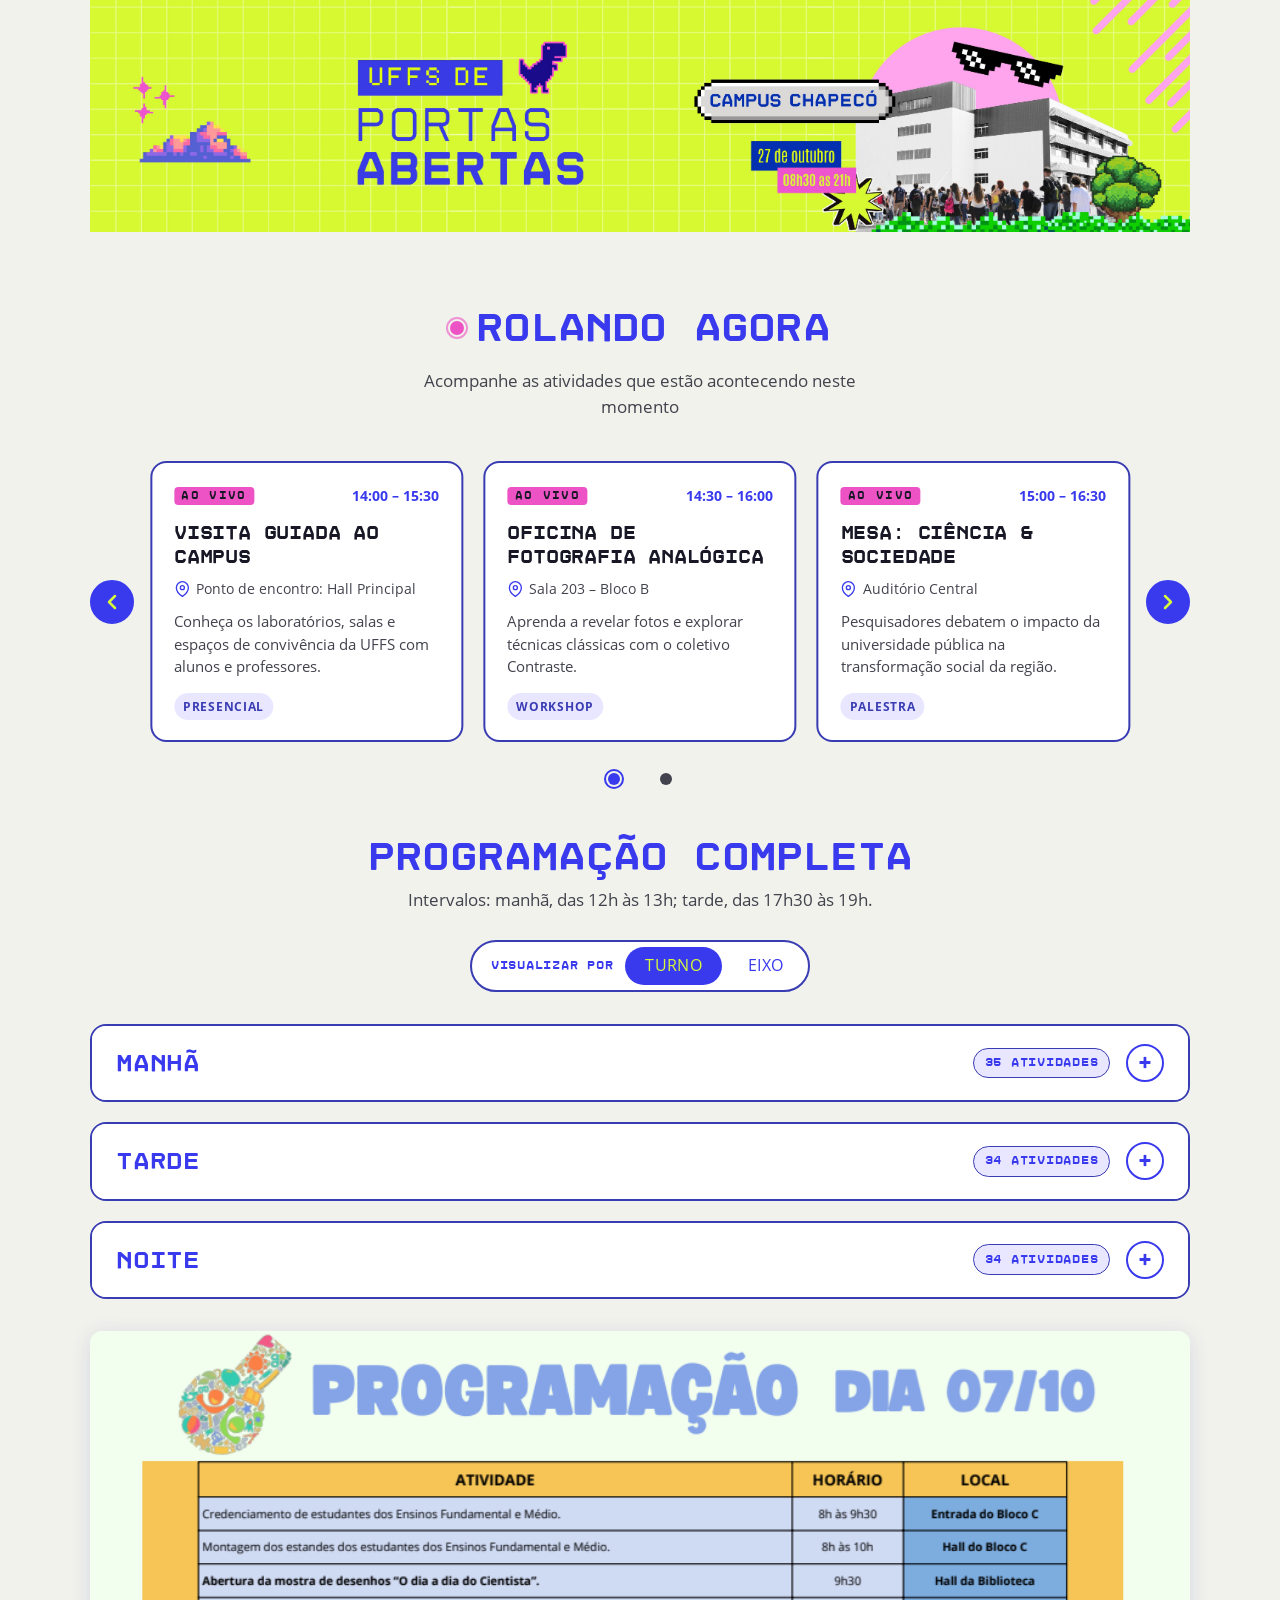
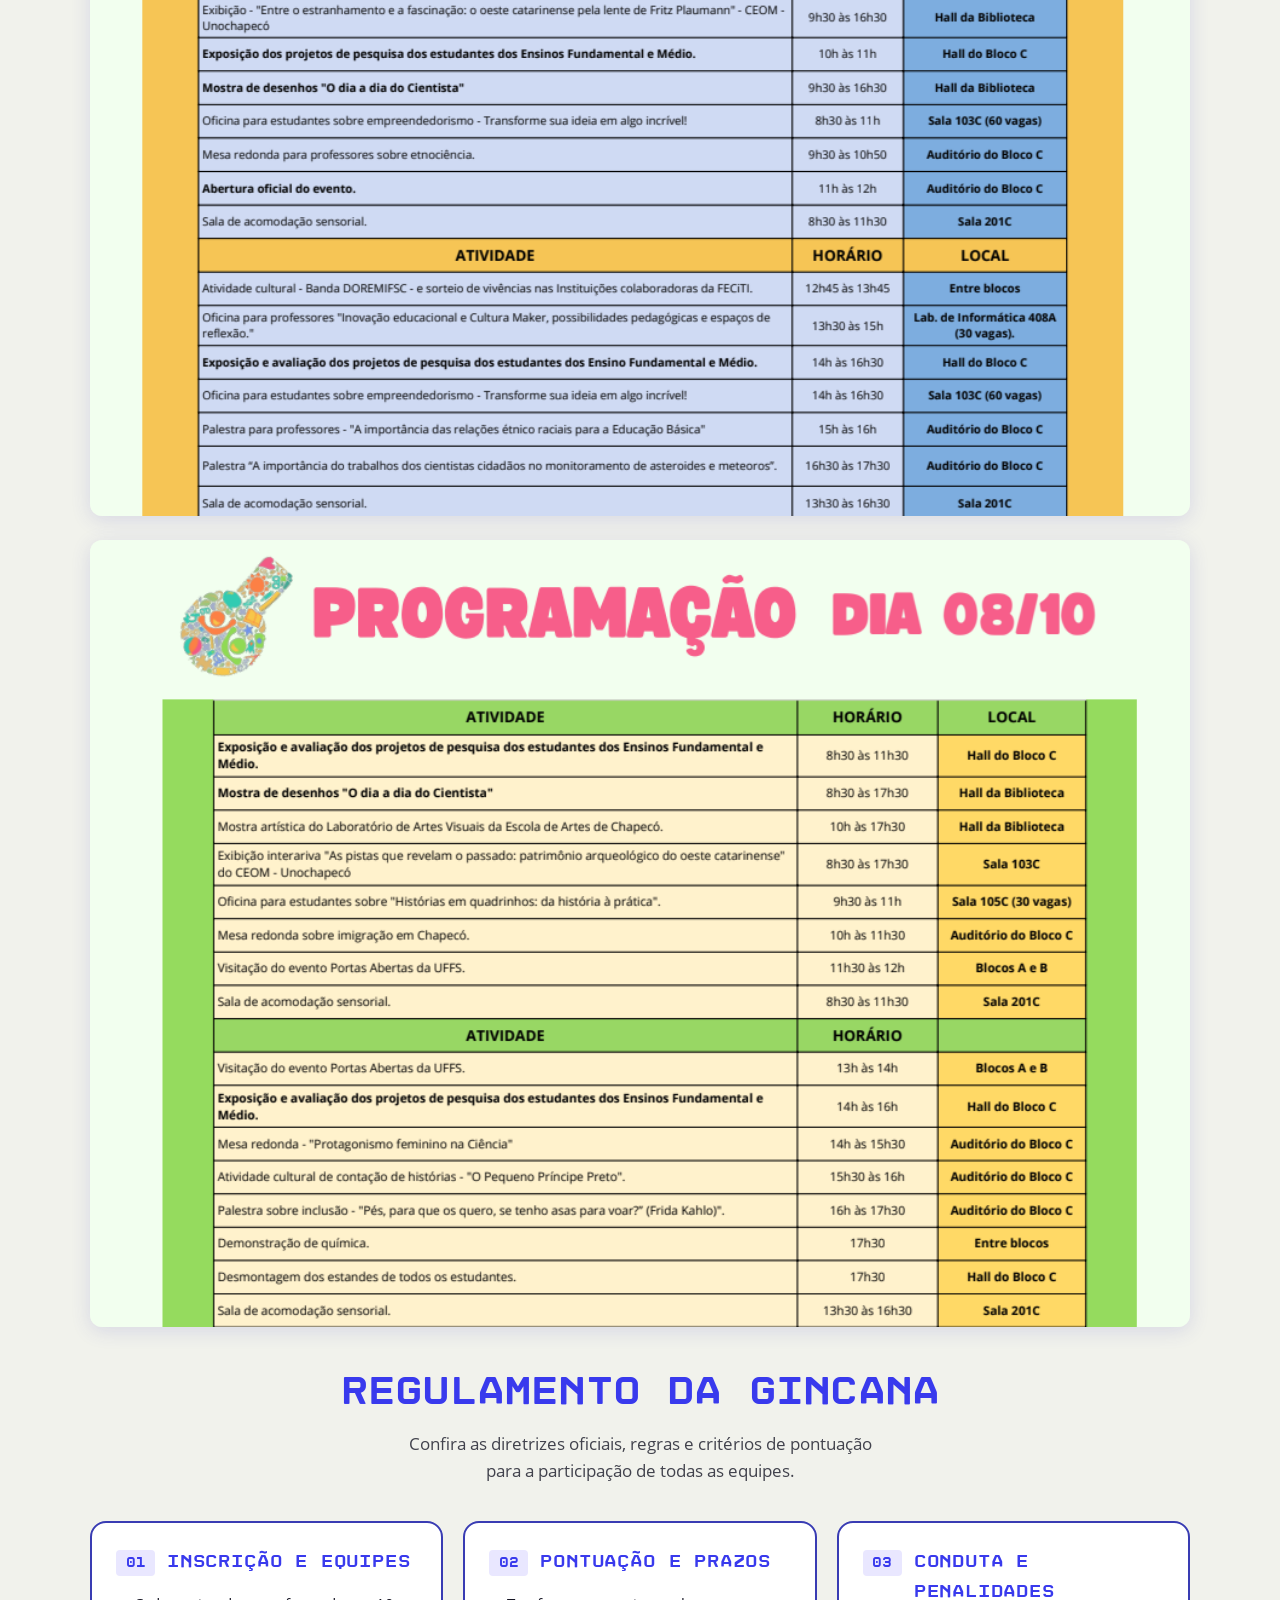
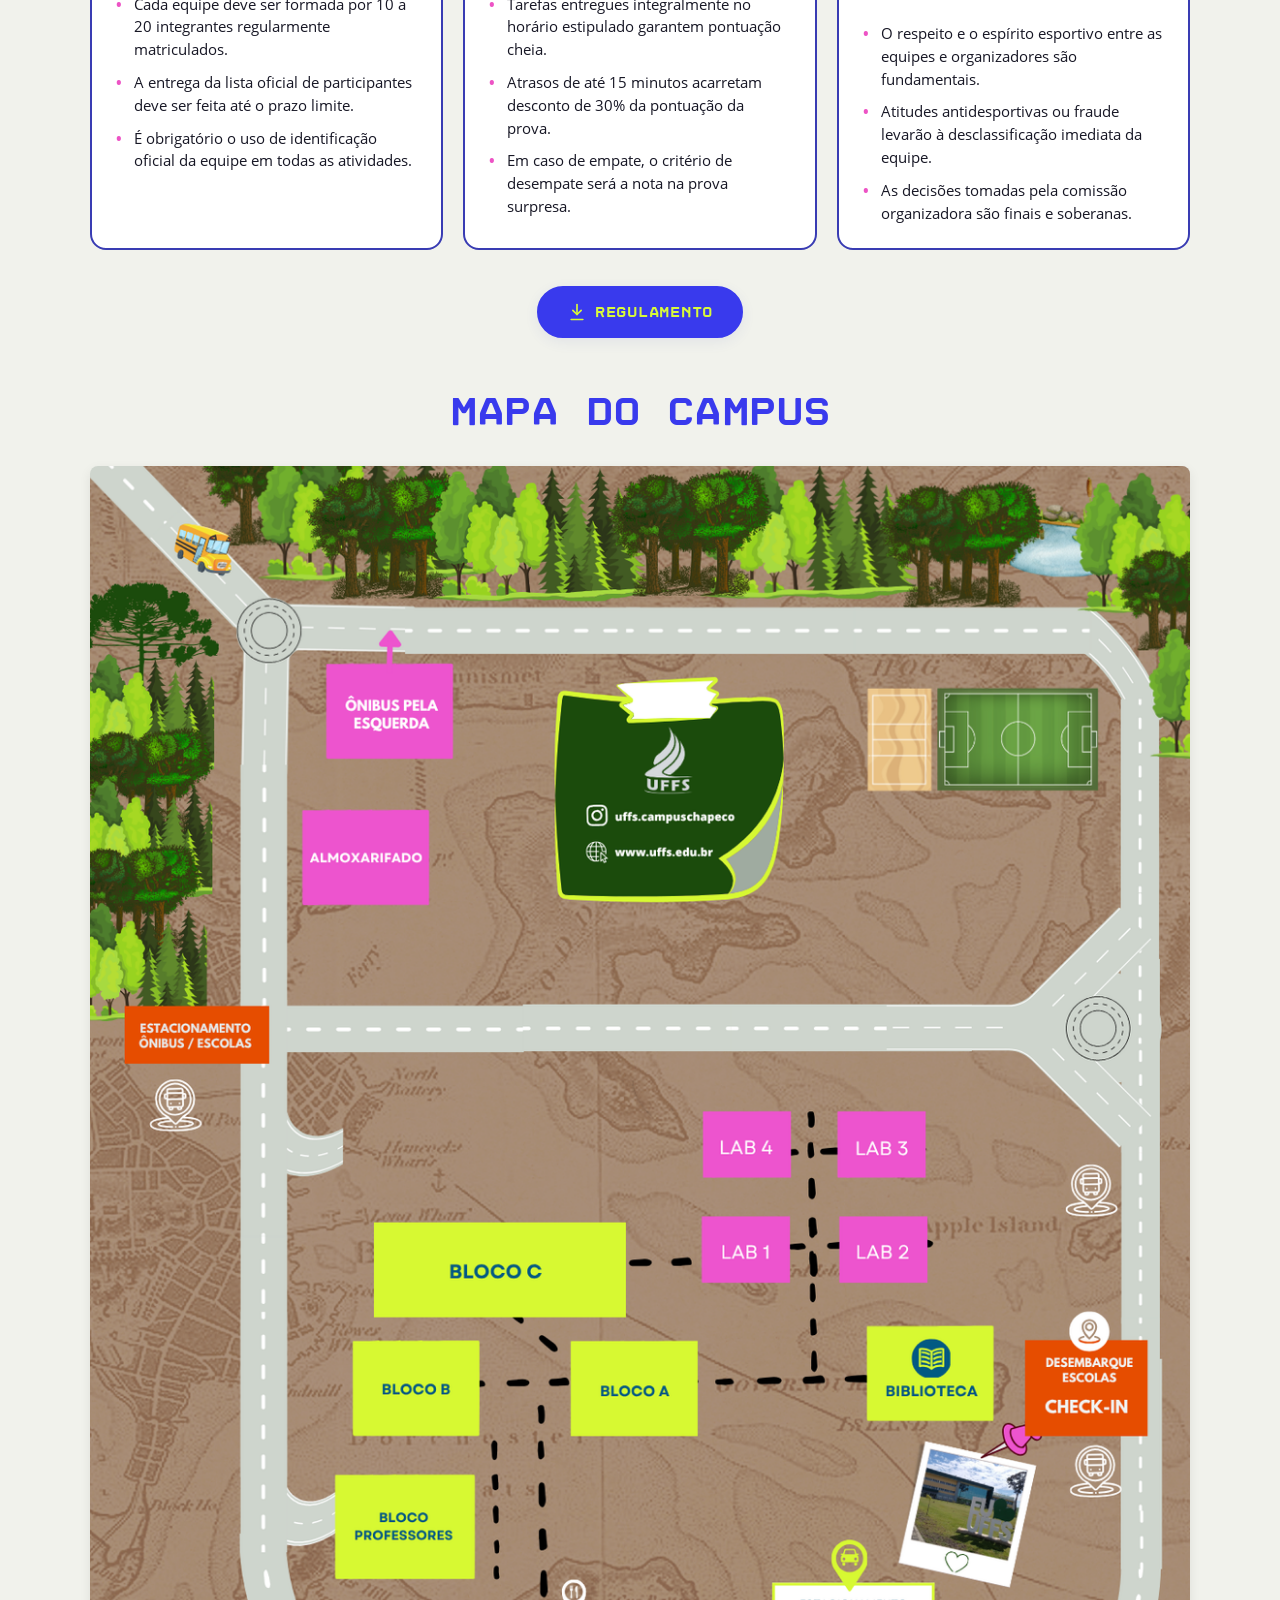
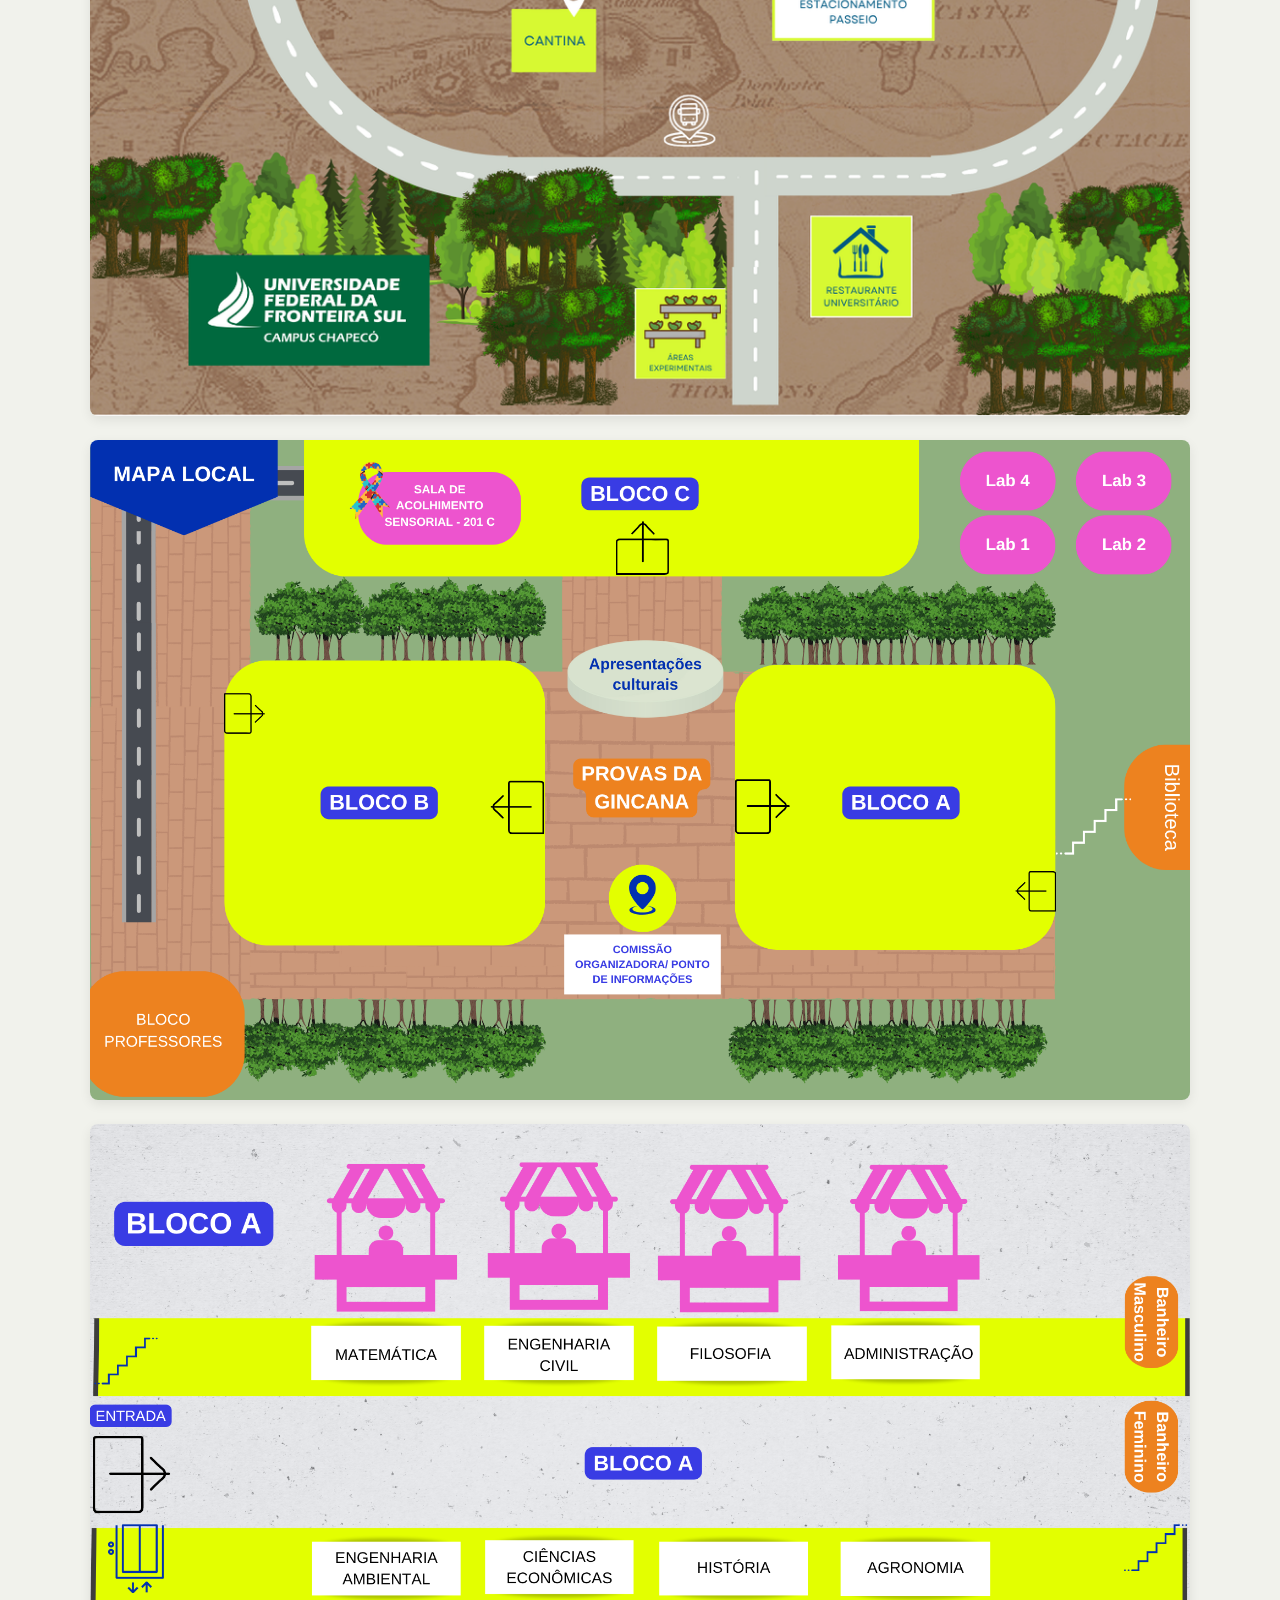
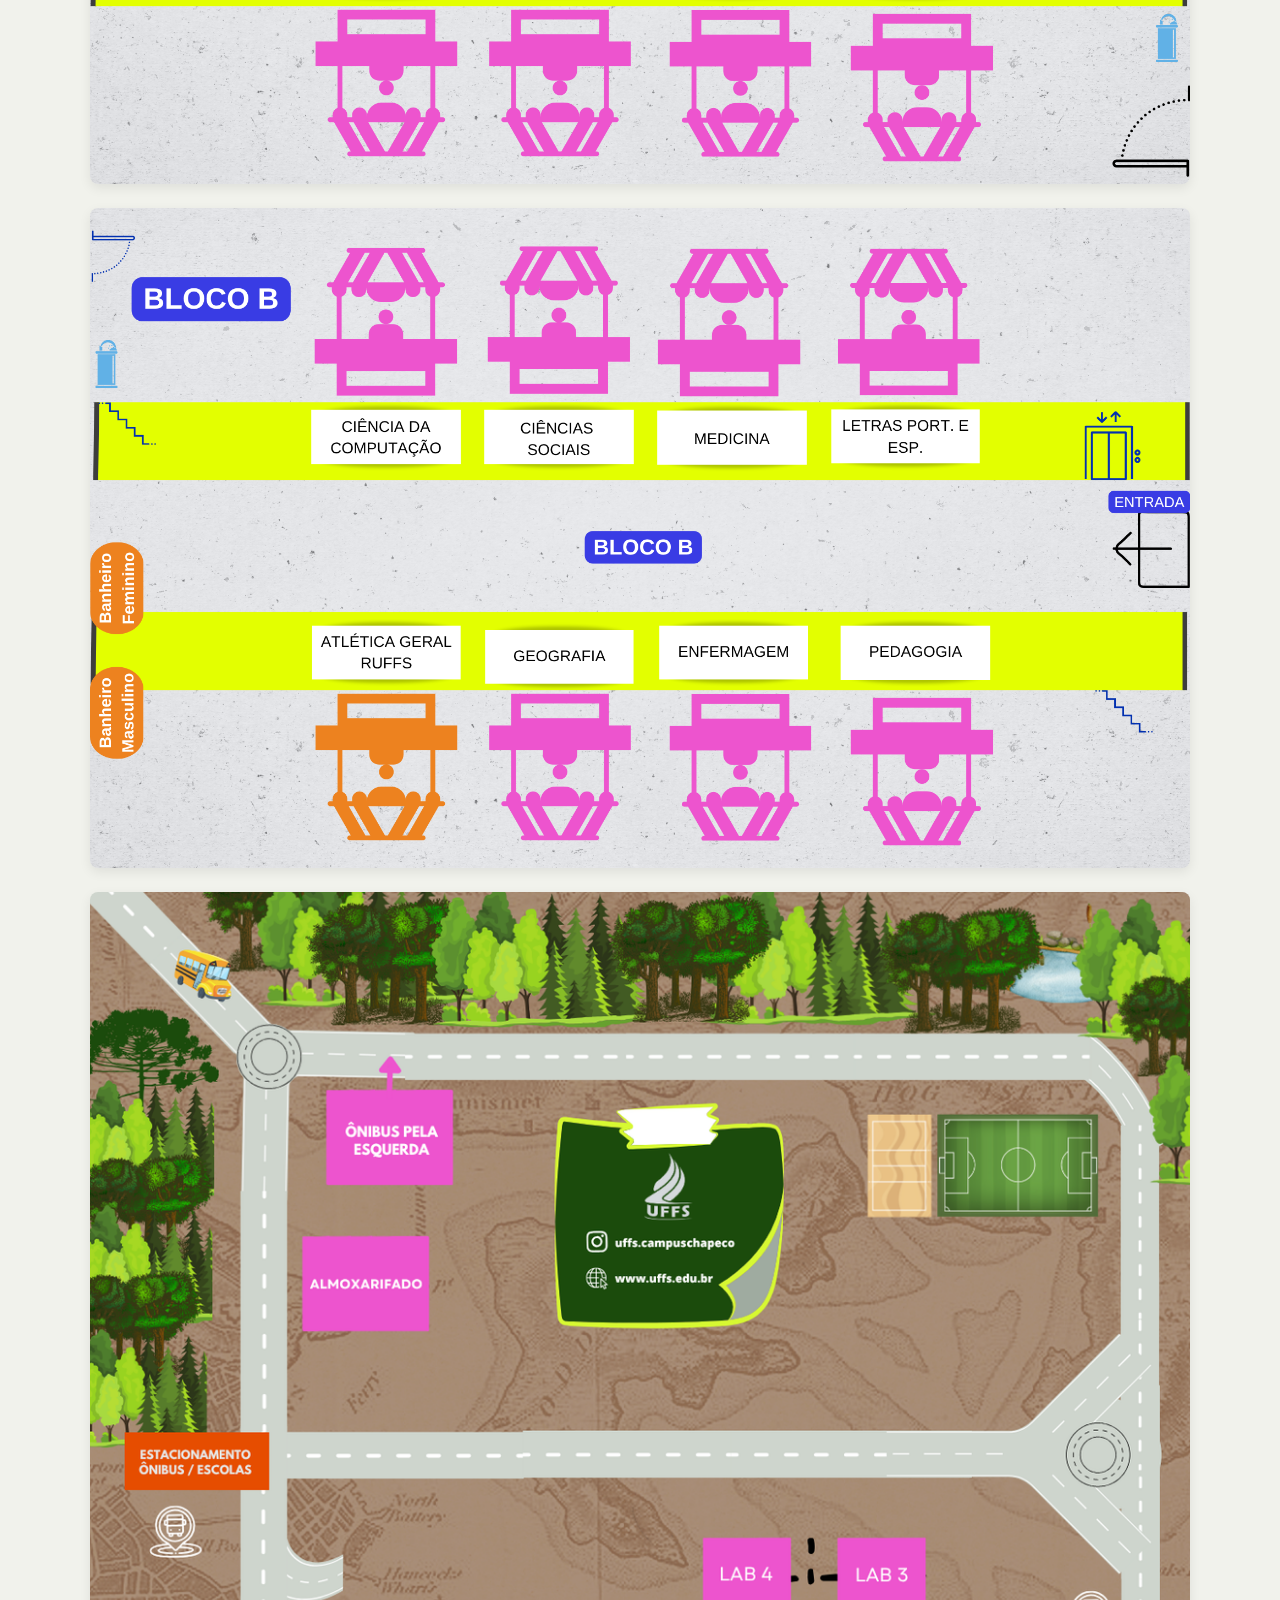
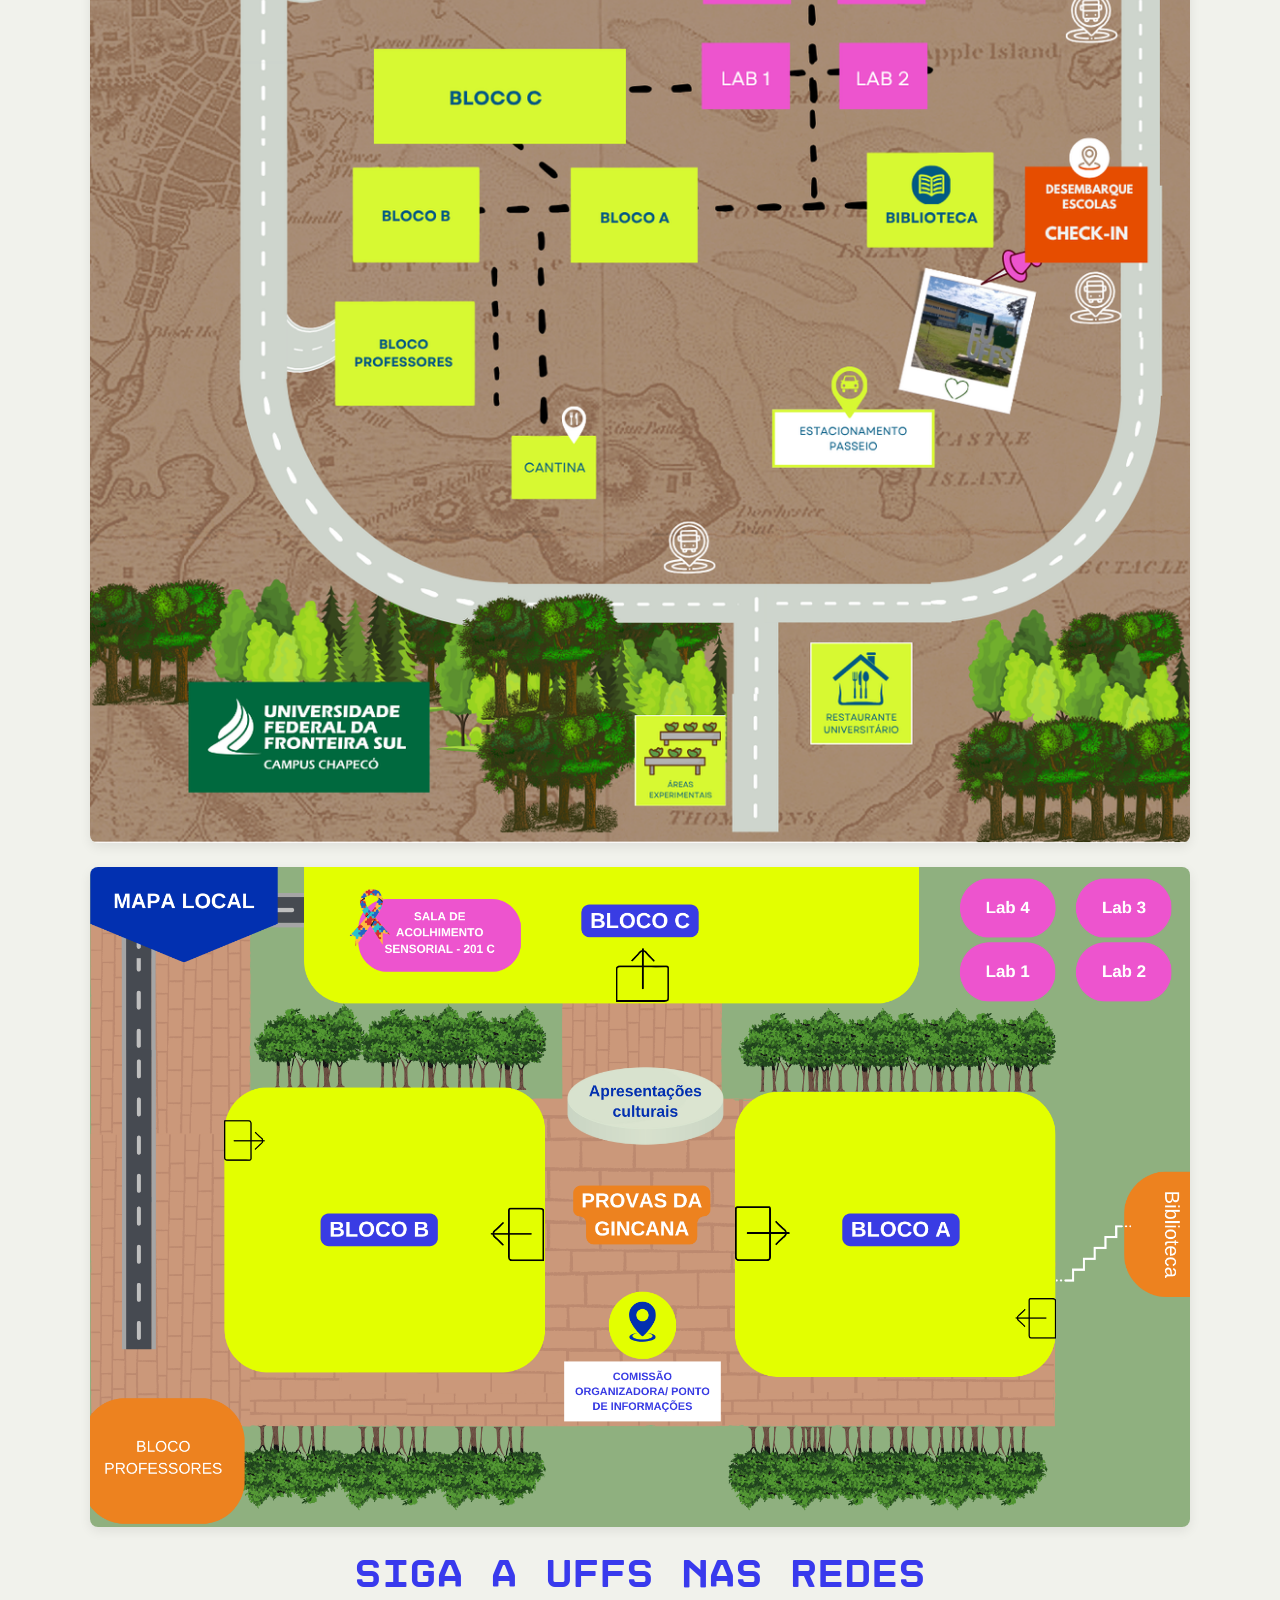
<file: frontend/index.html>
<!DOCTYPE html>
<html lang="pt-BR" data-theme="standard">

<head>
  <meta charset="UTF-8">
  <meta name="viewport" content="width=device-width, initial-scale=1.0">
  <title>UFFS de Portas Abertas</title>
  <meta name="author" content="UFFS de Portas Abertas — Contraste">
  <meta name="description"
    content="Confira a programação, as atividades e o regulamento do UFFS de Portas Abertas no Campus Chapecó.">
  <link rel="canonical" href="/">

  <meta property="og:locale" content="pt_BR">
  <meta property="og:type" content="website">
  <meta property="og:site_name" content="UFFS de Portas Abertas">
  <meta property="og:title" content="UFFS de Portas Abertas — Campus Chapecó">
  <meta property="og:description"
    content="Confira a programação, as atividades e o regulamento do UFFS de Portas Abertas no Campus Chapecó.">
  <meta property="og:url" content="/">
  <meta property="og:image" content="/static/assets/images/hero-desktop.jpg">
  <meta property="og:image:type" content="image/jpeg">
  <meta property="og:image:width" content="5938">
  <meta property="og:image:height" content="1250">
  <meta property="og:image:alt" content="Banner do UFFS de Portas Abertas no Campus Chapecó">

  <meta name="twitter:card" content="summary_large_image">
  <meta name="twitter:title" content="UFFS de Portas Abertas — Campus Chapecó">
  <meta name="twitter:description"
    content="Confira a programação, as atividades e o regulamento do UFFS de Portas Abertas no Campus Chapecó.">
  <meta name="twitter:image" content="/static/assets/images/hero-desktop.jpg">
  <meta name="twitter:image:alt" content="Banner do UFFS de Portas Abertas no Campus Chapecó">
  <link rel="stylesheet" href="static/css/fonts.css">
  <link rel="stylesheet" href="static/css/tokens.css">
  <link rel="stylesheet" href="static/css/main.css">
  <link rel="stylesheet" href="./static/css/schedule.css">
  <link rel="stylesheet" href="./static/css/map.css">
</head>

<body>

  <header class="banner" role="banner" aria-label="UFFS de Portas Abertas">
    <h1 class="visually-hidden">UFFS de Portas Abertas</h1>
    <picture class="hero-picture">
      <source media="(max-width: 600px)" srcset="static/assets/images/hero-mobile.png" width="1080" height="437">
      <img class="hero-image" src="static/assets/images/hero-desktop.jpg" width="5938" height="1250"
        alt="Campus Chapecó. 27 de outubro, das 08h30 às 21h." fetchpriority="high">
    </picture>
  </header>

  <main>
    <!-- ========== SEÇÃO ROLANDO AGORA ========== -->
    <section class="now-section" aria-labelledby="now-title">
      <div class="section-header">
        <h2 id="now-title" class="section-title">
          <span class="live-dot" aria-hidden="true"></span>
          Rolando agora
        </h2>
        <p class="section-subtitle">Acompanhe as atividades que estão acontecendo neste momento</p>
      </div>

      <div class="carousel-stage">
        <div class="carousel-wrapper">
          <button class="carousel-btn prev" aria-label="Atividade anterior" type="button">
            <svg width="24" height="24" viewBox="0 0 24 24" fill="none" stroke="currentColor" stroke-width="2.5"
              stroke-linecap="round" stroke-linejoin="round">
              <polyline points="15 18 9 12 15 6"></polyline>
            </svg>
          </button>

          <div class="carousel" role="region" aria-label="Carrossel de atividades ao vivo" tabindex="0">
            <div class="carousel-track">

              <!-- Card 1 -->
              <article class="activity-card">
                <div class="card-top">
                  <span class="status-badge live">AO VIVO</span>
                  <span class="card-time">14:00 – 15:30</span>
                </div>
                <h3 class="card-title">Visita guiada ao Campus</h3>
                <p class="card-location">
                  <svg width="16" height="16" viewBox="0 0 24 24" fill="none" stroke="currentColor" stroke-width="2">
                    <path d="M21 10c0 7-9 13-9 13s-9-6-9-13a9 9 0 0 1 18 0z"></path>
                    <circle cx="12" cy="10" r="3"></circle>
                  </svg>
                  Ponto de encontro: Hall Principal
                </p>
                <p class="card-desc">Conheça os laboratórios, salas e espaços de convivência da UFFS com alunos e
                  professores.</p>
                <div class="card-footer">
                  <span class="card-tag">Presencial</span>
                </div>
              </article>

              <!-- Card 2 -->
              <article class="activity-card">
                <div class="card-top">
                  <span class="status-badge live">AO VIVO</span>
                  <span class="card-time">14:30 – 16:00</span>
                </div>
                <h3 class="card-title">Oficina de Fotografia Analógica</h3>
                <p class="card-location">
                  <svg width="16" height="16" viewBox="0 0 24 24" fill="none" stroke="currentColor" stroke-width="2">
                    <path d="M21 10c0 7-9 13-9 13s-9-6-9-13a9 9 0 0 1 18 0z"></path>
                    <circle cx="12" cy="10" r="3"></circle>
                  </svg>
                  Sala 203 – Bloco B
                </p>
                <p class="card-desc">Aprenda a revelar fotos e explorar técnicas clássicas com o coletivo Contraste.</p>
                <div class="card-footer">
                  <span class="card-tag">Workshop</span>
                </div>
              </article>

              <!-- Card 3 -->
              <article class="activity-card">
                <div class="card-top">
                  <span class="status-badge live">AO VIVO</span>
                  <span class="card-time">15:00 – 16:30</span>
                </div>
                <h3 class="card-title">Mesa: Ciência & Sociedade</h3>
                <p class="card-location">
                  <svg width="16" height="16" viewBox="0 0 24 24" fill="none" stroke="currentColor" stroke-width="2">
                    <path d="M21 10c0 7-9 13-9 13s-9-6-9-13a9 9 0 0 1 18 0z"></path>
                    <circle cx="12" cy="10" r="3"></circle>
                  </svg>
                  Auditório Central
                </p>
                <p class="card-desc">Pesquisadores debatem o impacto da universidade pública na transformação social da
                  região.</p>
                <div class="card-footer">
                  <span class="card-tag">Palestra</span>
                </div>
              </article>

              <!-- Card 4 -->
              <article class="activity-card">
                <div class="card-top">
                  <span class="status-badge soon">EM BREVE</span>
                  <span class="card-time">16:00 – 17:00</span>
                </div>
                <h3 class="card-title">Show de Talentos UFFS</h3>
                <p class="card-location">
                  <svg width="16" height="16" viewBox="0 0 24 24" fill="none" stroke="currentColor" stroke-width="2">
                    <path d="M21 10c0 7-9 13-9 13s-9-6-9-13a9 9 0 0 1 18 0z"></path>
                    <circle cx="12" cy="10" r="3"></circle>
                  </svg>
                  Área de Convivência
                </p>
                <p class="card-desc">Apresentações musicais, teatro e performances dos estudantes do campus.</p>
                <div class="card-footer">
                  <span class="card-tag">Cultural</span>
                </div>
              </article>

              <!-- Card 5 -->
              <article class="activity-card">
                <div class="card-top">
                  <span class="status-badge live">AO VIVO</span>
                  <span class="card-time">14:00 – 17:00</span>
                </div>
                <h3 class="card-title">Feira de Projetos de Extensão</h3>
                <p class="card-location">
                  <svg width="16" height="16" viewBox="0 0 24 24" fill="none" stroke="currentColor" stroke-width="2">
                    <path d="M21 10c0 7-9 13-9 13s-9-6-9-13a9 9 0 0 1 18 0z"></path>
                    <circle cx="12" cy="10" r="3"></circle>
                  </svg>
                  Pátio Externo
                </p>
                <p class="card-desc">Conheça os projetos que a universidade desenvolve junto à comunidade.</p>
                <div class="card-footer">
                  <span class="card-tag">Exposição</span>
                </div>
              </article>

            </div>
          </div>

          <button class="carousel-btn next" aria-label="Próxima atividade" type="button">
            <svg width="24" height="24" viewBox="0 0 24 24" fill="none" stroke="currentColor" stroke-width="2.5"
              stroke-linecap="round" stroke-linejoin="round">
              <polyline points="9 18 15 12 9 6"></polyline>
            </svg>
          </button>
        </div>

        <!-- Indicadores (dots) -->
        <div class="carousel-dots" role="group" aria-label="Navegação do carrossel"></div>
      </div>
    </section>

    <!-- ========== SEÇÃO PROGRAMAÇÃO COMPLETA ========== -->
    <section id="complete-program" data-section="complete-program" data-animate="" class="is-visible">
      <div data-schedule-status="" role="status" aria-live="polite"></div>
      <div data-schedule-root="" data-schedule-mount="complete-program" aria-busy="false">
        <article class="schedule-section schedule-section--complete-program" data-schedule-section="complete-program"
          aria-labelledby="schedule-heading-1">
          <h2 class="schedule-section__title" id="schedule-heading-1">Programação completa</h2>
          <p class="schedule-section__description">Intervalos: manhã, das 12h às 13h; tarde, das 17h30 às 19h.</p>

          <div class="schedule-view-selector" role="radiogroup" aria-label="Visualizar por">
            <span class="schedule-view-selector__label">Visualizar por</span>
            <button type="button" class="schedule-view-selector__option" role="radio" data-schedule-view="shift"
              aria-checked="true" tabindex="0">Turno</button>
            <button type="button" class="schedule-view-selector__option" role="radio"
              data-schedule-view="knowledge-axis" aria-checked="false" tabindex="-1">Eixo</button>
          </div>

          <div class="schedule-view-groups">
            <!-- Turno: Manhã -->
            <details class="schedule-view-group" data-schedule-view-group="morning" data-schedule-group="morning"
              aria-labelledby="schedule-heading-81">
              <summary class="schedule-view-group__summary">
                <h3 class="schedule-group__title" id="schedule-heading-81">Manhã<span
                    class="schedule-view-group__count"> 35 atividades</span></h3>
              </summary>
              <div class="schedule-view-group__content">
                <section class="schedule-course" data-schedule-course="general-activities"
                  aria-labelledby="schedule-heading-82">
                  <h4 class="schedule-course__title" id="schedule-heading-82">Atividades gerais</h4>
                  <ul class="schedule-list">
                    <li id="schedule-item-shift-morning-145" class="schedule-item schedule-view-item"
                      data-schedule-item="general-recepcao-nos-auditorios-dos-blocos-a-e-b-das-8h30-as-21h"
                      data-source-schedule-item="general-recepcao-nos-auditorios-dos-blocos-a-e-b-das-8h30-as-21h"
                      data-schedule-finalized="false">
                      <p class="schedule-item__course" data-schedule-item-course="">Atividades gerais</p>
                      <h5 class="schedule-item__title">Recepção nos Auditórios dos Blocos A e B, das 8h30 às 21h</h5>
                      <p class="schedule-item__description">Breve apresentação da UFFS e</p>
                      <p class="schedule-session"><time datetime="08:30">8h30</time><span> às </span><time
                          datetime="21:00">21h</time><br><span class="schedule-session__location">Auditórios dos Blocos
                          A e B</span></p>
                    </li>
                  </ul>
                </section>

                <section class="schedule-course" data-schedule-course="administracao"
                  aria-labelledby="schedule-heading-83">
                  <h4 class="schedule-course__title" id="schedule-heading-83">ADMINISTRAÇÃO</h4>
                  <ul class="schedule-list">
                    <li id="schedule-item-shift-morning-146" class="schedule-item schedule-view-item"
                      data-schedule-item="administracao-voz-e-acao-conhecendo-o-curso-de-administracao"
                      data-source-schedule-item="administracao-voz-e-acao-conhecendo-o-curso-de-administracao"
                      data-schedule-finalized="false">
                      <p class="schedule-item__course" data-schedule-item-course="">ADMINISTRAÇÃO</p>
                      <h5 class="schedule-item__title">Voz e Ação: conhecendo o curso de Administração</h5>
                      <p class="schedule-item__description">Visita e explicação sobre o espaço maker e estúdio de
                        podcast</p>
                      <p class="schedule-session"><time datetime="08:30">8h30</time><span> às </span><time
                          datetime="12:00">12h</time><br><span class="schedule-session__location">Bloco A - Sala
                          105</span></p>
                    </li>
                    <li id="schedule-item-shift-morning-147" class="schedule-item schedule-view-item"
                      data-schedule-item="administracao-oficina-de-comunicacao-e-oratoria"
                      data-source-schedule-item="administracao-oficina-de-comunicacao-e-oratoria"
                      data-schedule-finalized="false">
                      <p class="schedule-item__course" data-schedule-item-course="">ADMINISTRAÇÃO</p>
                      <h5 class="schedule-item__title">Oficina de Comunicação e Oratória</h5>
                      <p class="schedule-item__description">Técnicas de comunicação e boa oratória</p>
                      <p class="schedule-session"><time datetime="09:30">9h30</time><span> às </span><time
                          datetime="21:00">21h</time><br><span class="schedule-session__location">Bloco A - Sala
                          103</span></p>
                    </li>
                    <li id="schedule-item-shift-morning-148" class="schedule-item schedule-view-item"
                      data-schedule-item="administracao-pitch-relampago-e-quiz"
                      data-source-schedule-item="administracao-pitch-relampago-e-quiz" data-schedule-finalized="false">
                      <p class="schedule-item__course" data-schedule-item-course="">ADMINISTRAÇÃO</p>
                      <h5 class="schedule-item__title">Pitch Relâmpago e Quiz</h5>
                      <p class="schedule-item__description">Quiz sobre a profissão de Administrador e simulação de
                        Startup</p>
                      <p class="schedule-session"><time datetime="08:30">8h30</time><span> às </span><time
                          datetime="12:00">12h</time><br><span class="schedule-session__location">Bloco A - Sala
                          106</span></p>
                    </li>
                  </ul>
                </section>

                <section class="schedule-course" data-schedule-course="agronomia" aria-labelledby="schedule-heading-84">
                  <h4 class="schedule-course__title" id="schedule-heading-84">AGRONOMIA</h4>
                  <ul class="schedule-list">
                    <li id="schedule-item-shift-morning-149" class="schedule-item schedule-view-item"
                      data-schedule-item="agronomia-apresentacao-do-curso-de-agronomia"
                      data-source-schedule-item="agronomia-apresentacao-do-curso-de-agronomia"
                      data-schedule-finalized="false">
                      <p class="schedule-item__course" data-schedule-item-course="">AGRONOMIA</p>
                      <h5 class="schedule-item__title">Apresentação do curso de Agronomia</h5>
                      <p class="schedule-item__description">Apresentação de diferentes atividades e áreas de atuação do
                        profissional de Agronomia</p>
                      <p class="schedule-session"><time datetime="08:30">8h30</time><span> às </span><time
                          datetime="21:00">21h</time><br><span class="schedule-session__location">Bloco A - Sala
                          203</span></p>
                    </li>
                    <li id="schedule-item-shift-morning-150" class="schedule-item schedule-view-item"
                      data-schedule-item="agronomia-visitacao-ao-laboratorio-de-lupas-luparia"
                      data-source-schedule-item="agronomia-visitacao-ao-laboratorio-de-lupas-luparia"
                      data-schedule-finalized="false">
                      <p class="schedule-item__course" data-schedule-item-course="">AGRONOMIA</p>
                      <h5 class="schedule-item__title">Visitação ao laboratório de Lupas (Luparia)</h5>
                      <p class="schedule-item__description">Demonstração/observação de estruturas vegetais, insetos e
                        rochas (Lupas e Microscópios)</p>
                      <p class="schedule-session"><time datetime="08:30">8h30</time><span> às </span><time
                          datetime="12:00">12h</time><br><span class="schedule-session__location">LAB 04 - Sala
                          102</span></p>
                    </li>
                    <li id="schedule-item-shift-morning-151" class="schedule-item schedule-view-item"
                      data-schedule-item="agronomia-maquinas-agricolas"
                      data-source-schedule-item="agronomia-maquinas-agricolas" data-schedule-finalized="false">
                      <p class="schedule-item__course" data-schedule-item-course="">AGRONOMIA</p>
                      <h5 class="schedule-item__title">Máquinas Agrícolas</h5>
                      <p class="schedule-item__description">Apresentação de máquinas e implementos agrícolas utilizados
                        nas atividades práticas, na área experimental.</p>
                      <p class="schedule-session"><time datetime="08:30">8h30</time><span> às </span><time
                          datetime="21:00">21h</time><br><span class="schedule-session__location">Estacionamento em
                          frente à Cantina</span></p>
                    </li>
                  </ul>
                </section>

                <section class="schedule-course" data-schedule-course="ciencia-da-computacao"
                  aria-labelledby="schedule-heading-85">
                  <h4 class="schedule-course__title" id="schedule-heading-85">CIÊNCIA DA COMPUTAÇÃO</h4>
                  <ul class="schedule-list">
                    <li id="schedule-item-shift-morning-152" class="schedule-item schedule-view-item"
                      data-schedule-item="ciencia-da-computacao-oficina-de-circuitos"
                      data-source-schedule-item="ciencia-da-computacao-oficina-de-circuitos"
                      data-schedule-finalized="false">
                      <p class="schedule-item__course" data-schedule-item-course="">CIÊNCIA DA COMPUTAÇÃO</p>
                      <h5 class="schedule-item__title">Oficina de Circuitos</h5>
                      <p class="schedule-item__description">Desafios Interativos da Computação</p>
                      <p class="schedule-session"><time datetime="08:30">8h30</time><span> às </span><time
                          datetime="21:00">21h</time><br><span class="schedule-session__location">Bloco B - Sala
                          409</span></p>
                    </li>
                    <li id="schedule-item-shift-morning-153" class="schedule-item schedule-view-item"
                      data-schedule-item="ciencia-da-computacao-oficina-de-programacao"
                      data-source-schedule-item="ciencia-da-computacao-oficina-de-programacao"
                      data-schedule-finalized="false">
                      <p class="schedule-item__course" data-schedule-item-course="">CIÊNCIA DA COMPUTAÇÃO</p>
                      <h5 class="schedule-item__title">Oficina de Programação</h5>
                      <p class="schedule-item__description">Desafios de Lógica de Programação</p>
                      <p class="schedule-session"><time datetime="08:30">8h30</time><span> às </span><time
                          datetime="21:00">21h</time><br><span class="schedule-session__location">Bloco B - Sala
                          405</span></p>
                    </li>
                  </ul>
                </section>

                <section class="schedule-course" data-schedule-course="ciencias-economicas"
                  aria-labelledby="schedule-heading-86">
                  <h4 class="schedule-course__title" id="schedule-heading-86">CIÊNCIAS ECONÔMICAS</h4>
                  <ul class="schedule-list">
                    <li id="schedule-item-shift-morning-154" class="schedule-item schedule-view-item"
                      data-schedule-item="ciencias-economicas-apresentacao-do-curso-de-ciencias-economicas"
                      data-source-schedule-item="ciencias-economicas-apresentacao-do-curso-de-ciencias-economicas"
                      data-schedule-finalized="false">
                      <p class="schedule-item__course" data-schedule-item-course="">CIÊNCIAS ECONÔMICAS</p>
                      <h5 class="schedule-item__title">Apresentação do curso de Ciências Econômicas</h5>
                      <p class="schedule-item__description">Apresentação dos projetos de extensão de Educação
                        Financeira, Índice de Inflação em Chapecó e Região e de Gestão Ambiental</p>
                      <p class="schedule-session"><time datetime="08:30">8h30</time><span> às </span><time
                          datetime="21:00">21h</time><br><span class="schedule-session__location">Bloco A - Sala
                          204</span></p>
                    </li>
                    <li id="schedule-item-shift-morning-155" class="schedule-item schedule-view-item"
                      data-schedule-item="ciencias-economicas-observatorio-do-mercado-financeiro"
                      data-source-schedule-item="ciencias-economicas-observatorio-do-mercado-financeiro"
                      data-schedule-finalized="false">
                      <p class="schedule-item__course" data-schedule-item-course="">CIÊNCIAS ECONÔMICAS</p>
                      <h5 class="schedule-item__title">Observatório do Mercado Financeiro</h5>
                      <p class="schedule-item__description">Apresentação dos indicadores do Mercado Financeiro e da
                        Bolsa de Valores</p>
                      <p class="schedule-session"><time datetime="08:30">8h30</time><span> às </span><time
                          datetime="12:00">12h</time><br><span class="schedule-session__location">Bloco A - Sala 408
                          Lab. de informática</span></p>
                    </li>
                  </ul>
                </section>

                <section class="schedule-course" data-schedule-course="enfermagem"
                  aria-labelledby="schedule-heading-87">
                  <h4 class="schedule-course__title" id="schedule-heading-87">ENFERMAGEM</h4>
                  <ul class="schedule-list">
                    <li id="schedule-item-shift-morning-156" class="schedule-item schedule-view-item"
                      data-schedule-item="enfermagem-oficina-sobre-atendimento-a-parada-cardiorrespiratoria"
                      data-source-schedule-item="enfermagem-oficina-sobre-atendimento-a-parada-cardiorrespiratoria"
                      data-schedule-finalized="false">
                      <p class="schedule-item__course" data-schedule-item-course="">ENFERMAGEM</p>
                      <h5 class="schedule-item__title">Oficina sobre atendimento à parada cardiorrespiratória</h5>
                      <p class="schedule-session"><time datetime="08:30">8h30</time><span> às </span><time
                          datetime="21:00">21h</time><br><span class="schedule-session__location">Bloco Lab. 01 - Sala
                          109 e 110 -Enfermagem</span></p>
                    </li>
                    <li id="schedule-item-shift-morning-157" class="schedule-item schedule-view-item"
                      data-schedule-item="enfermagem-oficina-de-atendimento-a-ovace-e-atendimento-a-crise-convulsiva"
                      data-source-schedule-item="enfermagem-oficina-de-atendimento-a-ovace-e-atendimento-a-crise-convulsiva"
                      data-schedule-finalized="false">
                      <p class="schedule-item__course" data-schedule-item-course="">ENFERMAGEM</p>
                      <h5 class="schedule-item__title">Oficina de atendimento a OVACE e atendimento à crise convulsiva
                      </h5>
                      <p class="schedule-session"><time datetime="08:30">8h30</time><span> às </span><time
                          datetime="21:00">21h</time><br><span class="schedule-session__location">Bloco Lab. 01 - Sala
                          109 e 110 -Enfermagem</span></p>
                    </li>
                    <li id="schedule-item-shift-morning-158" class="schedule-item schedule-view-item"
                      data-schedule-item="enfermagem-afericao-de-pressao-arterial"
                      data-source-schedule-item="enfermagem-afericao-de-pressao-arterial"
                      data-schedule-finalized="false">
                      <p class="schedule-item__course" data-schedule-item-course="">ENFERMAGEM</p>
                      <h5 class="schedule-item__title">Aferição de pressão arterial</h5>
                      <p class="schedule-session"><time datetime="08:30">8h30</time><span> às </span><time
                          datetime="21:00">21h</time><br><span class="schedule-session__location">Bloco B - Sala
                          109</span></p>
                    </li>
                  </ul>
                </section>

                <section class="schedule-course" data-schedule-course="engenharia-ambiental"
                  aria-labelledby="schedule-heading-88">
                  <h4 class="schedule-course__title" id="schedule-heading-88">ENGENHARIA AMBIENTAL</h4>
                  <ul class="schedule-list">
                    <li id="schedule-item-shift-morning-159" class="schedule-item schedule-view-item"
                      data-schedule-item="engenharia-ambiental-apresentacao-do-curso-de-engenharia-ambiental"
                      data-source-schedule-item="engenharia-ambiental-apresentacao-do-curso-de-engenharia-ambiental"
                      data-schedule-finalized="false">
                      <p class="schedule-item__course" data-schedule-item-course="">ENGENHARIA AMBIENTAL</p>
                      <h5 class="schedule-item__title">Apresentação do curso de Engenharia Ambiental</h5>
                      <p class="schedule-item__description">Apresentação do curso com vídeos e quiz</p>
                      <p class="schedule-session"><time datetime="08:30">8h30</time><span> às </span><time
                          datetime="21:00">21h</time><br><span class="schedule-session__location">Bloco A - Sala
                          201</span></p>
                    </li>
                    <li id="schedule-item-shift-morning-160" class="schedule-item schedule-view-item"
                      data-schedule-item="engenharia-ambiental-experimentos-exposicao"
                      data-source-schedule-item="engenharia-ambiental-experimentos-exposicao"
                      data-schedule-finalized="false">
                      <p class="schedule-item__course" data-schedule-item-course="">ENGENHARIA AMBIENTAL</p>
                      <h5 class="schedule-item__title">Experimentos/Exposição</h5>
                      <p class="schedule-item__description">Serão realizados experimentos: Ensaio de "Jar Test";
                        Bioindicadores de qualidade do solo; Ensaio de Eletrocoagulação; Titulação de água contaminada
                        com ácido; Calha Parshall; Reciclagem de resíduos.</p>
                      <p class="schedule-session"><time datetime="08:30">8h30</time><span> às </span><time
                          datetime="21:00">21h</time><br><span class="schedule-session__location">Bloco A - Sala
                          202</span></p>
                    </li>
                  </ul>
                </section>

                <section class="schedule-course" data-schedule-course="engenharia-civil"
                  aria-labelledby="schedule-heading-89">
                  <h4 class="schedule-course__title" id="schedule-heading-89">ENGENHARIA CIVIL</h4>
                  <ul class="schedule-list">
                    <li id="schedule-item-shift-morning-161" class="schedule-item schedule-view-item"
                      data-schedule-item="engenharia-civil-apresentacao-do-curso-de-engenharia-civil"
                      data-source-schedule-item="engenharia-civil-apresentacao-do-curso-de-engenharia-civil"
                      data-schedule-finalized="false">
                      <p class="schedule-item__course" data-schedule-item-course="">ENGENHARIA CIVIL</p>
                      <h5 class="schedule-item__title">Apresentação do curso de Engenharia Civil</h5>
                      <p class="schedule-item__description">Exposição de materiais e equipamentos; Construção da Ponte
                        de Da Vinci; Ponte de Palito de Picolés.</p>
                      <p class="schedule-session"><time datetime="08:30">8h30</time><span> às </span><time
                          datetime="21:00">21h</time><br><span class="schedule-session__location">Hall do Bloco A</span>
                      </p>
                    </li>
                  </ul>
                </section>

                <section class="schedule-course" data-schedule-course="filosofia" aria-labelledby="schedule-heading-90">
                  <h4 class="schedule-course__title" id="schedule-heading-90">FILOSOFIA</h4>
                  <ul class="schedule-list">
                    <li id="schedule-item-shift-morning-162" class="schedule-item schedule-view-item"
                      data-schedule-item="filosofia-apresentacao-do-curso-de-filosofia"
                      data-source-schedule-item="filosofia-apresentacao-do-curso-de-filosofia"
                      data-schedule-finalized="false">
                      <p class="schedule-item__course" data-schedule-item-course="">FILOSOFIA</p>
                      <h5 class="schedule-item__title">Apresentação do curso de Filosofia</h5>
                      <p class="schedule-session"><time datetime="08:30">8h30</time><span> às </span><time
                          datetime="21:00">21h</time><br><span class="schedule-session__location">Bloco A - Hall</span>
                      </p>
                    </li>
                  </ul>
                </section>

                <section class="schedule-course" data-schedule-course="geografia" aria-labelledby="schedule-heading-91">
                  <h4 class="schedule-course__title" id="schedule-heading-91">GEOGRAFIA</h4>
                  <ul class="schedule-list">
                    <li id="schedule-item-shift-morning-163" class="schedule-item schedule-view-item"
                      data-schedule-item="geografia-experiencias-geografia-2025"
                      data-source-schedule-item="geografia-experiencias-geografia-2025" data-schedule-finalized="false">
                      <p class="schedule-item__course" data-schedule-item-course="">GEOGRAFIA</p>
                      <h5 class="schedule-item__title">Experiências Geografia 2025</h5>
                      <p class="schedule-item__description">Apresentação do curso de Geografia</p>
                      <p class="schedule-session"><time datetime="08:30">8h30</time><span> às </span><time
                          datetime="21:00">21h</time><br><span class="schedule-session__location">Bloco B - Sala
                          105</span></p>
                    </li>
                  </ul>
                </section>

                <section class="schedule-course" data-schedule-course="historia" aria-labelledby="schedule-heading-92">
                  <h4 class="schedule-course__title" id="schedule-heading-92">HISTÓRIA</h4>
                  <ul class="schedule-list">
                    <li id="schedule-item-shift-morning-164" class="schedule-item schedule-view-item"
                      data-schedule-item="historia-exposicao-historia-em-movimento"
                      data-source-schedule-item="historia-exposicao-historia-em-movimento"
                      data-schedule-finalized="false">
                      <p class="schedule-item__course" data-schedule-item-course="">HISTÓRIA</p>
                      <h5 class="schedule-item__title">Exposição “História em Movimento.”</h5>
                      <p class="schedule-item__description">Produções dos laboratórios, projetos de ensino, pesquisa e
                        extensão, PIBID, Residência Pedagógica, iniciação científica, eventos acadêmicos, publicações e
                        memória institucional do curso.</p>
                      <p class="schedule-session"><time datetime="08:30">8h30</time><span> às </span><time
                          datetime="21:00">21h</time><br><span class="schedule-session__location">Bloco A - Sala
                          205</span></p>
                    </li>
                    <li id="schedule-item-shift-morning-165" class="schedule-item schedule-view-item"
                      data-schedule-item="historia-oficina-sobre-fontes-historicas-detetives-do-passado-rastros-da-historia-do-oeste-catarinense"
                      data-source-schedule-item="historia-oficina-sobre-fontes-historicas-detetives-do-passado-rastros-da-historia-do-oeste-catarinense"
                      data-schedule-finalized="false">
                      <p class="schedule-item__course" data-schedule-item-course="">HISTÓRIA</p>
                      <h5 class="schedule-item__title">Oficina sobre fontes históricas: Detetives do Passado - Rastros
                        da História do Oeste Catarinense.</h5>
                      <p class="schedule-item__description">Apresentar a importância das fontes históricas para
                        compreender a formação territorial da região onde vivem. Análise de diferentes tipos de
                        documentos como: mapas antigos e contratos de terras, discutindo o que cada fonte revela e o que
                        silencia o processo histórico.</p>
                      <p class="schedule-session"><time datetime="08:30">8h30</time><span> às </span><time
                          datetime="21:00">21h</time><br><span class="schedule-session__location">Bloco A - Sala
                          208</span></p>
                    </li>
                    <li id="schedule-item-shift-morning-166" class="schedule-item schedule-view-item"
                      data-schedule-item="historia-oficina-fronteiras-quando-a-historia-deixa-pegadas-na-natureza"
                      data-source-schedule-item="historia-oficina-fronteiras-quando-a-historia-deixa-pegadas-na-natureza"
                      data-schedule-finalized="false">
                      <p class="schedule-item__course" data-schedule-item-course="">HISTÓRIA</p>
                      <h5 class="schedule-item__title">Oficina Fronteiras: quando a História deixa pegadas na natureza
                      </h5>
                      <p class="schedule-item__description">A atividade inicia com uma breve introdução sobre o que é a
                        História Ambiental, destacando como ela estuda as relações entre sociedade e natureza ao longo
                        do tempo. Em seguida, os alunos serão desafiados a analisar diferentes acontecimentos históricos
                        e identificar de que maneira esses eventos impactaram o meio ambiente.</p>
                      <p class="schedule-session"><time datetime="09:30">9h30</time><span> às </span><time
                          datetime="21:00">21h</time><br><span class="schedule-session__location">Bloco LAB 2 - Sala
                          103-3</span></p>
                    </li>
                    <li id="schedule-item-shift-morning-167" class="schedule-item schedule-view-item"
                      data-schedule-item="historia-visita-laboratorio-universitario-de-patrimonio-e-arqueologia-lupa"
                      data-source-schedule-item="historia-visita-laboratorio-universitario-de-patrimonio-e-arqueologia-lupa"
                      data-schedule-finalized="false">
                      <p class="schedule-item__course" data-schedule-item-course="">HISTÓRIA</p>
                      <h5 class="schedule-item__title">VISITA Laboratório Universitário de Patrimônio e Arqueologia
                        (LUPA)</h5>
                      <p class="schedule-item__description">Equipamentos e materiais utilizados em pesquisas
                        arqueológicas; O acervo de objetos e vestígios arqueológicos estudados pelo laboratório; As
                        etapas de trabalho arqueológico, desde a coleta em campo até a análise e a conservação.</p>
                      <p class="schedule-session"><time datetime="08:30">8h30</time><span> às </span><time
                          datetime="12:00">12h</time><br><span class="schedule-session__location">Sala 103 - LAB
                          1</span></p>
                    </li>
                  </ul>
                </section>

                <section class="schedule-course" data-schedule-course="letras" aria-labelledby="schedule-heading-93">
                  <h4 class="schedule-course__title" id="schedule-heading-93">LETRAS</h4>
                  <ul class="schedule-list">
                    <li id="schedule-item-shift-morning-168" class="schedule-item schedule-view-item"
                      data-schedule-item="letras-exposicao-do-curso-de-letras"
                      data-source-schedule-item="letras-exposicao-do-curso-de-letras" data-schedule-finalized="false">
                      <p class="schedule-item__course" data-schedule-item-course="">LETRAS</p>
                      <h5 class="schedule-item__title">Exposição do curso de Letras</h5>
                      <p class="schedule-item__description">Apresentação do curso</p>
                      <p class="schedule-session"><time datetime="08:30">8h30</time><span> às </span><time
                          datetime="21:00">21h</time><br><span class="schedule-session__location">Bloco B - Sala
                          206</span></p>
                    </li>
                    <li id="schedule-item-shift-morning-169" class="schedule-item schedule-view-item"
                      data-schedule-item="letras-micro-aula-heterosemanticos"
                      data-source-schedule-item="letras-micro-aula-heterosemanticos" data-schedule-finalized="false">
                      <p class="schedule-item__course" data-schedule-item-course="">LETRAS</p>
                      <h5 class="schedule-item__title">Micro-aula: Heterosemânticos</h5>
                      <p class="schedule-item__description">Confusões que as semelhanças (e as diferenças) podem
                        ocasionar aos falantes de português e espanhol.</p>
                      <p class="schedule-session"><time datetime="09:00">9h</time><span> às </span><time
                          datetime="09:20">9h20</time><br><span class="schedule-session__location">Bloco B - Sala
                          204</span></p>
                    </li>
                    <li id="schedule-item-shift-morning-170" class="schedule-item schedule-view-item"
                      data-schedule-item="letras-musica-e-jogos-em-ple-e-ele"
                      data-source-schedule-item="letras-musica-e-jogos-em-ple-e-ele" data-schedule-finalized="false">
                      <p class="schedule-item__course" data-schedule-item-course="">LETRAS</p>
                      <h5 class="schedule-item__title">Música e jogos em PLE e ELE</h5>
                      <p class="schedule-session"><time datetime="09:30">9h30</time><span> às </span><time
                          datetime="10:00">10h</time><br><span class="schedule-session__location">Bloco B - Sala
                          110</span></p>
                      <p class="schedule-session"><time datetime="10:30">10h30</time><span> às </span><time
                          datetime="11:00">11h</time><br><span class="schedule-session__location">Bloco B - Sala
                          110</span></p>
                    </li>
                    <li id="schedule-item-shift-morning-171" class="schedule-item schedule-view-item"
                      data-schedule-item="letras-leitura-e-interpretacao-de-poesia"
                      data-source-schedule-item="letras-leitura-e-interpretacao-de-poesia"
                      data-schedule-finalized="false">
                      <p class="schedule-item__course" data-schedule-item-course="">LETRAS</p>
                      <h5 class="schedule-item__title">Leitura e interpretação de poesia</h5>
                      <p class="schedule-item__description">Leitura e interpretação de textos poéticos.</p>
                      <p class="schedule-session"><time datetime="11:00">11h</time><span> às </span><time
                          datetime="11:30">11h30</time><br><span class="schedule-session__location">Bloco B - Lab 2 -
                          Sala 111</span></p>
                    </li>
                    <li id="schedule-item-shift-morning-172" class="schedule-item schedule-view-item"
                      data-schedule-item="letras-clube-de-leitura-travessia-narrativas-de-misterio"
                      data-source-schedule-item="letras-clube-de-leitura-travessia-narrativas-de-misterio"
                      data-schedule-finalized="false">
                      <p class="schedule-item__course" data-schedule-item-course="">LETRAS</p>
                      <h5 class="schedule-item__title">Clube de leitura: Travessia - Narrativas de mistério</h5>
                      <p class="schedule-session"><time datetime="10:00">10h</time><span> às </span><time
                          datetime="11:00">11h</time><br><span class="schedule-session__location">Bloco B - Sala
                          205</span></p>
                    </li>
                    <li id="schedule-item-shift-morning-173" class="schedule-item schedule-view-item"
                      data-schedule-item="letras-musica-e-jogos-em-ple-e-ele-2"
                      data-source-schedule-item="letras-musica-e-jogos-em-ple-e-ele-2" data-schedule-finalized="false">
                      <p class="schedule-item__course" data-schedule-item-course="">LETRAS</p>
                      <h5 class="schedule-item__title">Música e jogos em PLE e ELE</h5>
                      <p class="schedule-session"><time datetime="09:30">9h30</time><span> às </span><time
                          datetime="10:00">10h</time><br><span class="schedule-session__location">Bloco B - Sala
                          110</span></p>
                      <p class="schedule-session"><time datetime="10:30">10h30</time><span> às </span><time
                          datetime="11:00">11h</time><br><span class="schedule-session__location">Bloco B - Sala
                          110</span></p>
                    </li>
                    <li id="schedule-item-shift-morning-174" class="schedule-item schedule-view-item"
                      data-schedule-item="letras-oficina-de-elaboracao-de-prompts"
                      data-source-schedule-item="letras-oficina-de-elaboracao-de-prompts"
                      data-schedule-finalized="false">
                      <p class="schedule-item__course" data-schedule-item-course="">LETRAS</p>
                      <h5 class="schedule-item__title">Oficina de elaboração de prompts</h5>
                      <p class="schedule-item__description">Elaboração de prompts e interpretação de respostas do
                        chatbot Compreensão de como um prompt se estrutura; alucinações de IA; constribuições para o uso
                        crítico da IA.</p>
                      <p class="schedule-session"><time datetime="09:00">9h</time><span> às </span><time
                          datetime="09:20">9h20</time><br><span class="schedule-session__location">Bloco B - Sala 110
                          CELUFFS</span></p>
                    </li>
                  </ul>
                </section>

                <section class="schedule-course" data-schedule-course="matematica"
                  aria-labelledby="schedule-heading-94">
                  <h4 class="schedule-course__title" id="schedule-heading-94">MATEMÁTICA</h4>
                  <ul class="schedule-list">
                    <li id="schedule-item-shift-morning-175" class="schedule-item schedule-view-item"
                      data-schedule-item="matematica-apresentacao-do-curso-de-matematica"
                      data-source-schedule-item="matematica-apresentacao-do-curso-de-matematica"
                      data-schedule-finalized="false">
                      <p class="schedule-item__course" data-schedule-item-course="">MATEMÁTICA</p>
                      <h5 class="schedule-item__title">Apresentação do curso de Matemática</h5>
                      <p class="schedule-item__description">Encontro no Laboratório de Educação Matemática</p>
                      <p class="schedule-session"><time datetime="08:30">8h30</time><span> às </span><time
                          datetime="12:00">12h</time><br><span class="schedule-session__location">Bloco A - Sala
                          401</span></p>
                    </li>
                  </ul>
                </section>

                <section class="schedule-course" data-schedule-course="medicina" aria-labelledby="schedule-heading-95">
                  <h4 class="schedule-course__title" id="schedule-heading-95">MEDICINA</h4>
                  <ul class="schedule-list">
                    <li id="schedule-item-shift-morning-176" class="schedule-item schedule-view-item"
                      data-schedule-item="medicina-apresentacao-do-curso-de-medicina"
                      data-source-schedule-item="medicina-apresentacao-do-curso-de-medicina"
                      data-schedule-finalized="false">
                      <p class="schedule-item__course" data-schedule-item-course="">MEDICINA</p>
                      <h5 class="schedule-item__title">Apresentação do curso de Medicina</h5>
                      <p class="schedule-item__description">Oficina: Conhecendo o corpo humano</p>
                      <p class="schedule-session"><time datetime="08:30">8h30</time><span> às </span><time
                          datetime="12:00">12h</time><br><span class="schedule-session__location">Bloco Lab. 01 - Salas
                          112 e 113 Laboratório de Anatomia</span></p>
                    </li>
                    <li id="schedule-item-shift-morning-177" class="schedule-item schedule-view-item"
                      data-schedule-item="medicina-oficina-entendendo-a-constituicao-histologica-dos-tecidos"
                      data-source-schedule-item="medicina-oficina-entendendo-a-constituicao-histologica-dos-tecidos"
                      data-schedule-finalized="false">
                      <p class="schedule-item__course" data-schedule-item-course="">MEDICINA</p>
                      <h5 class="schedule-item__title">Oficina: Entendendo a constituição histológica dos tecidos</h5>
                      <p class="schedule-item__description">Proporcionar aos participantes uma compreensão prática e
                        visual da organização microscópica dos principais tecidos do corpo humano.</p>
                      <p class="schedule-session"><time datetime="08:30">8h30</time><span> às </span><time
                          datetime="12:00">12h</time><br><span class="schedule-session__location">Bloco Lab. 01 - Sala
                          106 Laboratório de Histologia</span></p>
                    </li>
                    <li id="schedule-item-shift-morning-178" class="schedule-item schedule-view-item"
                      data-schedule-item="medicina-oficina-tecnica-de-desengasgo"
                      data-source-schedule-item="medicina-oficina-tecnica-de-desengasgo"
                      data-schedule-finalized="false">
                      <p class="schedule-item__course" data-schedule-item-course="">MEDICINA</p>
                      <h5 class="schedule-item__title">Oficina: Técnica de desengasgo</h5>
                      <p class="schedule-item__description">Capacitar os estudantes a reconhecerem situações de
                        obstrução das vias aéreas e aplicar corretamente as técnicas de desengasgo em ambientes
                        simulados.</p>
                      <p class="schedule-session"><time datetime="08:30">8h30</time><span> às </span><time
                          datetime="12:00">12h</time><br><span class="schedule-session__location">Bloco B - Sala
                          109</span></p>
                    </li>
                  </ul>
                </section>

                <section class="schedule-course" data-schedule-course="pedagogia" aria-labelledby="schedule-heading-96">
                  <h4 class="schedule-course__title" id="schedule-heading-96">PEDAGOGIA</h4>
                  <ul class="schedule-list">
                    <li id="schedule-item-shift-morning-179" class="schedule-item schedule-view-item"
                      data-schedule-item="pedagogia-visitacao-e-vivencia-com-fantasias-e-aderecos-contacao-de-historias-oficina-de-pintura-no-rosto"
                      data-source-schedule-item="pedagogia-visitacao-e-vivencia-com-fantasias-e-aderecos-contacao-de-historias-oficina-de-pintura-no-rosto"
                      data-schedule-finalized="false">
                      <p class="schedule-item__course" data-schedule-item-course="">PEDAGOGIA</p>
                      <h5 class="schedule-item__title">Visitação e vivência com fantasias e adereços. Contação de
                        histórias. Oficina de pintura no rosto.</h5>
                      <p class="schedule-item__description">Atividades lúdicas e pedagógicas que apresentam parte da
                        atuação profissional.</p>
                      <p class="schedule-session"><time datetime="08:30">8h30</time><span> às </span><time
                          datetime="21:30">21h30</time><br><span class="schedule-session__location">Bloco Lab. 2 - Sala
                          109 - LUDOBRINC</span></p>
                    </li>
                  </ul>
                </section>
              </div>
            </details>

            <!-- Turno: Tarde -->
            <details class="schedule-view-group" data-schedule-view-group="afternoon" data-schedule-group="afternoon"
              aria-labelledby="schedule-heading-97">
              <summary class="schedule-view-group__summary">
                <h3 class="schedule-group__title" id="schedule-heading-97">Tarde<span
                    class="schedule-view-group__count"> 34 atividades</span></h3>
              </summary>
              <div class="schedule-view-group__content">
                <section class="schedule-course" data-schedule-course="general-activities"
                  aria-labelledby="schedule-heading-98">
                  <h4 class="schedule-course__title" id="schedule-heading-98">Atividades gerais</h4>
                  <ul class="schedule-list">
                    <li id="schedule-item-shift-afternoon-180" class="schedule-item schedule-view-item"
                      data-schedule-item="general-recepcao-nos-auditorios-dos-blocos-a-e-b-das-8h30-as-21h"
                      data-source-schedule-item="general-recepcao-nos-auditorios-dos-blocos-a-e-b-das-8h30-as-21h"
                      data-schedule-finalized="false">
                      <p class="schedule-item__course" data-schedule-item-course="">Atividades gerais</p>
                      <h5 class="schedule-item__title">Recepção nos Auditórios dos Blocos A e B, das 8h30 às 21h</h5>
                      <p class="schedule-item__description">Breve apresentação da UFFS e</p>
                      <p class="schedule-session"><time datetime="08:30">8h30</time><span> às </span><time
                          datetime="21:00">21h</time><br><span class="schedule-session__location">Auditórios dos Blocos
                          A e B</span></p>
                    </li>
                  </ul>
                </section>

                <section class="schedule-course" data-schedule-course="administracao"
                  aria-labelledby="schedule-heading-99">
                  <h4 class="schedule-course__title" id="schedule-heading-99">ADMINISTRAÇÃO</h4>
                  <ul class="schedule-list">
                    <li id="schedule-item-shift-afternoon-181" class="schedule-item schedule-view-item"
                      data-schedule-item="administracao-voz-e-acao-conhecendo-o-curso-de-administracao"
                      data-source-schedule-item="administracao-voz-e-acao-conhecendo-o-curso-de-administracao"
                      data-schedule-finalized="false">
                      <p class="schedule-item__course" data-schedule-item-course="">ADMINISTRAÇÃO</p>
                      <h5 class="schedule-item__title">Voz e Ação: conhecendo o curso de Administração</h5>
                      <p class="schedule-item__description">Visita e explicação sobre o espaço maker e estúdio de
                        podcast</p>
                      <p class="schedule-session"><time datetime="13:00">13h</time><span> às </span><time
                          datetime="18:00">18h</time><br><span class="schedule-session__location">Bloco A - Sala
                          105</span></p>
                    </li>
                    <li id="schedule-item-shift-afternoon-182" class="schedule-item schedule-view-item"
                      data-schedule-item="administracao-oficina-de-comunicacao-e-oratoria"
                      data-source-schedule-item="administracao-oficina-de-comunicacao-e-oratoria"
                      data-schedule-finalized="false">
                      <p class="schedule-item__course" data-schedule-item-course="">ADMINISTRAÇÃO</p>
                      <h5 class="schedule-item__title">Oficina de Comunicação e Oratória</h5>
                      <p class="schedule-item__description">Técnicas de comunicação e boa oratória</p>
                      <p class="schedule-session"><time datetime="09:30">9h30</time><span> às </span><time
                          datetime="21:00">21h</time><br><span class="schedule-session__location">Bloco A - Sala
                          103</span></p>
                      <p class="schedule-session"><time datetime="15:00">15h</time><span> às </span><time
                          datetime="21:00">21h</time><br><span class="schedule-session__location">Bloco A - Sala
                          103</span></p>
                    </li>
                    <li id="schedule-item-shift-afternoon-183" class="schedule-item schedule-view-item"
                      data-schedule-item="administracao-pitch-relampago-e-quiz"
                      data-source-schedule-item="administracao-pitch-relampago-e-quiz" data-schedule-finalized="false">
                      <p class="schedule-item__course" data-schedule-item-course="">ADMINISTRAÇÃO</p>
                      <h5 class="schedule-item__title">Pitch Relâmpago e Quiz</h5>
                      <p class="schedule-item__description">Quiz sobre a profissão de Administrador e simulação de
                        Startup</p>
                      <p class="schedule-session"><time datetime="13:00">13h</time><span> às </span><time
                          datetime="18:00">18h</time><br><span class="schedule-session__location">Bloco A - Sala
                          106</span></p>
                    </li>
                  </ul>
                </section>

                <section class="schedule-course" data-schedule-course="agronomia"
                  aria-labelledby="schedule-heading-100">
                  <h4 class="schedule-course__title" id="schedule-heading-100">AGRONOMIA</h4>
                  <ul class="schedule-list">
                    <li id="schedule-item-shift-afternoon-184" class="schedule-item schedule-view-item"
                      data-schedule-item="agronomia-apresentacao-do-curso-de-agronomia"
                      data-source-schedule-item="agronomia-apresentacao-do-curso-de-agronomia"
                      data-schedule-finalized="false">
                      <p class="schedule-item__course" data-schedule-item-course="">AGRONOMIA</p>
                      <h5 class="schedule-item__title">Apresentação do curso de Agronomia</h5>
                      <p class="schedule-item__description">Apresentação de diferentes atividades e áreas de atuação do
                        profissional de Agronomia</p>
                      <p class="schedule-session"><time datetime="08:30">8h30</time><span> às </span><time
                          datetime="21:00">21h</time><br><span class="schedule-session__location">Bloco A - Sala
                          203</span></p>
                    </li>
                    <li id="schedule-item-shift-afternoon-185" class="schedule-item schedule-view-item"
                      data-schedule-item="agronomia-visitacao-ao-laboratorio-de-lupas-luparia"
                      data-source-schedule-item="agronomia-visitacao-ao-laboratorio-de-lupas-luparia"
                      data-schedule-finalized="false">
                      <p class="schedule-item__course" data-schedule-item-course="">AGRONOMIA</p>
                      <h5 class="schedule-item__title">Visitação ao laboratório de Lupas (Luparia)</h5>
                      <p class="schedule-item__description">Demonstração/observação de estruturas vegetais, insetos e
                        rochas (Lupas e Microscópios)</p>
                      <p class="schedule-session"><time datetime="13:00">13h</time><span> às </span><time
                          datetime="18:00">18h</time><br><span class="schedule-session__location">LAB 04 - Sala
                          102</span></p>
                    </li>
                    <li id="schedule-item-shift-afternoon-186" class="schedule-item schedule-view-item"
                      data-schedule-item="agronomia-maquinas-agricolas"
                      data-source-schedule-item="agronomia-maquinas-agricolas" data-schedule-finalized="false">
                      <p class="schedule-item__course" data-schedule-item-course="">AGRONOMIA</p>
                      <h5 class="schedule-item__title">Máquinas Agrícolas</h5>
                      <p class="schedule-item__description">Apresentação de máquinas e implementos agrícolas utilizados
                        nas atividades práticas, na área experimental.</p>
                      <p class="schedule-session"><time datetime="08:30">8h30</time><span> às </span><time
                          datetime="21:00">21h</time><br><span class="schedule-session__location">Estacionamento em
                          frente à Cantina</span></p>
                    </li>
                  </ul>
                </section>

                <section class="schedule-course" data-schedule-course="ciencia-da-computacao"
                  aria-labelledby="schedule-heading-101">
                  <h4 class="schedule-course__title" id="schedule-heading-101">CIÊNCIA DA COMPUTAÇÃO</h4>
                  <ul class="schedule-list">
                    <li id="schedule-item-shift-afternoon-187" class="schedule-item schedule-view-item"
                      data-schedule-item="ciencia-da-computacao-oficina-de-circuitos"
                      data-source-schedule-item="ciencia-da-computacao-oficina-de-circuitos"
                      data-schedule-finalized="false">
                      <p class="schedule-item__course" data-schedule-item-course="">CIÊNCIA DA COMPUTAÇÃO</p>
                      <h5 class="schedule-item__title">Oficina de Circuitos</h5>
                      <p class="schedule-item__description">Desafios Interativos da Computação</p>
                      <p class="schedule-session"><time datetime="08:30">8h30</time><span> às </span><time
                          datetime="21:00">21h</time><br><span class="schedule-session__location">Bloco B - Sala
                          409</span></p>
                    </li>
                    <li id="schedule-item-shift-afternoon-188" class="schedule-item schedule-view-item"
                      data-schedule-item="ciencia-da-computacao-oficina-de-programacao"
                      data-source-schedule-item="ciencia-da-computacao-oficina-de-programacao"
                      data-schedule-finalized="false">
                      <p class="schedule-item__course" data-schedule-item-course="">CIÊNCIA DA COMPUTAÇÃO</p>
                      <h5 class="schedule-item__title">Oficina de Programação</h5>
                      <p class="schedule-item__description">Desafios de Lógica de Programação</p>
                      <p class="schedule-session"><time datetime="08:30">8h30</time><span> às </span><time
                          datetime="21:00">21h</time><br><span class="schedule-session__location">Bloco B - Sala
                          405</span></p>
                    </li>
                  </ul>
                </section>

                <section class="schedule-course" data-schedule-course="ciencias-economicas"
                  aria-labelledby="schedule-heading-102">
                  <h4 class="schedule-course__title" id="schedule-heading-102">CIÊNCIAS ECONÔMICAS</h4>
                  <ul class="schedule-list">
                    <li id="schedule-item-shift-afternoon-189" class="schedule-item schedule-view-item"
                      data-schedule-item="ciencias-economicas-apresentacao-do-curso-de-ciencias-economicas"
                      data-source-schedule-item="ciencias-economicas-apresentacao-do-curso-de-ciencias-economicas"
                      data-schedule-finalized="false">
                      <p class="schedule-item__course" data-schedule-item-course="">CIÊNCIAS ECONÔMICAS</p>
                      <h5 class="schedule-item__title">Apresentação do curso de Ciências Econômicas</h5>
                      <p class="schedule-item__description">Apresentação dos projetos de extensão de Educação
                        Financeira, Índice de Inflação em Chapecó e Região e de Gestão Ambiental</p>
                      <p class="schedule-session"><time datetime="08:30">8h30</time><span> às </span><time
                          datetime="21:00">21h</time><br><span class="schedule-session__location">Bloco A - Sala
                          204</span></p>
                    </li>
                    <li id="schedule-item-shift-afternoon-190" class="schedule-item schedule-view-item"
                      data-schedule-item="ciencias-economicas-observatorio-do-mercado-financeiro"
                      data-source-schedule-item="ciencias-economicas-observatorio-do-mercado-financeiro"
                      data-schedule-finalized="false">
                      <p class="schedule-item__course" data-schedule-item-course="">CIÊNCIAS ECONÔMICAS</p>
                      <h5 class="schedule-item__title">Observatório do Mercado Financeiro</h5>
                      <p class="schedule-item__description">Apresentação dos indicadores do Mercado Financeiro e da
                        Bolsa de Valores</p>
                      <p class="schedule-session"><time datetime="13:00">13h</time><span> às </span><time
                          datetime="18:00">18h</time><br><span class="schedule-session__location">Bloco A - Sala 408
                          Lab. de informática</span></p>
                    </li>
                  </ul>
                </section>

                <section class="schedule-course" data-schedule-course="enfermagem"
                  aria-labelledby="schedule-heading-103">
                  <h4 class="schedule-course__title" id="schedule-heading-103">ENFERMAGEM</h4>
                  <ul class="schedule-list">
                    <li id="schedule-item-shift-afternoon-191" class="schedule-item schedule-view-item"
                      data-schedule-item="enfermagem-oficina-sobre-atendimento-a-parada-cardiorrespiratoria"
                      data-source-schedule-item="enfermagem-oficina-sobre-atendimento-a-parada-cardiorrespiratoria"
                      data-schedule-finalized="false">
                      <p class="schedule-item__course" data-schedule-item-course="">ENFERMAGEM</p>
                      <h5 class="schedule-item__title">Oficina sobre atendimento à parada cardiorrespiratória</h5>
                      <p class="schedule-session"><time datetime="08:30">8h30</time><span> às </span><time
                          datetime="21:00">21h</time><br><span class="schedule-session__location">Bloco Lab. 01 - Sala
                          109 e 110 -Enfermagem</span></p>
                    </li>
                    <li id="schedule-item-shift-afternoon-192" class="schedule-item schedule-view-item"
                      data-schedule-item="enfermagem-oficina-de-atendimento-a-ovace-e-atendimento-a-crise-convulsiva"
                      data-source-schedule-item="enfermagem-oficina-de-atendimento-a-ovace-e-atendimento-a-crise-convulsiva"
                      data-schedule-finalized="false">
                      <p class="schedule-item__course" data-schedule-item-course="">ENFERMAGEM</p>
                      <h5 class="schedule-item__title">Oficina de atendimento a OVACE e atendimento à crise convulsiva
                      </h5>
                      <p class="schedule-session"><time datetime="08:30">8h30</time><span> às </span><time
                          datetime="21:00">21h</time><br><span class="schedule-session__location">Bloco Lab. 01 - Sala
                          109 e 110 -Enfermagem</span></p>
                    </li>
                    <li id="schedule-item-shift-afternoon-193" class="schedule-item schedule-view-item"
                      data-schedule-item="enfermagem-afericao-de-pressao-arterial"
                      data-source-schedule-item="enfermagem-afericao-de-pressao-arterial"
                      data-schedule-finalized="false">
                      <p class="schedule-item__course" data-schedule-item-course="">ENFERMAGEM</p>
                      <h5 class="schedule-item__title">Aferição de pressão arterial</h5>
                      <p class="schedule-session"><time datetime="08:30">8h30</time><span> às </span><time
                          datetime="21:00">21h</time><br><span class="schedule-session__location">Bloco B - Sala
                          109</span></p>
                    </li>
                  </ul>
                </section>

                <section class="schedule-course" data-schedule-course="engenharia-ambiental"
                  aria-labelledby="schedule-heading-104">
                  <h4 class="schedule-course__title" id="schedule-heading-104">ENGENHARIA AMBIENTAL</h4>
                  <ul class="schedule-list">
                    <li id="schedule-item-shift-afternoon-194" class="schedule-item schedule-view-item"
                      data-schedule-item="engenharia-ambiental-apresentacao-do-curso-de-engenharia-ambiental"
                      data-source-schedule-item="engenharia-ambiental-apresentacao-do-curso-de-engenharia-ambiental"
                      data-schedule-finalized="false">
                      <p class="schedule-item__course" data-schedule-item-course="">ENGENHARIA AMBIENTAL</p>
                      <h5 class="schedule-item__title">Apresentação do curso de Engenharia Ambiental</h5>
                      <p class="schedule-item__description">Apresentação do curso com vídeos e quiz</p>
                      <p class="schedule-session"><time datetime="08:30">8h30</time><span> às </span><time
                          datetime="21:00">21h</time><br><span class="schedule-session__location">Bloco A - Sala
                          201</span></p>
                    </li>
                    <li id="schedule-item-shift-afternoon-195" class="schedule-item schedule-view-item"
                      data-schedule-item="engenharia-ambiental-experimentos-exposicao"
                      data-source-schedule-item="engenharia-ambiental-experimentos-exposicao"
                      data-schedule-finalized="false">
                      <p class="schedule-item__course" data-schedule-item-course="">ENGENHARIA AMBIENTAL</p>
                      <h5 class="schedule-item__title">Experimentos/Exposição</h5>
                      <p class="schedule-item__description">Serão realizados experimentos: Ensaio de "Jar Test";
                        Bioindicadores de qualidade do solo; Ensaio de Eletrocoagulação; Titulação de água contaminada
                        com ácido; Calha Parshall; Reciclagem de resíduos.</p>
                      <p class="schedule-session"><time datetime="08:30">8h30</time><span> às </span><time
                          datetime="21:00">21h</time><br><span class="schedule-session__location">Bloco A - Sala
                          202</span></p>
                    </li>
                  </ul>
                </section>

                <section class="schedule-course" data-schedule-course="engenharia-civil"
                  aria-labelledby="schedule-heading-105">
                  <h4 class="schedule-course__title" id="schedule-heading-105">ENGENHARIA CIVIL</h4>
                  <ul class="schedule-list">
                    <li id="schedule-item-shift-afternoon-196" class="schedule-item schedule-view-item"
                      data-schedule-item="engenharia-civil-apresentacao-do-curso-de-engenharia-civil"
                      data-source-schedule-item="engenharia-civil-apresentacao-do-curso-de-engenharia-civil"
                      data-schedule-finalized="false">
                      <p class="schedule-item__course" data-schedule-item-course="">ENGENHARIA CIVIL</p>
                      <h5 class="schedule-item__title">Apresentação do curso de Engenharia Civil</h5>
                      <p class="schedule-item__description">Exposição de materiais e equipamentos; Construção da Ponte
                        de Da Vinci; Ponte de Palito de Picolés.</p>
                      <p class="schedule-session"><time datetime="08:30">8h30</time><span> às </span><time
                          datetime="21:00">21h</time><br><span class="schedule-session__location">Hall do Bloco A</span>
                      </p>
                    </li>
                  </ul>
                </section>

                <section class="schedule-course" data-schedule-course="filosofia"
                  aria-labelledby="schedule-heading-106">
                  <h4 class="schedule-course__title" id="schedule-heading-106">FILOSOFIA</h4>
                  <ul class="schedule-list">
                    <li id="schedule-item-shift-afternoon-197" class="schedule-item schedule-view-item"
                      data-schedule-item="filosofia-apresentacao-do-curso-de-filosofia"
                      data-source-schedule-item="filosofia-apresentacao-do-curso-de-filosofia"
                      data-schedule-finalized="false">
                      <p class="schedule-item__course" data-schedule-item-course="">FILOSOFIA</p>
                      <h5 class="schedule-item__title">Apresentação do curso de Filosofia</h5>
                      <p class="schedule-session"><time datetime="08:30">8h30</time><span> às </span><time
                          datetime="21:00">21h</time><br><span class="schedule-session__location">Bloco A - Hall</span>
                      </p>
                    </li>
                  </ul>
                </section>

                <section class="schedule-course" data-schedule-course="geografia"
                  aria-labelledby="schedule-heading-107">
                  <h4 class="schedule-course__title" id="schedule-heading-107">GEOGRAFIA</h4>
                  <ul class="schedule-list">
                    <li id="schedule-item-shift-afternoon-198" class="schedule-item schedule-view-item"
                      data-schedule-item="geografia-experiencias-geografia-2025"
                      data-source-schedule-item="geografia-experiencias-geografia-2025" data-schedule-finalized="false">
                      <p class="schedule-item__course" data-schedule-item-course="">GEOGRAFIA</p>
                      <h5 class="schedule-item__title">Experiências Geografia 2025</h5>
                      <p class="schedule-item__description">Apresentação do curso de Geografia</p>
                      <p class="schedule-session"><time datetime="08:30">8h30</time><span> às </span><time
                          datetime="21:00">21h</time><br><span class="schedule-session__location">Bloco B - Sala
                          105</span></p>
                    </li>
                  </ul>
                </section>

                <section class="schedule-course" data-schedule-course="historia" aria-labelledby="schedule-heading-108">
                  <h4 class="schedule-course__title" id="schedule-heading-108">HISTÓRIA</h4>
                  <ul class="schedule-list">
                    <li id="schedule-item-shift-afternoon-199" class="schedule-item schedule-view-item"
                      data-schedule-item="historia-exposicao-historia-em-movimento"
                      data-source-schedule-item="historia-exposicao-historia-em-movimento"
                      data-schedule-finalized="false">
                      <p class="schedule-item__course" data-schedule-item-course="">HISTÓRIA</p>
                      <h5 class="schedule-item__title">Exposição “História em Movimento.”</h5>
                      <p class="schedule-item__description">Produções dos laboratórios, projetos de ensino, pesquisa e
                        extensão, PIBID, Residência Pedagógica, iniciação científica, eventos acadêmicos, publicações e
                        memória institucional do curso.</p>
                      <p class="schedule-session"><time datetime="08:30">8h30</time><span> às </span><time
                          datetime="21:00">21h</time><br><span class="schedule-session__location">Bloco A - Sala
                          205</span></p>
                    </li>
                    <li id="schedule-item-shift-afternoon-200" class="schedule-item schedule-view-item"
                      data-schedule-item="historia-oficina-sobre-fontes-historicas-detetives-do-passado-rastros-da-historia-do-oeste-catarinense"
                      data-source-schedule-item="historia-oficina-sobre-fontes-historicas-detetives-do-passado-rastros-da-historia-do-oeste-catarinense"
                      data-schedule-finalized="false">
                      <p class="schedule-item__course" data-schedule-item-course="">HISTÓRIA</p>
                      <h5 class="schedule-item__title">Oficina sobre fontes históricas: Detetives do Passado - Rastros
                        da História do Oeste Catarinense.</h5>
                      <p class="schedule-item__description">Apresentar a importância das fontes históricas para
                        compreender a formação territorial da região onde vivem.</p>
                      <p class="schedule-session"><time datetime="08:30">8h30</time><span> às </span><time
                          datetime="21:00">21h</time><br><span class="schedule-session__location">Bloco A - Sala
                          208</span></p>
                    </li>
                    <li id="schedule-item-shift-afternoon-201" class="schedule-item schedule-view-item"
                      data-schedule-item="historia-oficina-fronteiras-quando-a-historia-deixa-pegadas-na-natureza"
                      data-source-schedule-item="historia-oficina-fronteiras-quando-a-historia-deixa-pegadas-na-natureza"
                      data-schedule-finalized="false">
                      <p class="schedule-item__course" data-schedule-item-course="">HISTÓRIA</p>
                      <h5 class="schedule-item__title">Oficina Fronteiras: quando a História deixa pegadas na naturezas
                      </h5>
                      <p class="schedule-item__description">A atividade inicia com uma breve introdução sobre o que é a
                        História Ambiental, destacando como ela estuda as relações entre sociedade e natureza ao longo
                        do tempo.</p>
                      <p class="schedule-session"><time datetime="09:30">9h30</time><span> às </span><time
                          datetime="21:00">21h</time><br><span class="schedule-session__location">Bloco LAB 2 - Sala
                          103-3</span></p>
                      <p class="schedule-session"><time datetime="15:00">15h</time><span> às </span><time
                          datetime="21:00">21h</time><br><span class="schedule-session__location">Bloco LAB 2 - Sala
                          103-3</span></p>
                    </li>
                    <li id="schedule-item-shift-afternoon-202" class="schedule-item schedule-view-item"
                      data-schedule-item="historia-visita-laboratorio-universitario-de-patrimonio-e-arqueologia-lupa"
                      data-source-schedule-item="historia-visita-laboratorio-universitario-de-patrimonio-e-arqueologia-lupa"
                      data-schedule-finalized="false">
                      <p class="schedule-item__course" data-schedule-item-course="">HISTÓRIA</p>
                      <h5 class="schedule-item__title">VISITA Laboratório Universitário de Patrimônio e Arqueologia
                        (LUPA)</h5>
                      <p class="schedule-item__description">Equipamentos e materiais utilizados em pesquisas
                        arqueológicas; O acervo de objetos e vestígios arqueológicos estudados pelo laboratório.</p>
                      <p class="schedule-session"><time datetime="13:00">13h</time><span> às </span><time
                          datetime="18:00">18h</time><br><span class="schedule-session__location">Sala 103 - LAB
                          1</span></p>
                    </li>
                  </ul>
                </section>

                <section class="schedule-course" data-schedule-course="letras" aria-labelledby="schedule-heading-109">
                  <h4 class="schedule-course__title" id="schedule-heading-109">LETRAS</h4>
                  <ul class="schedule-list">
                    <li id="schedule-item-shift-afternoon-203" class="schedule-item schedule-view-item"
                      data-schedule-item="letras-exposicao-do-curso-de-letras"
                      data-source-schedule-item="letras-exposicao-do-curso-de-letras" data-schedule-finalized="false">
                      <p class="schedule-item__course" data-schedule-item-course="">LETRAS</p>
                      <h5 class="schedule-item__title">Exposição do curso de Letras</h5>
                      <p class="schedule-item__description">Apresentação do curso</p>
                      <p class="schedule-session"><time datetime="08:30">8h30</time><span> às </span><time
                          datetime="21:00">21h</time><br><span class="schedule-session__location">Bloco B - Sala
                          206</span></p>
                    </li>
                    <li id="schedule-item-shift-afternoon-204" class="schedule-item schedule-view-item"
                      data-schedule-item="letras-experiencia-dom-quixote"
                      data-source-schedule-item="letras-experiencia-dom-quixote" data-schedule-finalized="false">
                      <p class="schedule-item__course" data-schedule-item-course="">LETRAS</p>
                      <h5 class="schedule-item__title">Experiência Dom Quixote</h5>
                      <p class="schedule-item__description">Quiz a respeito de Don Quixote com possibilidade de
                        fotografar com armadura de cavaleiro andante e premiação.</p>
                      <p class="schedule-session"><time datetime="14:00">14h</time><span> às </span><time
                          datetime="17:00">17h</time><br><span class="schedule-session__location">Bloco B - Hall</span>
                      </p>
                    </li>
                    <li id="schedule-item-shift-afternoon-205" class="schedule-item schedule-view-item"
                      data-schedule-item="letras-musica-e-jogos-em-ple-e-ele"
                      data-source-schedule-item="letras-musica-e-jogos-em-ple-e-ele" data-schedule-finalized="false">
                      <p class="schedule-item__course" data-schedule-item-course="">LETRAS</p>
                      <h5 class="schedule-item__title">Música e jogos em PLE e ELE</h5>
                      <p class="schedule-session"><time datetime="15:00">15h</time><span> às </span><time
                          datetime="15:30">15h30</time><br><span class="schedule-session__location">Bloco B - Sala
                          110</span></p>
                      <p class="schedule-session"><time datetime="16:00">16h</time><span> às </span><time
                          datetime="16:30">16h30</time><br><span class="schedule-session__location">Bloco B - Sala
                          110</span></p>
                    </li>
                    <li id="schedule-item-shift-afternoon-206" class="schedule-item schedule-view-item"
                      data-schedule-item="letras-leitura-e-interpretacao-de-poesia"
                      data-source-schedule-item="letras-leitura-e-interpretacao-de-poesia"
                      data-schedule-finalized="false">
                      <p class="schedule-item__course" data-schedule-item-course="">LETRAS</p>
                      <h5 class="schedule-item__title">Leitura e interpretação de poesia</h5>
                      <p class="schedule-item__description">Leitura e interpretação de textos poéticos.</p>
                      <p class="schedule-session"><time datetime="16:00">16h</time><span> às </span><time
                          datetime="16:30">16h30</time><br><span class="schedule-session__location">Bloco B - Lab 2 -
                          Sala 111</span></p>
                    </li>
                    <li id="schedule-item-shift-afternoon-207" class="schedule-item schedule-view-item"
                      data-schedule-item="letras-clube-de-leitura-travessia-narrativas-de-misterio"
                      data-source-schedule-item="letras-clube-de-leitura-travessia-narrativas-de-misterio"
                      data-schedule-finalized="false">
                      <p class="schedule-item__course" data-schedule-item-course="">LETRAS</p>
                      <h5 class="schedule-item__title">Clube de leitura: Travessia - Narrativas de mistério</h5>
                      <p class="schedule-session"><time datetime="15:00">15h</time><span> às </span><time
                          datetime="16:00">16h</time><br><span class="schedule-session__location">Bloco B - Sala
                          205</span></p>
                    </li>
                    <li id="schedule-item-shift-afternoon-208" class="schedule-item schedule-view-item"
                      data-schedule-item="letras-oficina-de-microconto"
                      data-source-schedule-item="letras-oficina-de-microconto" data-schedule-finalized="false">
                      <p class="schedule-item__course" data-schedule-item-course="">LETRAS</p>
                      <h5 class="schedule-item__title">Oficina de microconto</h5>
                      <p class="schedule-item__description">Leitura, discussão e criação de microcontos.</p>
                      <p class="schedule-session"><time datetime="13:30">13h30</time><span> às </span><time
                          datetime="13:50">13h50</time><br><span class="schedule-session__location">Bloco B - Lab 2 -
                          Sala 110</span></p>
                      <p class="schedule-session"><time datetime="14:00">14h</time><span> às </span><time
                          datetime="14:20">14h20</time><br><span class="schedule-session__location">Bloco B - Lab 2 -
                          Sala 110</span></p>
                      <p class="schedule-session"><time datetime="14:30">14h30</time><span> às </span><time
                          datetime="14:50">14h50</time><br><span class="schedule-session__location">Bloco B - Lab 2 -
                          Sala 110</span></p>
                      <p class="schedule-session"><time datetime="15:00">15h</time><span> às </span><time
                          datetime="15:20">15h20</time><br><span class="schedule-session__location">Bloco B - Lab 2 -
                          Sala 110</span></p>
                      <p class="schedule-session"><time datetime="15:30">15h30</time><span> às </span><time
                          datetime="15:50">15h50</time><br><span class="schedule-session__location">Bloco B - Lab 2 -
                          Sala 110</span></p>
                      <p class="schedule-session"><time datetime="16:00">16h</time><span> às </span><time
                          datetime="16:20">16h20</time><br><span class="schedule-session__location">Bloco B - Lab 2 -
                          Sala 110</span></p>
                    </li>
                    <li id="schedule-item-shift-afternoon-209" class="schedule-item schedule-view-item"
                      data-schedule-item="letras-musica-e-jogos-em-ple-e-ele-2"
                      data-source-schedule-item="letras-musica-e-jogos-em-ple-e-ele-2" data-schedule-finalized="false">
                      <p class="schedule-item__course" data-schedule-item-course="">LETRAS</p>
                      <h5 class="schedule-item__title">Música e jogos em PLE e ELE</h5>
                      <p class="schedule-session"><time datetime="15:00">15h</time><span> às </span><time
                          datetime="15:30">15h30</time><br><span class="schedule-session__location">Bloco B - Sala
                          110</span></p>
                      <p class="schedule-session"><time datetime="16:00">16h</time><span> às </span><time
                          datetime="16:30">16h30</time><br><span class="schedule-session__location">Bloco B - Sala
                          110</span></p>
                    </li>
                    <li id="schedule-item-shift-afternoon-210" class="schedule-item schedule-view-item"
                      data-schedule-item="letras-oficina-de-elaboracao-de-prompts"
                      data-source-schedule-item="letras-oficina-de-elaboracao-de-prompts"
                      data-schedule-finalized="false">
                      <p class="schedule-item__course" data-schedule-item-course="">LETRAS</p>
                      <h5 class="schedule-item__title">Oficina de elaboração de prompts</h5>
                      <p class="schedule-item__description">Elaboração de prompts e interpretação de respostas do
                        chatbot.</p>
                      <p class="schedule-session"><time datetime="14:00">14h</time><span> às </span><time
                          datetime="14:20">14h20</time><br><span class="schedule-session__location">Bloco B - Sala 110
                          CELUFFS</span></p>
                    </li>
                  </ul>
                </section>

                <section class="schedule-course" data-schedule-course="matematica"
                  aria-labelledby="schedule-heading-110">
                  <h4 class="schedule-course__title" id="schedule-heading-110">MATEMÁTICA</h4>
                  <ul class="schedule-list">
                    <li id="schedule-item-shift-afternoon-211" class="schedule-item schedule-view-item"
                      data-schedule-item="matematica-apresentacao-do-curso-de-matematica"
                      data-source-schedule-item="matematica-apresentacao-do-curso-de-matematica"
                      data-schedule-finalized="false">
                      <p class="schedule-item__course" data-schedule-item-course="">MATEMÁTICA</p>
                      <h5 class="schedule-item__title">Apresentação do curso de Matemática</h5>
                      <p class="schedule-item__description">Encontro no Laboratório de Educação Matemática</p>
                      <p class="schedule-session"><time datetime="13:00">13h</time><span> às </span><time
                          datetime="18:00">18h</time><br><span class="schedule-session__location">Bloco A - Sala
                          401</span></p>
                    </li>
                  </ul>
                </section>

                <section class="schedule-course" data-schedule-course="medicina" aria-labelledby="schedule-heading-111">
                  <h4 class="schedule-course__title" id="schedule-heading-111">MEDICINA</h4>
                  <ul class="schedule-list">
                    <li id="schedule-item-shift-afternoon-212" class="schedule-item schedule-view-item"
                      data-schedule-item="medicina-projeto-viva-bem-cardiologia"
                      data-source-schedule-item="medicina-projeto-viva-bem-cardiologia" data-schedule-finalized="false">
                      <p class="schedule-item__course" data-schedule-item-course="">MEDICINA</p>
                      <h5 class="schedule-item__title">Projeto Viva Bem Cardiologia</h5>
                      <p class="schedule-item__description">Aferição de pressão arterial e auscuta cardíaca, pulmonar e
                        mostrar para os estudantes o som do coração.</p>
                      <p class="schedule-session"><time datetime="15:00">15h</time><span> às </span><time
                          datetime="18:00">18h</time><br><span class="schedule-session__location">Bloco B - Sala
                          109</span></p>
                    </li>
                  </ul>
                </section>

                <section class="schedule-course" data-schedule-course="pedagogia"
                  aria-labelledby="schedule-heading-112">
                  <h4 class="schedule-course__title" id="schedule-heading-112">PEDAGOGIA</h4>
                  <ul class="schedule-list">
                    <li id="schedule-item-shift-afternoon-213" class="schedule-item schedule-view-item"
                      data-schedule-item="pedagogia-visitacao-e-vivencia-com-fantasias-e-aderecos-contacao-de-historias-oficina-de-pintura-no-rosto"
                      data-source-schedule-item="pedagogia-visitacao-e-vivencia-com-fantasias-e-aderecos-contacao-de-historias-oficina-de-pintura-no-rosto"
                      data-schedule-finalized="false">
                      <p class="schedule-item__course" data-schedule-item-course="">PEDAGOGIA</p>
                      <h5 class="schedule-item__title">Visitação e vivência com fantasias e adereços. Contação de
                        histórias. Oficina de pintura no rosto.</h5>
                      <p class="schedule-item__description">Atividades lúdicas e pedagógicas que apresentam parte da
                        atuação profissional.</p>
                      <p class="schedule-session"><time datetime="08:30">8h30</time><span> às </span><time
                          datetime="21:30">21h30</time><br><span class="schedule-session__location">Bloco Lab. 2 - Sala
                          109 - LUDOBRINC</span></p>
                    </li>
                  </ul>
                </section>
              </div>
            </details>

            <!-- Turno: Noite -->
            <details class="schedule-view-group" data-schedule-view-group="evening" data-schedule-group="evening"
              aria-labelledby="schedule-heading-113">
              <summary class="schedule-view-group__summary">
                <h3 class="schedule-group__title" id="schedule-heading-113">Noite<span
                    class="schedule-view-group__count"> 34 atividades</span></h3>
              </summary>
              <div class="schedule-view-group__content">
                <section class="schedule-course" data-schedule-course="general-activities"
                  aria-labelledby="schedule-heading-114">
                  <h4 class="schedule-course__title" id="schedule-heading-114">Atividades gerais</h4>
                  <ul class="schedule-list">
                    <li id="schedule-item-shift-evening-214" class="schedule-item schedule-view-item"
                      data-schedule-item="general-recepcao-nos-auditorios-dos-blocos-a-e-b-das-8h30-as-21h"
                      data-source-schedule-item="general-recepcao-nos-auditorios-dos-blocos-a-e-b-das-8h30-as-21h"
                      data-schedule-finalized="false">
                      <p class="schedule-item__course" data-schedule-item-course="">Atividades gerais</p>
                      <h5 class="schedule-item__title">Recepção nos Auditórios dos Blocos A e B, das 8h30 às 21h</h5>
                      <p class="schedule-item__description">Breve apresentação da UFFS e</p>
                      <p class="schedule-session"><time datetime="08:30">8h30</time><span> às </span><time
                          datetime="21:00">21h</time><br><span class="schedule-session__location">Auditórios dos Blocos
                          A e B</span></p>
                    </li>
                  </ul>
                </section>

                <section class="schedule-course" data-schedule-course="administracao"
                  aria-labelledby="schedule-heading-115">
                  <h4 class="schedule-course__title" id="schedule-heading-115">ADMINISTRAÇÃO</h4>
                  <ul class="schedule-list">
                    <li id="schedule-item-shift-evening-215" class="schedule-item schedule-view-item"
                      data-schedule-item="administracao-voz-e-acao-conhecendo-o-curso-de-administracao"
                      data-source-schedule-item="administracao-voz-e-acao-conhecendo-o-curso-de-administracao"
                      data-schedule-finalized="false">
                      <p class="schedule-item__course" data-schedule-item-course="">ADMINISTRAÇÃO</p>
                      <h5 class="schedule-item__title">Voz e Ação: conhecendo o curso de Administração</h5>
                      <p class="schedule-item__description">Visita e explicação sobre o espaço maker e estúdio de
                        podcast</p>
                      <p class="schedule-session"><time datetime="19:00">19h</time><span> às </span><time
                          datetime="21:00">21h</time><br><span class="schedule-session__location">Bloco A - Sala
                          105</span></p>
                    </li>
                    <li id="schedule-item-shift-evening-216" class="schedule-item schedule-view-item"
                      data-schedule-item="administracao-oficina-de-comunicacao-e-oratoria"
                      data-source-schedule-item="administracao-oficina-de-comunicacao-e-oratoria"
                      data-schedule-finalized="false">
                      <p class="schedule-item__course" data-schedule-item-course="">ADMINISTRAÇÃO</p>
                      <h5 class="schedule-item__title">Oficina de Comunicação e Oratória</h5>
                      <p class="schedule-item__description">Técnicas de comunicação e boa oratória</p>
                      <p class="schedule-session"><time datetime="09:30">9h30</time><span> às </span><time
                          datetime="21:00">21h</time><br><span class="schedule-session__location">Bloco A - Sala
                          103</span></p>
                      <p class="schedule-session"><time datetime="15:00">15h</time><span> às </span><time
                          datetime="21:00">21h</time><br><span class="schedule-session__location">Bloco A - Sala
                          103</span></p>
                      <p class="schedule-session"><time datetime="19:00">19h</time><span> às </span><time
                          datetime="21:00">21h</time><br><span class="schedule-session__location">Bloco A - Sala
                          103</span></p>
                    </li>
                    <li id="schedule-item-shift-evening-217" class="schedule-item schedule-view-item"
                      data-schedule-item="administracao-pitch-relampago-e-quiz"
                      data-source-schedule-item="administracao-pitch-relampago-e-quiz" data-schedule-finalized="false">
                      <p class="schedule-item__course" data-schedule-item-course="">ADMINISTRAÇÃO</p>
                      <h5 class="schedule-item__title">Pitch Relâmpago e Quiz</h5>
                      <p class="schedule-item__description">Quiz sobre a profissão de Administrador e simulação de
                        Startup</p>
                      <p class="schedule-session"><time datetime="19:00">19h</time><span> às </span><time
                          datetime="21:00">21h</time><br><span class="schedule-session__location">Bloco A - Sala
                          106</span></p>
                    </li>
                  </ul>
                </section>

                <section class="schedule-course" data-schedule-course="agronomia"
                  aria-labelledby="schedule-heading-116">
                  <h4 class="schedule-course__title" id="schedule-heading-116">AGRONOMIA</h4>
                  <ul class="schedule-list">
                    <li id="schedule-item-shift-evening-218" class="schedule-item schedule-view-item"
                      data-schedule-item="agronomia-apresentacao-do-curso-de-agronomia"
                      data-source-schedule-item="agronomia-apresentacao-do-curso-de-agronomia"
                      data-schedule-finalized="false">
                      <p class="schedule-item__course" data-schedule-item-course="">AGRONOMIA</p>
                      <h5 class="schedule-item__title">Apresentação do curso de Agronomia</h5>
                      <p class="schedule-item__description">Apresentação de diferentes atividades e áreas de atuação do
                        profissional de Agronomia</p>
                      <p class="schedule-session"><time datetime="08:30">8h30</time><span> às </span><time
                          datetime="21:00">21h</time><br><span class="schedule-session__location">Bloco A - Sala
                          203</span></p>
                    </li>
                    <li id="schedule-item-shift-evening-219" class="schedule-item schedule-view-item"
                      data-schedule-item="agronomia-visitacao-ao-laboratorio-de-lupas-luparia"
                      data-source-schedule-item="agronomia-visitacao-ao-laboratorio-de-lupas-luparia"
                      data-schedule-finalized="false">
                      <p class="schedule-item__course" data-schedule-item-course="">AGRONOMIA</p>
                      <h5 class="schedule-item__title">Visitação ao laboratório de Lupas (Luparia)</h5>
                      <p class="schedule-item__description">Demonstração/observação de estruturas vegetais, insetos e
                        rochas (Lupas e Microscópios)</p>
                      <p class="schedule-session"><time datetime="19:00">19h</time><span> às </span><time
                          datetime="21:00">21h</time><br><span class="schedule-session__location">LAB 04 - Sala
                          102</span></p>
                    </li>
                    <li id="schedule-item-shift-evening-220" class="schedule-item schedule-view-item"
                      data-schedule-item="agronomia-maquinas-agricolas"
                      data-source-schedule-item="agronomia-maquinas-agricolas" data-schedule-finalized="false">
                      <p class="schedule-item__course" data-schedule-item-course="">AGRONOMIA</p>
                      <h5 class="schedule-item__title">Máquinas Agrícolas</h5>
                      <p class="schedule-item__description">Apresentação de máquinas e implementos agrícolas utilizados
                        nas atividades práticas, na área experimental.</p>
                      <p class="schedule-session"><time datetime="08:30">8h30</time><span> às </span><time
                          datetime="21:00">21h</time><br><span class="schedule-session__location">Estacionamento em
                          frente à Cantina</span></p>
                    </li>
                  </ul>
                </section>

                <section class="schedule-course" data-schedule-course="ciencia-da-computacao"
                  aria-labelledby="schedule-heading-117">
                  <h4 class="schedule-course__title" id="schedule-heading-117">CIÊNCIA DA COMPUTAÇÃO</h4>
                  <ul class="schedule-list">
                    <li id="schedule-item-shift-evening-221" class="schedule-item schedule-view-item"
                      data-schedule-item="ciencia-da-computacao-oficina-de-circuitos"
                      data-source-schedule-item="ciencia-da-computacao-oficina-de-circuitos"
                      data-schedule-finalized="false">
                      <p class="schedule-item__course" data-schedule-item-course="">CIÊNCIA DA COMPUTAÇÃO</p>
                      <h5 class="schedule-item__title">Oficina de Circuitos</h5>
                      <p class="schedule-item__description">Desafios Interativos da Computação</p>
                      <p class="schedule-session"><time datetime="08:30">8h30</time><span> às </span><time
                          datetime="21:00">21h</time><br><span class="schedule-session__location">Bloco B - Sala
                          409</span></p>
                    </li>
                    <li id="schedule-item-shift-evening-222" class="schedule-item schedule-view-item"
                      data-schedule-item="ciencia-da-computacao-oficina-de-programacao"
                      data-source-schedule-item="ciencia-da-computacao-oficina-de-programacao"
                      data-schedule-finalized="false">
                      <p class="schedule-item__course" data-schedule-item-course="">CIÊNCIA DA COMPUTAÇÃO</p>
                      <h5 class="schedule-item__title">Oficina de Programação</h5>
                      <p class="schedule-item__description">Desafios de Lógica de Programação</p>
                      <p class="schedule-session"><time datetime="08:30">8h30</time><span> às </span><time
                          datetime="21:00">21h</time><br><span class="schedule-session__location">Bloco B - Sala
                          405</span></p>
                    </li>
                  </ul>
                </section>

                <section class="schedule-course" data-schedule-course="ciencias-economicas"
                  aria-labelledby="schedule-heading-118">
                  <h4 class="schedule-course__title" id="schedule-heading-118">CIÊNCIAS ECONÔMICAS</h4>
                  <ul class="schedule-list">
                    <li id="schedule-item-shift-evening-223" class="schedule-item schedule-view-item"
                      data-schedule-item="ciencias-economicas-apresentacao-do-curso-de-ciencias-economicas"
                      data-source-schedule-item="ciencias-economicas-apresentacao-do-curso-de-ciencias-economicas"
                      data-schedule-finalized="false">
                      <p class="schedule-item__course" data-schedule-item-course="">CIÊNCIAS ECONÔMICAS</p>
                      <h5 class="schedule-item__title">Apresentação do curso de Ciências Econômicas</h5>
                      <p class="schedule-item__description">Apresentação dos projetos de extensão de Educação
                        Financeira, Índice de Inflação em Chapecó e Região e de Gestão Ambiental</p>
                      <p class="schedule-session"><time datetime="08:30">8h30</time><span> às </span><time
                          datetime="21:00">21h</time><br><span class="schedule-session__location">Bloco A - Sala
                          204</span></p>
                    </li>
                  </ul>
                </section>

                <section class="schedule-course" data-schedule-course="ciencias-sociais"
                  aria-labelledby="schedule-heading-119">
                  <h4 class="schedule-course__title" id="schedule-heading-119">CIÊNCIAS SOCIAIS</h4>
                  <ul class="schedule-list">
                    <li id="schedule-item-shift-evening-224" class="schedule-item schedule-view-item"
                      data-schedule-item="ciencias-sociais-apresentacao-do-curso-de-ciencias-sociais"
                      data-source-schedule-item="ciencias-sociais-apresentacao-do-curso-de-ciencias-sociais"
                      data-schedule-finalized="false">
                      <p class="schedule-item__course" data-schedule-item-course="">CIÊNCIAS SOCIAIS</p>
                      <h5 class="schedule-item__title">Apresentação do curso de Ciências Sociais</h5>
                      <p class="schedule-item__description">O que faz um cientista social, os caminhos da pesquisa e da
                        docência, atividades que o projeto de extensão realiza a partir dos temas da antropologia, da
                        ciência política e da sociologia.</p>
                      <p class="schedule-session"><time datetime="19:00">19h</time><span> às </span><time
                          datetime="21:00">21h</time><br><span class="schedule-session__location">Bloco B - Sala
                          107</span></p>
                    </li>
                    <li id="schedule-item-shift-evening-225" class="schedule-item schedule-view-item"
                      data-schedule-item="ciencias-sociais-sala-tematica-audiovisual-e-ciencias-sociais"
                      data-source-schedule-item="ciencias-sociais-sala-tematica-audiovisual-e-ciencias-sociais"
                      data-schedule-finalized="false">
                      <p class="schedule-item__course" data-schedule-item-course="">CIÊNCIAS SOCIAIS</p>
                      <h5 class="schedule-item__title">Sala Temática: Audiovisual e Ciências Sociais</h5>
                      <p class="schedule-item__description">Exibição de curtas e diálogos que abordam temas de interesse
                        das Ciências Sociais e diálogo.</p>
                      <p class="schedule-session"><time datetime="19:30">19h30</time><span> às </span><time
                          datetime="20:00">20h</time><br><span class="schedule-session__location">Bloco A - Sala
                          305</span></p>
                      <p class="schedule-session"><time datetime="20:10">20h10</time><span> às </span><time
                          datetime="20:40">20h40</time><br><span class="schedule-session__location">Bloco A - Sala
                          305</span></p>
                      <p class="schedule-session"><time datetime="20:50">20h50</time><span> às </span><time
                          datetime="21:20">21h20</time><br><span class="schedule-session__location">Bloco A - Sala
                          305</span></p>
                    </li>
                  </ul>
                </section>

                <section class="schedule-course" data-schedule-course="enfermagem"
                  aria-labelledby="schedule-heading-120">
                  <h4 class="schedule-course__title" id="schedule-heading-120">ENFERMAGEM</h4>
                  <ul class="schedule-list">
                    <li id="schedule-item-shift-evening-226" class="schedule-item schedule-view-item"
                      data-schedule-item="enfermagem-oficina-sobre-atendimento-a-parada-cardiorrespiratoria"
                      data-source-schedule-item="enfermagem-oficina-sobre-atendimento-a-parada-cardiorrespiratoria"
                      data-schedule-finalized="false">
                      <p class="schedule-item__course" data-schedule-item-course="">ENFERMAGEM</p>
                      <h5 class="schedule-item__title">Oficina sobre atendimento à parada cardiorrespiratória</h5>
                      <p class="schedule-session"><time datetime="08:30">8h30</time><span> às </span><time
                          datetime="21:00">21h</time><br><span class="schedule-session__location">Bloco Lab. 01 - Sala
                          109 e 110 -Enfermagem</span></p>
                    </li>
                    <li id="schedule-item-shift-evening-227" class="schedule-item schedule-view-item"
                      data-schedule-item="enfermagem-oficina-de-atendimento-a-ovace-e-atendimento-a-crise-convulsiva"
                      data-source-schedule-item="enfermagem-oficina-de-atendimento-a-ovace-e-atendimento-a-crise-convulsiva"
                      data-schedule-finalized="false">
                      <p class="schedule-item__course" data-schedule-item-course="">ENFERMAGEM</p>
                      <h5 class="schedule-item__title">Oficina de atendimento a OVACE e atendimento à crise convulsiva
                      </h5>
                      <p class="schedule-session"><time datetime="08:30">8h30</time><span> às </span><time
                          datetime="21:00">21h</time><br><span class="schedule-session__location">Bloco Lab. 01 - Sala
                          109 e 110 -Enfermagem</span></p>
                    </li>
                    <li id="schedule-item-shift-evening-228" class="schedule-item schedule-view-item"
                      data-schedule-item="enfermagem-afericao-de-pressao-arterial"
                      data-source-schedule-item="enfermagem-afericao-de-pressao-arterial"
                      data-schedule-finalized="false">
                      <p class="schedule-item__course" data-schedule-item-course="">ENFERMAGEM</p>
                      <h5 class="schedule-item__title">Aferição de pressão arterial</h5>
                      <p class="schedule-session"><time datetime="08:30">8h30</time><span> às </span><time
                          datetime="21:00">21h</time><br><span class="schedule-session__location">Bloco B - Sala
                          109</span></p>
                    </li>
                  </ul>
                </section>

                <section class="schedule-course" data-schedule-course="engenharia-ambiental"
                  aria-labelledby="schedule-heading-121">
                  <h4 class="schedule-course__title" id="schedule-heading-121">ENGENHARIA AMBIENTAL</h4>
                  <ul class="schedule-list">
                    <li id="schedule-item-shift-evening-229" class="schedule-item schedule-view-item"
                      data-schedule-item="engenharia-ambiental-apresentacao-do-curso-de-engenharia-ambiental"
                      data-source-schedule-item="engenharia-ambiental-apresentacao-do-curso-de-engenharia-ambiental"
                      data-schedule-finalized="false">
                      <p class="schedule-item__course" data-schedule-item-course="">ENGENHARIA AMBIENTAL</p>
                      <h5 class="schedule-item__title">Apresentação do curso de Engenharia Ambiental</h5>
                      <p class="schedule-item__description">Apresentação do curso com vídeos e quiz</p>
                      <p class="schedule-session"><time datetime="08:30">8h30</time><span> às </span><time
                          datetime="21:00">21h</time><br><span class="schedule-session__location">Bloco A - Sala
                          201</span></p>
                    </li>
                    <li id="schedule-item-shift-evening-230" class="schedule-item schedule-view-item"
                      data-schedule-item="engenharia-ambiental-experimentos-exposicao"
                      data-source-schedule-item="engenharia-ambiental-experimentos-exposicao"
                      data-schedule-finalized="false">
                      <p class="schedule-item__course" data-schedule-item-course="">ENGENHARIA AMBIENTAL</p>
                      <h5 class="schedule-item__title">Experimentos/Exposição</h5>
                      <p class="schedule-item__description">Serão realizados experimentos: Ensaio de "Jar Test";
                        Bioindicadores de qualidade do solo; Ensaio de Eletrocoagulação; Titulação de água contaminada
                        com ácido; Calha Parshall; Reciclagem de resíduos.</p>
                      <p class="schedule-session"><time datetime="08:30">8h30</time><span> às </span><time
                          datetime="21:00">21h</time><br><span class="schedule-session__location">Bloco A - Sala
                          202</span></p>
                    </li>
                  </ul>
                </section>

                <section class="schedule-course" data-schedule-course="engenharia-civil"
                  aria-labelledby="schedule-heading-122">
                  <h4 class="schedule-course__title" id="schedule-heading-122">ENGENHARIA CIVIL</h4>
                  <ul class="schedule-list">
                    <li id="schedule-item-shift-evening-231" class="schedule-item schedule-view-item"
                      data-schedule-item="engenharia-civil-apresentacao-do-curso-de-engenharia-civil"
                      data-source-schedule-item="engenharia-civil-apresentacao-do-curso-de-engenharia-civil"
                      data-schedule-finalized="false">
                      <p class="schedule-item__course" data-schedule-item-course="">ENGENHARIA CIVIL</p>
                      <h5 class="schedule-item__title">Apresentação do curso de Engenharia Civil</h5>
                      <p class="schedule-item__description">Exposição de materiais e equipamentos; Construção da Ponte
                        de Da Vinci; Ponte de Palito de Picolés.</p>
                      <p class="schedule-session"><time datetime="08:30">8h30</time><span> às </span><time
                          datetime="21:00">21h</time><br><span class="schedule-session__location">Hall do Bloco A</span>
                      </p>
                    </li>
                  </ul>
                </section>

                <section class="schedule-course" data-schedule-course="filosofia"
                  aria-labelledby="schedule-heading-123">
                  <h4 class="schedule-course__title" id="schedule-heading-123">FILOSOFIA</h4>
                  <ul class="schedule-list">
                    <li id="schedule-item-shift-evening-232" class="schedule-item schedule-view-item"
                      data-schedule-item="filosofia-apresentacao-do-curso-de-filosofia"
                      data-source-schedule-item="filosofia-apresentacao-do-curso-de-filosofia"
                      data-schedule-finalized="false">
                      <p class="schedule-item__course" data-schedule-item-course="">FILOSOFIA</p>
                      <h5 class="schedule-item__title">Apresentação do curso de Filosofia</h5>
                      <p class="schedule-session"><time datetime="08:30">8h30</time><span> às </span><time
                          datetime="21:00">21h</time><br><span class="schedule-session__location">Bloco A - Hall</span>
                      </p>
                    </li>
                  </ul>
                </section>

                <section class="schedule-course" data-schedule-course="geografia"
                  aria-labelledby="schedule-heading-124">
                  <h4 class="schedule-course__title" id="schedule-heading-124">GEOGRAFIA</h4>
                  <ul class="schedule-list">
                    <li id="schedule-item-shift-evening-233" class="schedule-item schedule-view-item"
                      data-schedule-item="geografia-experiencias-geografia-2025"
                      data-source-schedule-item="geografia-experiencias-geografia-2025" data-schedule-finalized="false">
                      <p class="schedule-item__course" data-schedule-item-course="">GEOGRAFIA</p>
                      <h5 class="schedule-item__title">Experiências Geografia 2025</h5>
                      <p class="schedule-item__description">Apresentação do curso de Geografia</p>
                      <p class="schedule-session"><time datetime="08:30">8h30</time><span> às </span><time
                          datetime="21:00">21h</time><br><span class="schedule-session__location">Bloco B - Sala
                          105</span></p>
                    </li>
                  </ul>
                </section>

                <section class="schedule-course" data-schedule-course="historia" aria-labelledby="schedule-heading-125">
                  <h4 class="schedule-course__title" id="schedule-heading-125">HISTÓRIA</h4>
                  <ul class="schedule-list">
                    <li id="schedule-item-shift-evening-234" class="schedule-item schedule-view-item"
                      data-schedule-item="historia-exposicao-historia-em-movimento"
                      data-source-schedule-item="historia-exposicao-historia-em-movimento"
                      data-schedule-finalized="false">
                      <p class="schedule-item__course" data-schedule-item-course="">HISTÓRIA</p>
                      <h5 class="schedule-item__title">Exposição “História em Movimento.”</h5>
                      <p class="schedule-item__description">Produções dos laboratórios, projetos de ensino, pesquisa e
                        extensão, PIBID, Residência Pedagógica, iniciação científica, eventos acadêmicos, publicações e
                        memória institucional do curso.</p>
                      <p class="schedule-session"><time datetime="08:30">8h30</time><span> às </span><time
                          datetime="21:00">21h</time><br><span class="schedule-session__location">Bloco A - Sala
                          205</span></p>
                    </li>
                    <li id="schedule-item-shift-evening-235" class="schedule-item schedule-view-item"
                      data-schedule-item="historia-oficina-sobre-fontes-historicas-detetives-do-passado-rastros-da-historia-do-oeste-catarinense"
                      data-source-schedule-item="historia-oficina-sobre-fontes-historicas-detetives-do-passado-rastros-da-historia-do-oeste-catarinense"
                      data-schedule-finalized="false">
                      <p class="schedule-item__course" data-schedule-item-course="">HISTÓRIA</p>
                      <h5 class="schedule-item__title">Oficina sobre fontes históricas: Detetives do Passado - Rastros
                        da História do Oeste Catarinense.</h5>
                      <p class="schedule-item__description">Apresentar a importância das fontes históricas para
                        compreender a formação territorial da região onde vivem.</p>
                      <p class="schedule-session"><time datetime="08:30">8h30</time><span> às </span><time
                          datetime="21:00">21h</time><br><span class="schedule-session__location">Bloco A - Sala
                          208</span></p>
                    </li>
                    <li id="schedule-item-shift-evening-236" class="schedule-item schedule-view-item"
                      data-schedule-item="historia-oficina-fronteiras-quando-a-historia-deixa-pegadas-na-natureza"
                      data-source-schedule-item="historia-oficina-fronteiras-quando-a-historia-deixa-pegadas-na-natureza"
                      data-schedule-finalized="false">
                      <p class="schedule-item__course" data-schedule-item-course="">HISTÓRIA</p>
                      <h5 class="schedule-item__title">Oficina Fronteiras: quando a História deixa pegadas na naturezas
                      </h5>
                      <p class="schedule-item__description">A atividade inicia com uma breve introdução sobre o que é a
                        História Ambiental, destacando como ela estuda as relações entre sociedade e natureza ao longo
                        do tempo.</p>
                      <p class="schedule-session"><time datetime="09:30">9h30</time><span> às </span><time
                          datetime="21:00">21h</time><br><span class="schedule-session__location">Bloco LAB 2 - Sala
                          103-3</span></p>
                      <p class="schedule-session"><time datetime="15:00">15h</time><span> às </span><time
                          datetime="21:00">21h</time><br><span class="schedule-session__location">Bloco LAB 2 - Sala
                          103-3</span></p>
                    </li>
                    <li id="schedule-item-shift-evening-237" class="schedule-item schedule-view-item"
                      data-schedule-item="historia-visita-laboratorio-universitario-de-patrimonio-e-arqueologia-lupa"
                      data-source-schedule-item="historia-visita-laboratorio-universitario-de-patrimonio-e-arqueologia-lupa"
                      data-schedule-finalized="false">
                      <p class="schedule-item__course" data-schedule-item-course="">HISTÓRIA</p>
                      <h5 class="schedule-item__title">VISITA Laboratório Universitário de Patrimônio e Arqueologia
                        (LUPA)</h5>
                      <p class="schedule-item__description">Equipamentos e materiais utilizados em pesquisas
                        arqueológicas; O acervo de objetos e vestígios arqueológicos estudados pelo laboratório.</p>
                      <p class="schedule-session"><time datetime="19:00">19h</time><span> às </span><time
                          datetime="21:00">21h</time><br><span class="schedule-session__location">Sala 103 - LAB
                          1</span></p>
                    </li>
                  </ul>
                </section>

                <section class="schedule-course" data-schedule-course="letras" aria-labelledby="schedule-heading-126">
                  <h4 class="schedule-course__title" id="schedule-heading-126">LETRAS</h4>
                  <ul class="schedule-list">
                    <li id="schedule-item-shift-evening-238" class="schedule-item schedule-view-item"
                      data-schedule-item="letras-exposicao-do-curso-de-letras"
                      data-source-schedule-item="letras-exposicao-do-curso-de-letras" data-schedule-finalized="false">
                      <p class="schedule-item__course" data-schedule-item-course="">LETRAS</p>
                      <h5 class="schedule-item__title">Exposição do curso de Letras</h5>
                      <p class="schedule-item__description">Apresentação do curso</p>
                      <p class="schedule-session"><time datetime="08:30">8h30</time><span> às </span><time
                          datetime="21:00">21h</time><br><span class="schedule-session__location">Bloco B - Sala
                          206</span></p>
                    </li>
                    <li id="schedule-item-shift-evening-239" class="schedule-item schedule-view-item"
                      data-schedule-item="letras-experiencia-dom-quixote"
                      data-source-schedule-item="letras-experiencia-dom-quixote" data-schedule-finalized="false">
                      <p class="schedule-item__course" data-schedule-item-course="">LETRAS</p>
                      <h5 class="schedule-item__title">Experiência Dom Quixote</h5>
                      <p class="schedule-item__description">Quiz a respeito de Don Quixote com possibilidade de
                        fotografar com armadura de cavaleiro andante e premiação.</p>
                      <p class="schedule-session"><time datetime="19:00">19h</time><span> às </span><time
                          datetime="21:00">21h</time><br><span class="schedule-session__location">Bloco B - Hall</span>
                      </p>
                    </li>
                    <li id="schedule-item-shift-evening-240" class="schedule-item schedule-view-item"
                      data-schedule-item="letras-leitura-e-interpretacao-de-poesia"
                      data-source-schedule-item="letras-leitura-e-interpretacao-de-poesia"
                      data-schedule-finalized="false">
                      <p class="schedule-item__course" data-schedule-item-course="">LETRAS</p>
                      <h5 class="schedule-item__title">Leitura e interpretação de poesia</h5>
                      <p class="schedule-item__description">Leitura e interpretação de textos poéticos.</p>
                      <p class="schedule-session"><time datetime="19:30">19h30</time><span> às </span><time
                          datetime="21:00">21h</time><br><span class="schedule-session__location">Bloco B - Lab 2 - Sala
                          111</span></p>
                    </li>
                    <li id="schedule-item-shift-evening-241" class="schedule-item schedule-view-item"
                      data-schedule-item="letras-clube-de-leitura-travessia-narrativas-de-misterio"
                      data-source-schedule-item="letras-clube-de-leitura-travessia-narrativas-de-misterio"
                      data-schedule-finalized="false">
                      <p class="schedule-item__course" data-schedule-item-course="">LETRAS</p>
                      <h5 class="schedule-item__title">Clube de leitura: Travessia - Narrativas de mistério</h5>
                      <p class="schedule-session"><time datetime="19:30">19h30</time><span> às </span><time
                          datetime="20:30">20h30</time><br><span class="schedule-session__location">Bloco B - Sala
                          205</span></p>
                    </li>
                    <li id="schedule-item-shift-evening-242" class="schedule-item schedule-view-item"
                      data-schedule-item="letras-oficina-de-elaboracao-de-prompts"
                      data-source-schedule-item="letras-oficina-de-elaboracao-de-prompts"
                      data-schedule-finalized="false">
                      <p class="schedule-item__course" data-schedule-item-course="">LETRAS</p>
                      <h5 class="schedule-item__title">Oficina de elaboração de prompts</h5>
                      <p class="schedule-item__description">Elaboração de prompts e interpretação de respostas do
                        chatbot.</p>
                      <p class="schedule-session"><time datetime="19:20">19h20</time><span> às </span><time
                          datetime="19:40">19h40</time><br><span class="schedule-session__location">Bloco B - Sala 110
                          CELUFFS</span></p>
                    </li>
                    <li id="schedule-item-shift-evening-243" class="schedule-item schedule-view-item"
                      data-schedule-item="letras-jogos-sintaticos" data-source-schedule-item="letras-jogos-sintaticos"
                      data-schedule-finalized="false">
                      <p class="schedule-item__course" data-schedule-item-course="">LETRAS</p>
                      <h5 class="schedule-item__title">Jogos sintáticos</h5>
                      <p class="schedule-item__description">Desafios em atividades lúdicas a respeito funcionamento da
                        sintaxe do português brasileiro.</p>
                      <p class="schedule-session"><time datetime="19:30">19h30</time><span> às </span><time
                          datetime="20:00">20h</time><br><span class="schedule-session__location">Bloco B - Sala
                          207</span></p>
                      <p class="schedule-session"><time datetime="20:00">20h</time><span> às </span><time
                          datetime="20:30">20h30</time><br><span class="schedule-session__location">Bloco B - Sala
                          207</span></p>
                      <p class="schedule-session"><time datetime="20:30">20h30</time><span> às </span><time
                          datetime="21:00">21h</time><br><span class="schedule-session__location">Bloco B - Sala
                          207</span></p>
                      <p class="schedule-session"><time datetime="21:00">21h</time><span> às </span><time
                          datetime="21:30">21h30</time><br><span class="schedule-session__location">Bloco B - Sala
                          207</span></p>
                    </li>
                  </ul>
                </section>

                <section class="schedule-course" data-schedule-course="matematica"
                  aria-labelledby="schedule-heading-127">
                  <h4 class="schedule-course__title" id="schedule-heading-127">MATEMÁTICA</h4>
                  <ul class="schedule-list">
                    <li id="schedule-item-shift-evening-244" class="schedule-item schedule-view-item"
                      data-schedule-item="matematica-apresentacao-do-curso-de-matematica"
                      data-source-schedule-item="matematica-apresentacao-do-curso-de-matematica"
                      data-schedule-finalized="false">
                      <p class="schedule-item__course" data-schedule-item-course="">MATEMÁTICA</p>
                      <h5 class="schedule-item__title">Apresentação do curso de Matemática</h5>
                      <p class="schedule-item__description">Encontro no Laboratório de Educação Matemática</p>
                      <p class="schedule-session"><time datetime="19:00">19h</time><span> às </span><time
                          datetime="21:30">21h30</time><br><span class="schedule-session__location">Bloco A - Sala
                          401</span></p>
                    </li>
                  </ul>
                </section>

                <section class="schedule-course" data-schedule-course="medicina" aria-labelledby="schedule-heading-128">
                  <h4 class="schedule-course__title" id="schedule-heading-128">MEDICINA</h4>
                  <ul class="schedule-list">
                    <li id="schedule-item-shift-evening-245" class="schedule-item schedule-view-item"
                      data-schedule-item="medicina-apresentacao-do-curso-de-medicina"
                      data-source-schedule-item="medicina-apresentacao-do-curso-de-medicina"
                      data-schedule-finalized="false">
                      <p class="schedule-item__course" data-schedule-item-course="">MEDICINA</p>
                      <h5 class="schedule-item__title">Apresentação do curso de Medicina</h5>
                      <p class="schedule-item__description">Oficina: Conhecendo o corpo humano</p>
                      <p class="schedule-session"><time datetime="19:00">19h</time><span> às </span><time
                          datetime="21:30">21h30</time><br><span class="schedule-session__location">Bloco Lab. 01 -
                          Salas 112 e 113 Laboratório de Anatomia</span></p>
                    </li>
                    <li id="schedule-item-shift-evening-246" class="schedule-item schedule-view-item"
                      data-schedule-item="medicina-oficina-entendendo-a-constituicao-histologica-dos-tecidos"
                      data-source-schedule-item="medicina-oficina-entendendo-a-constituicao-histologica-dos-tecidos"
                      data-schedule-finalized="false">
                      <p class="schedule-item__course" data-schedule-item-course="">MEDICINA</p>
                      <h5 class="schedule-item__title">Oficina: Entendendo a constituição histológica dos tecidos</h5>
                      <p class="schedule-item__description">Proporcionar aos participantes uma compreensão prática e
                        visual da organização microscópica dos principais tecidos do corpo humano.</p>
                      <p class="schedule-session"><time datetime="19:00">19h</time><span> às </span><time
                          datetime="21:30">21h30</time><br><span class="schedule-session__location">Bloco Lab. 01 - Sala
                          106 Laboratório de Histologia</span></p>
                    </li>
                  </ul>
                </section>

                <section class="schedule-course" data-schedule-course="pedagogia"
                  aria-labelledby="schedule-heading-129">
                  <h4 class="schedule-course__title" id="schedule-heading-129">PEDAGOGIA</h4>
                  <ul class="schedule-list">
                    <li id="schedule-item-shift-evening-247" class="schedule-item schedule-view-item"
                      data-schedule-item="pedagogia-visitacao-e-vivencia-com-fantasias-e-aderecos-contacao-de-historias-oficina-de-pintura-no-rosto"
                      data-source-schedule-item="pedagogia-visitacao-e-vivencia-com-fantasias-e-aderecos-contacao-de-historias-oficina-de-pintura-no-rosto"
                      data-schedule-finalized="false">
                      <p class="schedule-item__course" data-schedule-item-course="">PEDAGOGIA</p>
                      <h5 class="schedule-item__title">Visitação e vivência com fantasias e adereços. Contação de
                        histórias. Oficina de pintura no rosto.</h5>
                      <p class="schedule-item__description">Atividades lúdicas e pedagógicas que apresentam parte da
                        atuação profissional.</p>
                      <p class="schedule-session"><time datetime="08:30">8h30</time><span> às </span><time
                          datetime="21:30">21h30</time><br><span class="schedule-session__location">Bloco Lab. 2 - Sala
                          109 - LUDOBRINC</span></p>
                    </li>
                  </ul>
                </section>
              </div>
            </details>
          </div>
        </article>
      </div>
      <noscript>Ative o JavaScript para consultar a programação atualizada.</noscript>
    </section>
    <div class="program-images-container">
      <img src="static/assets/images/prog1.png" alt="Programação - Parte 1" class="program-img">
      <img src="static/assets/images/prog2.png" alt="Programação - Parte 2" class="program-img">
    </div>

    <section class="rules-section" id="regulamento" aria-labelledby="regulamento-title">
      <div class="section-header">
        <h2 id="regulamento-title" class="section-title">
          Regulamento da Gincana
        </h2>
        <p class="section-subtitle">
          Confira as diretrizes oficiais, regras e critérios de pontuação para a participação de todas as equipes.
        </p>
      </div>

      <div class="rules-grid">
        <article class="rule-card">
          <header class="rule-card__header">
            <span class="rule-card__number">01</span>
            <h3 class="rule-card__title">Inscrição e Equipes</h3>
          </header>
          <ul class="rule-card__list">
            <li>Cada equipe deve ser formada por 10 a 20 integrantes regularmente matriculados.</li>
            <li>A entrega da lista oficial de participantes deve ser feita até o prazo limite.</li>
            <li>É obrigatório o uso de identificação oficial da equipe em todas as atividades.</li>
          </ul>
        </article>

        <article class="rule-card">
          <header class="rule-card__header">
            <span class="rule-card__number">02</span>
            <h3 class="rule-card__title">Pontuação e Prazos</h3>
          </header>
          <ul class="rule-card__list">
            <li>Tarefas entregues integralmente no horário estipulado garantem pontuação cheia.</li>
            <li>Atrasos de até 15 minutos acarretam desconto de 30% da pontuação da prova.</li>
            <li>Em caso de empate, o critério de desempate será a nota na prova surpresa.</li>
          </ul>
        </article>

        <article class="rule-card">
          <header class="rule-card__header">
            <span class="rule-card__number">03</span>
            <h3 class="rule-card__title">Conduta e Penalidades</h3>
          </header>
          <ul class="rule-card__list">
            <li>O respeito e o espírito esportivo entre as equipes e organizadores são fundamentais.</li>
            <li>Atitudes antidesportivas ou fraude levarão à desclassificação imediata da equipe.</li>
            <li>As decisões tomadas pela comissão organizadora são finais e soberanas.</li>
          </ul>
        </article>
      </div>

      <div class="rules-action">
        <a href="https://www.uffs.edu.br/uffs/conteudo/Campus%20Chapec%C3%B3/SAE%20-%20CH/Modelos%20de%20documentos%20/REGULAMENTO%20DA%20GINCANA%20-%20Documentos%20Google.pdf"
          class="rule-btn" target="_blank" rel="noopener noreferrer" type="application/pdf"
          aria-label="Abrir regulamento em PDF para visualização em uma nova aba">
          <svg class="rule-btn__icon" width="20" height="20" viewBox="0 0 24 24" fill="none" stroke="currentColor"
            stroke-width="2" stroke-linecap="round" stroke-linejoin="round" aria-hidden="true" focusable="false">
            <path d="M12 3v12"></path>
            <path d="m7 10 5 5 5-5"></path>
            <path d="M5 21h14"></path>
          </svg>
          Regulamento
        </a>
      </div>
    </section>
    <br>
    <br>
    <section>
      <article class="schedule-section schedule-section--complete-program" data-schedule-section="complete-program"
        aria-labelledby="schedule-heading-1">
        <h2 class="schedule-section__title" id="schedule-heading-1">Mapa do Campus</h2>
        <div class="campus-map-container" aria-labelledby="map-heading">
          <img src="static/assets/images/01_map1.png" alt="Mapa Geral do Campus" class="campus-map-img">
          <img src="static/assets/images/02_block1.png" alt="Mapa Local dos Blocos" class="campus-map-img">
          <img src="static/assets/images/03_block2.png" alt="Mapa das Estandes - Bloco A" class="campus-map-img">
          <img src="static/assets/images/04_block3.png" alt="Mapa das Estandes - Bloco B" class="campus-map-img">
          <img src="static/assets/images/05_block4.png" alt="Visão Geral do Campus" class="campus-map-img">
          <img src="static/assets/images/06_block5.png" alt="Visão Local do Campus" class="campus-map-img">
        </div>
        </div>
      </article>
    </section>

    <br>
    <section>
      <article class="schedule-section schedule-section--complete-program" data-schedule-section="complete-program"
        aria-labelledby="schedule-heading-1">
        <h2 class="schedule-section__title" id="schedule-heading-1">Siga a UFFS nas redes</h2>

        </div>
      </article>
    </section>
  </main>

  <script src="static/js/carousel.js" defer></script>
  <script src="./static/js/schedule.js" defer></script>

</body>

</html>
</file>
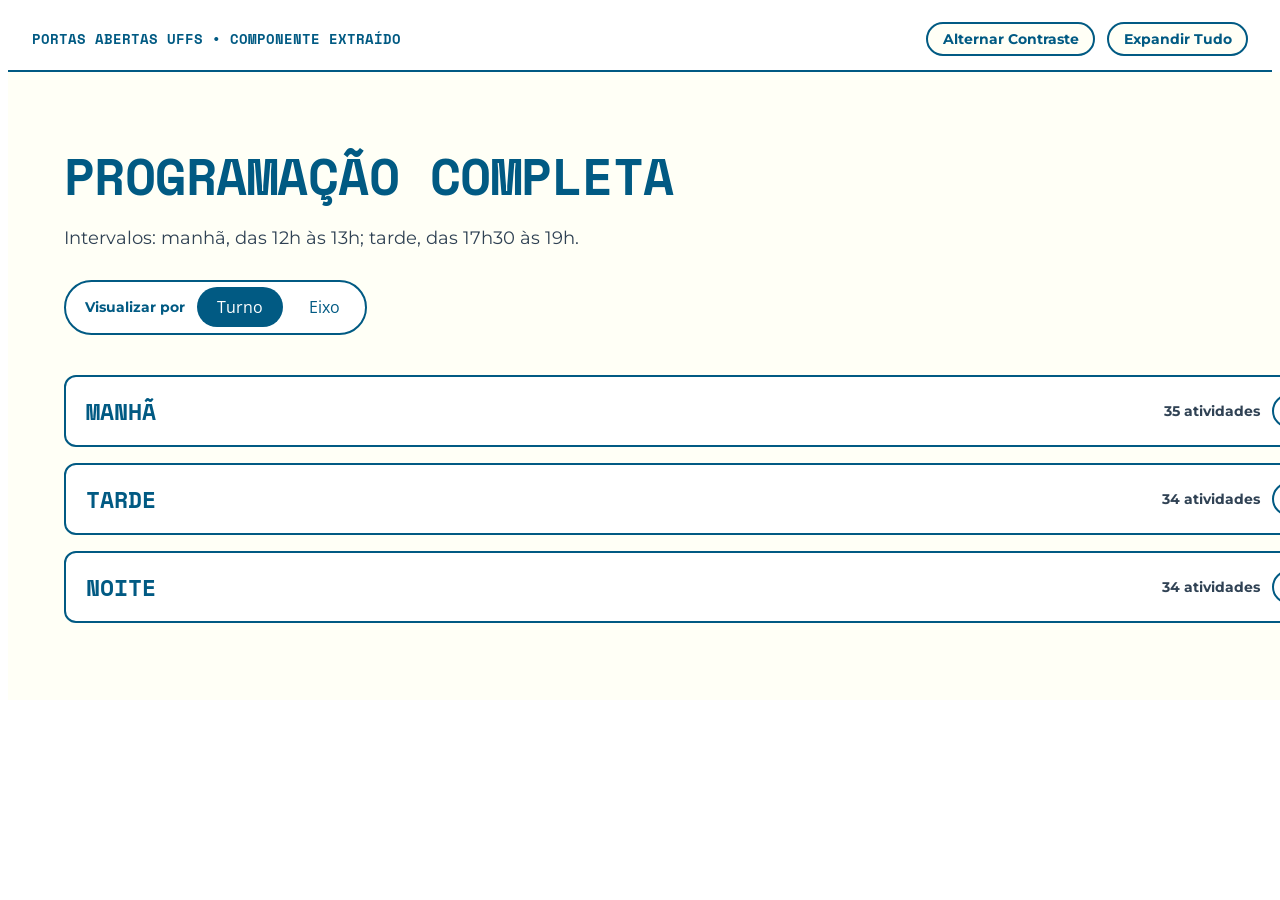
<file: frontend/complete-program/index.html>
<!DOCTYPE html>
<html lang="pt-BR" data-theme="standard">
<head>
  <meta charset="UTF-8">
  <meta name="viewport" content="width=device-width, initial-scale=1.0, viewport-fit=cover">
  <title>Programação Completa - Portas Abertas UFFS</title>
  <link rel="stylesheet" href="./styles.css">
  <style>
    /* Demo preview toolbar */
    .demo-bar {
      display: flex;
      flex-wrap: wrap;
      align-items: center;
      justify-content: space-between;
      gap: 1rem;
      padding: 0.85rem 1.5rem;
      background: var(--color-surface);
      border-bottom: 2px solid var(--color-border);
      font-family: var(--font-supporting);
      font-size: 0.9rem;
    }
    .demo-bar__brand {
      font-family: var(--font-heading);
      font-weight: 700;
      color: var(--color-primary);
    }
    .demo-bar__actions {
      display: flex;
      gap: 0.75rem;
      align-items: center;
    }
    .demo-btn {
      padding: 0.45rem 0.9rem;
      font-family: var(--font-supporting);
      font-size: 0.85rem;
      font-weight: 700;
      color: var(--color-content-text);
      background: var(--color-page);
      border: 2px solid var(--color-border);
      border-radius: 999px;
      cursor: pointer;
      transition: all 0.15s ease;
    }
    .demo-btn:hover {
      background: var(--color-primary);
      color: var(--color-on-brand);
    }
  </style>
</head>
<body>

  <!-- Demo toolbar for quick testing of themes and controls -->
  <aside class="demo-bar" aria-label="Barra de demonstração">
    <div class="demo-bar__brand">
      PORTAS ABERTAS UFFS • COMPONENTE EXTRAÍDO
    </div>
    <div class="demo-bar__actions">
      <button type="button" class="demo-btn" id="btn-toggle-theme">
        Alternar Contraste
      </button>
      <button type="button" class="demo-btn" id="btn-expand-all">
        Expandir Tudo
      </button>
    </div>
  </aside>

  <main>
    <!-- Componente extraído de <section id="complete-program"> -->
    <section id="complete-program" data-section="complete-program" data-animate="" class="is-visible">
      <div data-schedule-status="" role="status" aria-live="polite"></div>
      <div data-schedule-root="" data-schedule-mount="complete-program" aria-busy="false">
        <article class="schedule-section schedule-section--complete-program" data-schedule-section="complete-program" aria-labelledby="schedule-heading-1">
          <h2 class="schedule-section__title" id="schedule-heading-1">Programação completa</h2>
          <p class="schedule-section__description">Intervalos: manhã, das 12h às 13h; tarde, das 17h30 às 19h.</p>
          
          <div class="schedule-view-selector" role="radiogroup" aria-label="Visualizar por">
            <span class="schedule-view-selector__label">Visualizar por</span>
            <button type="button" class="schedule-view-selector__option" role="radio" data-schedule-view="shift" aria-checked="true" tabindex="0">Turno</button>
            <button type="button" class="schedule-view-selector__option" role="radio" data-schedule-view="knowledge-axis" aria-checked="false" tabindex="-1">Eixo</button>
          </div>

          <div class="schedule-view-groups">
            <!-- Turno: Manhã -->
            <details class="schedule-view-group" data-schedule-view-group="morning" data-schedule-group="morning" aria-labelledby="schedule-heading-81">
              <summary class="schedule-view-group__summary">
                <h3 class="schedule-group__title" id="schedule-heading-81">Manhã<span class="schedule-view-group__count"> 35 atividades</span></h3>
              </summary>
              <div class="schedule-view-group__content">
                <section class="schedule-course" data-schedule-course="general-activities" aria-labelledby="schedule-heading-82">
                  <h4 class="schedule-course__title" id="schedule-heading-82">Atividades gerais</h4>
                  <ul class="schedule-list">
                    <li id="schedule-item-shift-morning-145" class="schedule-item schedule-view-item" data-schedule-item="general-recepcao-nos-auditorios-dos-blocos-a-e-b-das-8h30-as-21h" data-source-schedule-item="general-recepcao-nos-auditorios-dos-blocos-a-e-b-das-8h30-as-21h" data-schedule-finalized="false">
                      <p class="schedule-item__course" data-schedule-item-course="">Atividades gerais</p>
                      <h5 class="schedule-item__title">Recepção nos Auditórios dos Blocos A e B, das 8h30 às 21h</h5>
                      <p class="schedule-item__description">Breve apresentação da UFFS e</p>
                      <p class="schedule-session"><time datetime="08:30">8h30</time><span> às </span><time datetime="21:00">21h</time><br><span class="schedule-session__location">Auditórios dos Blocos A e B</span></p>
                    </li>
                  </ul>
                </section>

                <section class="schedule-course" data-schedule-course="administracao" aria-labelledby="schedule-heading-83">
                  <h4 class="schedule-course__title" id="schedule-heading-83">ADMINISTRAÇÃO</h4>
                  <ul class="schedule-list">
                    <li id="schedule-item-shift-morning-146" class="schedule-item schedule-view-item" data-schedule-item="administracao-voz-e-acao-conhecendo-o-curso-de-administracao" data-source-schedule-item="administracao-voz-e-acao-conhecendo-o-curso-de-administracao" data-schedule-finalized="false">
                      <p class="schedule-item__course" data-schedule-item-course="">ADMINISTRAÇÃO</p>
                      <h5 class="schedule-item__title">Voz e Ação: conhecendo o curso de Administração</h5>
                      <p class="schedule-item__description">Visita e explicação sobre o espaço maker e estúdio de podcast</p>
                      <p class="schedule-session"><time datetime="08:30">8h30</time><span> às </span><time datetime="12:00">12h</time><br><span class="schedule-session__location">Bloco A - Sala 105</span></p>
                    </li>
                    <li id="schedule-item-shift-morning-147" class="schedule-item schedule-view-item" data-schedule-item="administracao-oficina-de-comunicacao-e-oratoria" data-source-schedule-item="administracao-oficina-de-comunicacao-e-oratoria" data-schedule-finalized="false">
                      <p class="schedule-item__course" data-schedule-item-course="">ADMINISTRAÇÃO</p>
                      <h5 class="schedule-item__title">Oficina de Comunicação e Oratória</h5>
                      <p class="schedule-item__description">Técnicas de comunicação e boa oratória</p>
                      <p class="schedule-session"><time datetime="09:30">9h30</time><span> às </span><time datetime="21:00">21h</time><br><span class="schedule-session__location">Bloco A - Sala 103</span></p>
                    </li>
                    <li id="schedule-item-shift-morning-148" class="schedule-item schedule-view-item" data-schedule-item="administracao-pitch-relampago-e-quiz" data-source-schedule-item="administracao-pitch-relampago-e-quiz" data-schedule-finalized="false">
                      <p class="schedule-item__course" data-schedule-item-course="">ADMINISTRAÇÃO</p>
                      <h5 class="schedule-item__title">Pitch Relâmpago e Quiz</h5>
                      <p class="schedule-item__description">Quiz sobre a profissão de Administrador e simulação de Startup</p>
                      <p class="schedule-session"><time datetime="08:30">8h30</time><span> às </span><time datetime="12:00">12h</time><br><span class="schedule-session__location">Bloco A - Sala 106</span></p>
                    </li>
                  </ul>
                </section>

                <section class="schedule-course" data-schedule-course="agronomia" aria-labelledby="schedule-heading-84">
                  <h4 class="schedule-course__title" id="schedule-heading-84">AGRONOMIA</h4>
                  <ul class="schedule-list">
                    <li id="schedule-item-shift-morning-149" class="schedule-item schedule-view-item" data-schedule-item="agronomia-apresentacao-do-curso-de-agronomia" data-source-schedule-item="agronomia-apresentacao-do-curso-de-agronomia" data-schedule-finalized="false">
                      <p class="schedule-item__course" data-schedule-item-course="">AGRONOMIA</p>
                      <h5 class="schedule-item__title">Apresentação do curso de Agronomia</h5>
                      <p class="schedule-item__description">Apresentação de diferentes atividades e áreas de atuação do profissional de Agronomia</p>
                      <p class="schedule-session"><time datetime="08:30">8h30</time><span> às </span><time datetime="21:00">21h</time><br><span class="schedule-session__location">Bloco A - Sala 203</span></p>
                    </li>
                    <li id="schedule-item-shift-morning-150" class="schedule-item schedule-view-item" data-schedule-item="agronomia-visitacao-ao-laboratorio-de-lupas-luparia" data-source-schedule-item="agronomia-visitacao-ao-laboratorio-de-lupas-luparia" data-schedule-finalized="false">
                      <p class="schedule-item__course" data-schedule-item-course="">AGRONOMIA</p>
                      <h5 class="schedule-item__title">Visitação ao laboratório de Lupas (Luparia)</h5>
                      <p class="schedule-item__description">Demonstração/observação de estruturas vegetais, insetos e rochas (Lupas e Microscópios)</p>
                      <p class="schedule-session"><time datetime="08:30">8h30</time><span> às </span><time datetime="12:00">12h</time><br><span class="schedule-session__location">LAB 04 - Sala 102</span></p>
                    </li>
                    <li id="schedule-item-shift-morning-151" class="schedule-item schedule-view-item" data-schedule-item="agronomia-maquinas-agricolas" data-source-schedule-item="agronomia-maquinas-agricolas" data-schedule-finalized="false">
                      <p class="schedule-item__course" data-schedule-item-course="">AGRONOMIA</p>
                      <h5 class="schedule-item__title">Máquinas Agrícolas</h5>
                      <p class="schedule-item__description">Apresentação de máquinas e implementos agrícolas utilizados nas atividades práticas, na área experimental.</p>
                      <p class="schedule-session"><time datetime="08:30">8h30</time><span> às </span><time datetime="21:00">21h</time><br><span class="schedule-session__location">Estacionamento em frente à Cantina</span></p>
                    </li>
                  </ul>
                </section>

                <section class="schedule-course" data-schedule-course="ciencia-da-computacao" aria-labelledby="schedule-heading-85">
                  <h4 class="schedule-course__title" id="schedule-heading-85">CIÊNCIA DA COMPUTAÇÃO</h4>
                  <ul class="schedule-list">
                    <li id="schedule-item-shift-morning-152" class="schedule-item schedule-view-item" data-schedule-item="ciencia-da-computacao-oficina-de-circuitos" data-source-schedule-item="ciencia-da-computacao-oficina-de-circuitos" data-schedule-finalized="false">
                      <p class="schedule-item__course" data-schedule-item-course="">CIÊNCIA DA COMPUTAÇÃO</p>
                      <h5 class="schedule-item__title">Oficina de Circuitos</h5>
                      <p class="schedule-item__description">Desafios Interativos da Computação</p>
                      <p class="schedule-session"><time datetime="08:30">8h30</time><span> às </span><time datetime="21:00">21h</time><br><span class="schedule-session__location">Bloco B - Sala 409</span></p>
                    </li>
                    <li id="schedule-item-shift-morning-153" class="schedule-item schedule-view-item" data-schedule-item="ciencia-da-computacao-oficina-de-programacao" data-source-schedule-item="ciencia-da-computacao-oficina-de-programacao" data-schedule-finalized="false">
                      <p class="schedule-item__course" data-schedule-item-course="">CIÊNCIA DA COMPUTAÇÃO</p>
                      <h5 class="schedule-item__title">Oficina de Programação</h5>
                      <p class="schedule-item__description">Desafios de Lógica de Programação</p>
                      <p class="schedule-session"><time datetime="08:30">8h30</time><span> às </span><time datetime="21:00">21h</time><br><span class="schedule-session__location">Bloco B - Sala 405</span></p>
                    </li>
                  </ul>
                </section>

                <section class="schedule-course" data-schedule-course="ciencias-economicas" aria-labelledby="schedule-heading-86">
                  <h4 class="schedule-course__title" id="schedule-heading-86">CIÊNCIAS ECONÔMICAS</h4>
                  <ul class="schedule-list">
                    <li id="schedule-item-shift-morning-154" class="schedule-item schedule-view-item" data-schedule-item="ciencias-economicas-apresentacao-do-curso-de-ciencias-economicas" data-source-schedule-item="ciencias-economicas-apresentacao-do-curso-de-ciencias-economicas" data-schedule-finalized="false">
                      <p class="schedule-item__course" data-schedule-item-course="">CIÊNCIAS ECONÔMICAS</p>
                      <h5 class="schedule-item__title">Apresentação do curso de Ciências Econômicas</h5>
                      <p class="schedule-item__description">Apresentação dos projetos de extensão de Educação Financeira, Índice de Inflação em Chapecó e Região e de Gestão Ambiental</p>
                      <p class="schedule-session"><time datetime="08:30">8h30</time><span> às </span><time datetime="21:00">21h</time><br><span class="schedule-session__location">Bloco A - Sala 204</span></p>
                    </li>
                    <li id="schedule-item-shift-morning-155" class="schedule-item schedule-view-item" data-schedule-item="ciencias-economicas-observatorio-do-mercado-financeiro" data-source-schedule-item="ciencias-economicas-observatorio-do-mercado-financeiro" data-schedule-finalized="false">
                      <p class="schedule-item__course" data-schedule-item-course="">CIÊNCIAS ECONÔMICAS</p>
                      <h5 class="schedule-item__title">Observatório do Mercado Financeiro</h5>
                      <p class="schedule-item__description">Apresentação dos indicadores do Mercado Financeiro e da Bolsa de Valores</p>
                      <p class="schedule-session"><time datetime="08:30">8h30</time><span> às </span><time datetime="12:00">12h</time><br><span class="schedule-session__location">Bloco A - Sala 408 Lab. de informática</span></p>
                    </li>
                  </ul>
                </section>

                <section class="schedule-course" data-schedule-course="enfermagem" aria-labelledby="schedule-heading-87">
                  <h4 class="schedule-course__title" id="schedule-heading-87">ENFERMAGEM</h4>
                  <ul class="schedule-list">
                    <li id="schedule-item-shift-morning-156" class="schedule-item schedule-view-item" data-schedule-item="enfermagem-oficina-sobre-atendimento-a-parada-cardiorrespiratoria" data-source-schedule-item="enfermagem-oficina-sobre-atendimento-a-parada-cardiorrespiratoria" data-schedule-finalized="false">
                      <p class="schedule-item__course" data-schedule-item-course="">ENFERMAGEM</p>
                      <h5 class="schedule-item__title">Oficina sobre atendimento à parada cardiorrespiratória</h5>
                      <p class="schedule-session"><time datetime="08:30">8h30</time><span> às </span><time datetime="21:00">21h</time><br><span class="schedule-session__location">Bloco Lab. 01 - Sala 109 e 110 -Enfermagem</span></p>
                    </li>
                    <li id="schedule-item-shift-morning-157" class="schedule-item schedule-view-item" data-schedule-item="enfermagem-oficina-de-atendimento-a-ovace-e-atendimento-a-crise-convulsiva" data-source-schedule-item="enfermagem-oficina-de-atendimento-a-ovace-e-atendimento-a-crise-convulsiva" data-schedule-finalized="false">
                      <p class="schedule-item__course" data-schedule-item-course="">ENFERMAGEM</p>
                      <h5 class="schedule-item__title">Oficina de atendimento a OVACE e atendimento à crise convulsiva</h5>
                      <p class="schedule-session"><time datetime="08:30">8h30</time><span> às </span><time datetime="21:00">21h</time><br><span class="schedule-session__location">Bloco Lab. 01 - Sala 109 e 110 -Enfermagem</span></p>
                    </li>
                    <li id="schedule-item-shift-morning-158" class="schedule-item schedule-view-item" data-schedule-item="enfermagem-afericao-de-pressao-arterial" data-source-schedule-item="enfermagem-afericao-de-pressao-arterial" data-schedule-finalized="false">
                      <p class="schedule-item__course" data-schedule-item-course="">ENFERMAGEM</p>
                      <h5 class="schedule-item__title">Aferição de pressão arterial</h5>
                      <p class="schedule-session"><time datetime="08:30">8h30</time><span> às </span><time datetime="21:00">21h</time><br><span class="schedule-session__location">Bloco B - Sala 109</span></p>
                    </li>
                  </ul>
                </section>

                <section class="schedule-course" data-schedule-course="engenharia-ambiental" aria-labelledby="schedule-heading-88">
                  <h4 class="schedule-course__title" id="schedule-heading-88">ENGENHARIA AMBIENTAL</h4>
                  <ul class="schedule-list">
                    <li id="schedule-item-shift-morning-159" class="schedule-item schedule-view-item" data-schedule-item="engenharia-ambiental-apresentacao-do-curso-de-engenharia-ambiental" data-source-schedule-item="engenharia-ambiental-apresentacao-do-curso-de-engenharia-ambiental" data-schedule-finalized="false">
                      <p class="schedule-item__course" data-schedule-item-course="">ENGENHARIA AMBIENTAL</p>
                      <h5 class="schedule-item__title">Apresentação do curso de Engenharia Ambiental</h5>
                      <p class="schedule-item__description">Apresentação do curso com vídeos e quiz</p>
                      <p class="schedule-session"><time datetime="08:30">8h30</time><span> às </span><time datetime="21:00">21h</time><br><span class="schedule-session__location">Bloco A - Sala 201</span></p>
                    </li>
                    <li id="schedule-item-shift-morning-160" class="schedule-item schedule-view-item" data-schedule-item="engenharia-ambiental-experimentos-exposicao" data-source-schedule-item="engenharia-ambiental-experimentos-exposicao" data-schedule-finalized="false">
                      <p class="schedule-item__course" data-schedule-item-course="">ENGENHARIA AMBIENTAL</p>
                      <h5 class="schedule-item__title">Experimentos/Exposição</h5>
                      <p class="schedule-item__description">Serão realizados experimentos: Ensaio de "Jar Test"; Bioindicadores de qualidade do solo; Ensaio de Eletrocoagulação; Titulação de água contaminada com ácido; Calha Parshall; Reciclagem de resíduos.</p>
                      <p class="schedule-session"><time datetime="08:30">8h30</time><span> às </span><time datetime="21:00">21h</time><br><span class="schedule-session__location">Bloco A - Sala 202</span></p>
                    </li>
                  </ul>
                </section>

                <section class="schedule-course" data-schedule-course="engenharia-civil" aria-labelledby="schedule-heading-89">
                  <h4 class="schedule-course__title" id="schedule-heading-89">ENGENHARIA CIVIL</h4>
                  <ul class="schedule-list">
                    <li id="schedule-item-shift-morning-161" class="schedule-item schedule-view-item" data-schedule-item="engenharia-civil-apresentacao-do-curso-de-engenharia-civil" data-source-schedule-item="engenharia-civil-apresentacao-do-curso-de-engenharia-civil" data-schedule-finalized="false">
                      <p class="schedule-item__course" data-schedule-item-course="">ENGENHARIA CIVIL</p>
                      <h5 class="schedule-item__title">Apresentação do curso de Engenharia Civil</h5>
                      <p class="schedule-item__description">Exposição de materiais e equipamentos; Construção da Ponte de Da Vinci; Ponte de Palito de Picolés.</p>
                      <p class="schedule-session"><time datetime="08:30">8h30</time><span> às </span><time datetime="21:00">21h</time><br><span class="schedule-session__location">Hall do Bloco A</span></p>
                    </li>
                  </ul>
                </section>

                <section class="schedule-course" data-schedule-course="filosofia" aria-labelledby="schedule-heading-90">
                  <h4 class="schedule-course__title" id="schedule-heading-90">FILOSOFIA</h4>
                  <ul class="schedule-list">
                    <li id="schedule-item-shift-morning-162" class="schedule-item schedule-view-item" data-schedule-item="filosofia-apresentacao-do-curso-de-filosofia" data-source-schedule-item="filosofia-apresentacao-do-curso-de-filosofia" data-schedule-finalized="false">
                      <p class="schedule-item__course" data-schedule-item-course="">FILOSOFIA</p>
                      <h5 class="schedule-item__title">Apresentação do curso de Filosofia</h5>
                      <p class="schedule-session"><time datetime="08:30">8h30</time><span> às </span><time datetime="21:00">21h</time><br><span class="schedule-session__location">Bloco A - Hall</span></p>
                    </li>
                  </ul>
                </section>

                <section class="schedule-course" data-schedule-course="geografia" aria-labelledby="schedule-heading-91">
                  <h4 class="schedule-course__title" id="schedule-heading-91">GEOGRAFIA</h4>
                  <ul class="schedule-list">
                    <li id="schedule-item-shift-morning-163" class="schedule-item schedule-view-item" data-schedule-item="geografia-experiencias-geografia-2025" data-source-schedule-item="geografia-experiencias-geografia-2025" data-schedule-finalized="false">
                      <p class="schedule-item__course" data-schedule-item-course="">GEOGRAFIA</p>
                      <h5 class="schedule-item__title">Experiências Geografia 2025</h5>
                      <p class="schedule-item__description">Apresentação do curso de Geografia</p>
                      <p class="schedule-session"><time datetime="08:30">8h30</time><span> às </span><time datetime="21:00">21h</time><br><span class="schedule-session__location">Bloco B - Sala 105</span></p>
                    </li>
                  </ul>
                </section>

                <section class="schedule-course" data-schedule-course="historia" aria-labelledby="schedule-heading-92">
                  <h4 class="schedule-course__title" id="schedule-heading-92">HISTÓRIA</h4>
                  <ul class="schedule-list">
                    <li id="schedule-item-shift-morning-164" class="schedule-item schedule-view-item" data-schedule-item="historia-exposicao-historia-em-movimento" data-source-schedule-item="historia-exposicao-historia-em-movimento" data-schedule-finalized="false">
                      <p class="schedule-item__course" data-schedule-item-course="">HISTÓRIA</p>
                      <h5 class="schedule-item__title">Exposição “História em Movimento.”</h5>
                      <p class="schedule-item__description">Produções dos laboratórios, projetos de ensino, pesquisa e extensão, PIBID, Residência Pedagógica, iniciação científica, eventos acadêmicos, publicações e memória institucional do curso.</p>
                      <p class="schedule-session"><time datetime="08:30">8h30</time><span> às </span><time datetime="21:00">21h</time><br><span class="schedule-session__location">Bloco A - Sala 205</span></p>
                    </li>
                    <li id="schedule-item-shift-morning-165" class="schedule-item schedule-view-item" data-schedule-item="historia-oficina-sobre-fontes-historicas-detetives-do-passado-rastros-da-historia-do-oeste-catarinense" data-source-schedule-item="historia-oficina-sobre-fontes-historicas-detetives-do-passado-rastros-da-historia-do-oeste-catarinense" data-schedule-finalized="false">
                      <p class="schedule-item__course" data-schedule-item-course="">HISTÓRIA</p>
                      <h5 class="schedule-item__title">Oficina sobre fontes históricas: Detetives do Passado - Rastros da História do Oeste Catarinense.</h5>
                      <p class="schedule-item__description">Apresentar a importância das fontes históricas para compreender a formação territorial da região onde vivem.</p>
                      <p class="schedule-session"><time datetime="08:30">8h30</time><span> às </span><time datetime="21:00">21h</time><br><span class="schedule-session__location">Bloco A - Sala 208</span></p>
                    </li>
                    <li id="schedule-item-shift-morning-166" class="schedule-item schedule-view-item" data-schedule-item="historia-oficina-fronteiras-quando-a-historia-deixa-pegadas-na-natureza" data-source-schedule-item="historia-oficina-fronteiras-quando-a-historia-deixa-pegadas-na-natureza" data-schedule-finalized="false">
                      <p class="schedule-item__course" data-schedule-item-course="">HISTÓRIA</p>
                      <h5 class="schedule-item__title">Oficina Fronteiras: quando a História deixa pegadas na naturezas</h5>
                      <p class="schedule-item__description">A atividade inicia com uma breve introdução sobre o que é a História Ambiental, destacando como ela estuda as relações entre sociedade e natureza ao longo do tempo.</p>
                      <p class="schedule-session"><time datetime="09:30">9h30</time><span> às </span><time datetime="21:00">21h</time><br><span class="schedule-session__location">Bloco LAB 2 - Sala 103-3</span></p>
                    </li>
                    <li id="schedule-item-shift-morning-167" class="schedule-item schedule-view-item" data-schedule-item="historia-visita-laboratorio-universitario-de-patrimonio-e-arqueologia-lupa" data-source-schedule-item="historia-visita-laboratorio-universitario-de-patrimonio-e-arqueologia-lupa" data-schedule-finalized="false">
                      <p class="schedule-item__course" data-schedule-item-course="">HISTÓRIA</p>
                      <h5 class="schedule-item__title">VISITA Laboratório Universitário de Patrimônio e Arqueologia (LUPA)</h5>
                      <p class="schedule-item__description">Equipamentos e materiais utilizados em pesquisas arqueológicas; O acervo de objetos e vestígios arqueológicos estudados pelo laboratório.</p>
                      <p class="schedule-session"><time datetime="08:30">8h30</time><span> às </span><time datetime="12:00">12h</time><br><span class="schedule-session__location">Sala 103 - LAB 1</span></p>
                    </li>
                  </ul>
                </section>

                <section class="schedule-course" data-schedule-course="letras" aria-labelledby="schedule-heading-93">
                  <h4 class="schedule-course__title" id="schedule-heading-93">LETRAS</h4>
                  <ul class="schedule-list">
                    <li id="schedule-item-shift-morning-168" class="schedule-item schedule-view-item" data-schedule-item="letras-exposicao-do-curso-de-letras" data-source-schedule-item="letras-exposicao-do-curso-de-letras" data-schedule-finalized="false">
                      <p class="schedule-item__course" data-schedule-item-course="">LETRAS</p>
                      <h5 class="schedule-item__title">Exposição do curso de Letras</h5>
                      <p class="schedule-item__description">Apresentação do curso</p>
                      <p class="schedule-session"><time datetime="08:30">8h30</time><span> às </span><time datetime="21:00">21h</time><br><span class="schedule-session__location">Bloco B - Sala 206</span></p>
                    </li>
                    <li id="schedule-item-shift-morning-169" class="schedule-item schedule-view-item" data-schedule-item="letras-micro-aula-heterosemanticos" data-source-schedule-item="letras-micro-aula-heterosemanticos" data-schedule-finalized="false">
                      <p class="schedule-item__course" data-schedule-item-course="">LETRAS</p>
                      <h5 class="schedule-item__title">Micro-aula: Heterosemânticos</h5>
                      <p class="schedule-item__description">Confusões que as semelhanças (e as diferenças) podem ocasionar aos falantes de português e espanhol.</p>
                      <p class="schedule-session"><time datetime="09:00">9h</time><span> às </span><time datetime="09:20">9h20</time><br><span class="schedule-session__location">Bloco B - Sala 204</span></p>
                    </li>
                    <li id="schedule-item-shift-morning-170" class="schedule-item schedule-view-item" data-schedule-item="letras-musica-e-jogos-em-ple-e-ele" data-source-schedule-item="letras-musica-e-jogos-em-ple-e-ele" data-schedule-finalized="false">
                      <p class="schedule-item__course" data-schedule-item-course="">LETRAS</p>
                      <h5 class="schedule-item__title">Música e jogos em PLE e ELE</h5>
                      <p class="schedule-session"><time datetime="09:30">9h30</time><span> às </span><time datetime="10:00">10h</time><br><span class="schedule-session__location">Bloco B - Sala 110</span></p>
                      <p class="schedule-session"><time datetime="10:30">10h30</time><span> às </span><time datetime="11:00">11h</time><br><span class="schedule-session__location">Bloco B - Sala 110</span></p>
                    </li>
                    <li id="schedule-item-shift-morning-171" class="schedule-item schedule-view-item" data-schedule-item="letras-leitura-e-interpretacao-de-poesia" data-source-schedule-item="letras-leitura-e-interpretacao-de-poesia" data-schedule-finalized="false">
                      <p class="schedule-item__course" data-schedule-item-course="">LETRAS</p>
                      <h5 class="schedule-item__title">Leitura e interpretação de poesia</h5>
                      <p class="schedule-item__description">Leitura e interpretação de textos poéticos.</p>
                      <p class="schedule-session"><time datetime="11:00">11h</time><span> às </span><time datetime="11:30">11h30</time><br><span class="schedule-session__location">Bloco B - Lab 2 - Sala 111</span></p>
                    </li>
                    <li id="schedule-item-shift-morning-172" class="schedule-item schedule-view-item" data-schedule-item="letras-clube-de-leitura-travessia-narrativas-de-misterio" data-source-schedule-item="letras-clube-de-leitura-travessia-narrativas-de-misterio" data-schedule-finalized="false">
                      <p class="schedule-item__course" data-schedule-item-course="">LETRAS</p>
                      <h5 class="schedule-item__title">Clube de leitura: Travessia - Narrativas de mistério</h5>
                      <p class="schedule-session"><time datetime="10:00">10h</time><span> às </span><time datetime="11:00">11h</time><br><span class="schedule-session__location">Bloco B - Sala 205</span></p>
                    </li>
                    <li id="schedule-item-shift-morning-173" class="schedule-item schedule-view-item" data-schedule-item="letras-musica-e-jogos-em-ple-e-ele-2" data-source-schedule-item="letras-musica-e-jogos-em-ple-e-ele-2" data-schedule-finalized="false">
                      <p class="schedule-item__course" data-schedule-item-course="">LETRAS</p>
                      <h5 class="schedule-item__title">Música e jogos em PLE e ELE</h5>
                      <p class="schedule-session"><time datetime="09:30">9h30</time><span> às </span><time datetime="10:00">10h</time><br><span class="schedule-session__location">Bloco B - Sala 110</span></p>
                      <p class="schedule-session"><time datetime="10:30">10h30</time><span> às </span><time datetime="11:00">11h</time><br><span class="schedule-session__location">Bloco B - Sala 110</span></p>
                    </li>
                    <li id="schedule-item-shift-morning-174" class="schedule-item schedule-view-item" data-schedule-item="letras-oficina-de-elaboracao-de-prompts" data-source-schedule-item="letras-oficina-de-elaboracao-de-prompts" data-schedule-finalized="false">
                      <p class="schedule-item__course" data-schedule-item-course="">LETRAS</p>
                      <h5 class="schedule-item__title">Oficina de elaboração de prompts</h5>
                      <p class="schedule-item__description">Elaboração de prompts e interpretação de respostas do chatbot.</p>
                      <p class="schedule-session"><time datetime="09:00">9h</time><span> às </span><time datetime="09:20">9h20</time><br><span class="schedule-session__location">Bloco B - Sala 110 CELUFFS</span></p>
                    </li>
                  </ul>
                </section>

                <section class="schedule-course" data-schedule-course="matematica" aria-labelledby="schedule-heading-94">
                  <h4 class="schedule-course__title" id="schedule-heading-94">MATEMÁTICA</h4>
                  <ul class="schedule-list">
                    <li id="schedule-item-shift-morning-175" class="schedule-item schedule-view-item" data-schedule-item="matematica-apresentacao-do-curso-de-matematica" data-source-schedule-item="matematica-apresentacao-do-curso-de-matematica" data-schedule-finalized="false">
                      <p class="schedule-item__course" data-schedule-item-course="">MATEMÁTICA</p>
                      <h5 class="schedule-item__title">Apresentação do curso de Matemática</h5>
                      <p class="schedule-item__description">Encontro no Laboratório de Educação Matemática</p>
                      <p class="schedule-session"><time datetime="08:30">8h30</time><span> às </span><time datetime="12:00">12h</time><br><span class="schedule-session__location">Bloco A - Sala 401</span></p>
                    </li>
                  </ul>
                </section>

                <section class="schedule-course" data-schedule-course="medicina" aria-labelledby="schedule-heading-95">
                  <h4 class="schedule-course__title" id="schedule-heading-95">MEDICINA</h4>
                  <ul class="schedule-list">
                    <li id="schedule-item-shift-morning-176" class="schedule-item schedule-view-item" data-schedule-item="medicina-apresentacao-do-curso-de-medicina" data-source-schedule-item="medicina-apresentacao-do-curso-de-medicina" data-schedule-finalized="false">
                      <p class="schedule-item__course" data-schedule-item-course="">MEDICINA</p>
                      <h5 class="schedule-item__title">Apresentação do curso de Medicina</h5>
                      <p class="schedule-item__description">Oficina: Conhecendo o corpo humano</p>
                      <p class="schedule-session"><time datetime="08:30">8h30</time><span> às </span><time datetime="12:00">12h</time><br><span class="schedule-session__location">Bloco Lab. 01 - Salas 112 e 113 Laboratório de Anatomia</span></p>
                    </li>
                    <li id="schedule-item-shift-morning-177" class="schedule-item schedule-view-item" data-schedule-item="medicina-oficina-entendendo-a-constituicao-histologica-dos-tecidos" data-source-schedule-item="medicina-oficina-entendendo-a-constituicao-histologica-dos-tecidos" data-schedule-finalized="false">
                      <p class="schedule-item__course" data-schedule-item-course="">MEDICINA</p>
                      <h5 class="schedule-item__title">Oficina: Entendendo a constituição histológica dos tecidos</h5>
                      <p class="schedule-item__description">Proporcionar aos participantes uma compreensão prática e visual da organização microscópica dos principais tecidos do corpo humano.</p>
                      <p class="schedule-session"><time datetime="08:30">8h30</time><span> às </span><time datetime="12:00">12h</time><br><span class="schedule-session__location">Bloco Lab. 01 - Sala 106 Laboratório de Histologia</span></p>
                    </li>
                    <li id="schedule-item-shift-morning-178" class="schedule-item schedule-view-item" data-schedule-item="medicina-oficina-tecnica-de-desengasgo" data-source-schedule-item="medicina-oficina-tecnica-de-desengasgo" data-schedule-finalized="false">
                      <p class="schedule-item__course" data-schedule-item-course="">MEDICINA</p>
                      <h5 class="schedule-item__title">Oficina: Técnica de desengasgo</h5>
                      <p class="schedule-item__description">Capacitar os estudantes a reconhecerem situações de obstrução das vias aéreas e aplicar corretamente as técnicas de desengasgo em ambientes simulados.</p>
                      <p class="schedule-session"><time datetime="08:30">8h30</time><span> às </span><time datetime="12:00">12h</time><br><span class="schedule-session__location">Bloco B - Sala 109</span></p>
                    </li>
                  </ul>
                </section>

                <section class="schedule-course" data-schedule-course="pedagogia" aria-labelledby="schedule-heading-96">
                  <h4 class="schedule-course__title" id="schedule-heading-96">PEDAGOGIA</h4>
                  <ul class="schedule-list">
                    <li id="schedule-item-shift-morning-179" class="schedule-item schedule-view-item" data-schedule-item="pedagogia-visitacao-e-vivencia-com-fantasias-e-aderecos-contacao-de-historias-oficina-de-pintura-no-rosto" data-source-schedule-item="pedagogia-visitacao-e-vivencia-com-fantasias-e-aderecos-contacao-de-historias-oficina-de-pintura-no-rosto" data-schedule-finalized="false">
                      <p class="schedule-item__course" data-schedule-item-course="">PEDAGOGIA</p>
                      <h5 class="schedule-item__title">Visitação e vivência com fantasias e adereços. Contação de histórias. Oficina de pintura no rosto.</h5>
                      <p class="schedule-item__description">Atividades lúdicas e pedagógicas que apresentam parte da atuação profissional.</p>
                      <p class="schedule-session"><time datetime="08:30">8h30</time><span> às </span><time datetime="21:30">21h30</time><br><span class="schedule-session__location">Bloco Lab. 2 - Sala 109 - LUDOBRINC</span></p>
                    </li>
                  </ul>
                </section>
              </div>
            </details>

            <!-- Turno: Tarde -->
            <details class="schedule-view-group" data-schedule-view-group="afternoon" data-schedule-group="afternoon" aria-labelledby="schedule-heading-97">
              <summary class="schedule-view-group__summary">
                <h3 class="schedule-group__title" id="schedule-heading-97">Tarde<span class="schedule-view-group__count"> 34 atividades</span></h3>
              </summary>
              <div class="schedule-view-group__content">
                <section class="schedule-course" data-schedule-course="general-activities" aria-labelledby="schedule-heading-98">
                  <h4 class="schedule-course__title" id="schedule-heading-98">Atividades gerais</h4>
                  <ul class="schedule-list">
                    <li id="schedule-item-shift-afternoon-180" class="schedule-item schedule-view-item" data-schedule-item="general-recepcao-nos-auditorios-dos-blocos-a-e-b-das-8h30-as-21h" data-source-schedule-item="general-recepcao-nos-auditorios-dos-blocos-a-e-b-das-8h30-as-21h" data-schedule-finalized="false">
                      <p class="schedule-item__course" data-schedule-item-course="">Atividades gerais</p>
                      <h5 class="schedule-item__title">Recepção nos Auditórios dos Blocos A e B, das 8h30 às 21h</h5>
                      <p class="schedule-item__description">Breve apresentação da UFFS e</p>
                      <p class="schedule-session"><time datetime="08:30">8h30</time><span> às </span><time datetime="21:00">21h</time><br><span class="schedule-session__location">Auditórios dos Blocos A e B</span></p>
                    </li>
                  </ul>
                </section>

                <section class="schedule-course" data-schedule-course="administracao" aria-labelledby="schedule-heading-99">
                  <h4 class="schedule-course__title" id="schedule-heading-99">ADMINISTRAÇÃO</h4>
                  <ul class="schedule-list">
                    <li id="schedule-item-shift-afternoon-181" class="schedule-item schedule-view-item" data-schedule-item="administracao-voz-e-acao-conhecendo-o-curso-de-administracao" data-source-schedule-item="administracao-voz-e-acao-conhecendo-o-curso-de-administracao" data-schedule-finalized="false">
                      <p class="schedule-item__course" data-schedule-item-course="">ADMINISTRAÇÃO</p>
                      <h5 class="schedule-item__title">Voz e Ação: conhecendo o curso de Administração</h5>
                      <p class="schedule-item__description">Visita e explicação sobre o espaço maker e estúdio de podcast</p>
                      <p class="schedule-session"><time datetime="13:00">13h</time><span> às </span><time datetime="18:00">18h</time><br><span class="schedule-session__location">Bloco A - Sala 105</span></p>
                    </li>
                    <li id="schedule-item-shift-afternoon-182" class="schedule-item schedule-view-item" data-schedule-item="administracao-oficina-de-comunicacao-e-oratoria" data-source-schedule-item="administracao-oficina-de-comunicacao-e-oratoria" data-schedule-finalized="false">
                      <p class="schedule-item__course" data-schedule-item-course="">ADMINISTRAÇÃO</p>
                      <h5 class="schedule-item__title">Oficina de Comunicação e Oratória</h5>
                      <p class="schedule-item__description">Técnicas de comunicação e boa oratória</p>
                      <p class="schedule-session"><time datetime="09:30">9h30</time><span> às </span><time datetime="21:00">21h</time><br><span class="schedule-session__location">Bloco A - Sala 103</span></p>
                      <p class="schedule-session"><time datetime="15:00">15h</time><span> às </span><time datetime="21:00">21h</time><br><span class="schedule-session__location">Bloco A - Sala 103</span></p>
                    </li>
                    <li id="schedule-item-shift-afternoon-183" class="schedule-item schedule-view-item" data-schedule-item="administracao-pitch-relampago-e-quiz" data-source-schedule-item="administracao-pitch-relampago-e-quiz" data-schedule-finalized="false">
                      <p class="schedule-item__course" data-schedule-item-course="">ADMINISTRAÇÃO</p>
                      <h5 class="schedule-item__title">Pitch Relâmpago e Quiz</h5>
                      <p class="schedule-item__description">Quiz sobre a profissão de Administrador e simulação de Startup</p>
                      <p class="schedule-session"><time datetime="13:00">13h</time><span> às </span><time datetime="18:00">18h</time><br><span class="schedule-session__location">Bloco A - Sala 106</span></p>
                    </li>
                  </ul>
                </section>

                <section class="schedule-course" data-schedule-course="agronomia" aria-labelledby="schedule-heading-100">
                  <h4 class="schedule-course__title" id="schedule-heading-100">AGRONOMIA</h4>
                  <ul class="schedule-list">
                    <li id="schedule-item-shift-afternoon-184" class="schedule-item schedule-view-item" data-schedule-item="agronomia-apresentacao-do-curso-de-agronomia" data-source-schedule-item="agronomia-apresentacao-do-curso-de-agronomia" data-schedule-finalized="false">
                      <p class="schedule-item__course" data-schedule-item-course="">AGRONOMIA</p>
                      <h5 class="schedule-item__title">Apresentação do curso de Agronomia</h5>
                      <p class="schedule-item__description">Apresentação de diferentes atividades e áreas de atuação do profissional de Agronomia</p>
                      <p class="schedule-session"><time datetime="08:30">8h30</time><span> às </span><time datetime="21:00">21h</time><br><span class="schedule-session__location">Bloco A - Sala 203</span></p>
                    </li>
                    <li id="schedule-item-shift-afternoon-185" class="schedule-item schedule-view-item" data-schedule-item="agronomia-visitacao-ao-laboratorio-de-lupas-luparia" data-source-schedule-item="agronomia-visitacao-ao-laboratorio-de-lupas-luparia" data-schedule-finalized="false">
                      <p class="schedule-item__course" data-schedule-item-course="">AGRONOMIA</p>
                      <h5 class="schedule-item__title">Visitação ao laboratório de Lupas (Luparia)</h5>
                      <p class="schedule-item__description">Demonstração/observação de estruturas vegetais, insetos e rochas (Lupas e Microscópios)</p>
                      <p class="schedule-session"><time datetime="13:00">13h</time><span> às </span><time datetime="18:00">18h</time><br><span class="schedule-session__location">LAB 04 - Sala 102</span></p>
                    </li>
                    <li id="schedule-item-shift-afternoon-186" class="schedule-item schedule-view-item" data-schedule-item="agronomia-maquinas-agricolas" data-source-schedule-item="agronomia-maquinas-agricolas" data-schedule-finalized="false">
                      <p class="schedule-item__course" data-schedule-item-course="">AGRONOMIA</p>
                      <h5 class="schedule-item__title">Máquinas Agrícolas</h5>
                      <p class="schedule-item__description">Apresentação de máquinas e implementos agrícolas utilizados nas atividades práticas, na área experimental.</p>
                      <p class="schedule-session"><time datetime="08:30">8h30</time><span> às </span><time datetime="21:00">21h</time><br><span class="schedule-session__location">Estacionamento em frente à Cantina</span></p>
                    </li>
                  </ul>
                </section>

                <section class="schedule-course" data-schedule-course="ciencia-da-computacao" aria-labelledby="schedule-heading-101">
                  <h4 class="schedule-course__title" id="schedule-heading-101">CIÊNCIA DA COMPUTAÇÃO</h4>
                  <ul class="schedule-list">
                    <li id="schedule-item-shift-afternoon-187" class="schedule-item schedule-view-item" data-schedule-item="ciencia-da-computacao-oficina-de-circuitos" data-source-schedule-item="ciencia-da-computacao-oficina-de-circuitos" data-schedule-finalized="false">
                      <p class="schedule-item__course" data-schedule-item-course="">CIÊNCIA DA COMPUTAÇÃO</p>
                      <h5 class="schedule-item__title">Oficina de Circuitos</h5>
                      <p class="schedule-item__description">Desafios Interativos da Computação</p>
                      <p class="schedule-session"><time datetime="08:30">8h30</time><span> às </span><time datetime="21:00">21h</time><br><span class="schedule-session__location">Bloco B - Sala 409</span></p>
                    </li>
                    <li id="schedule-item-shift-afternoon-188" class="schedule-item schedule-view-item" data-schedule-item="ciencia-da-computacao-oficina-de-programacao" data-source-schedule-item="ciencia-da-computacao-oficina-de-programacao" data-schedule-finalized="false">
                      <p class="schedule-item__course" data-schedule-item-course="">CIÊNCIA DA COMPUTAÇÃO</p>
                      <h5 class="schedule-item__title">Oficina de Programação</h5>
                      <p class="schedule-item__description">Desafios de Lógica de Programação</p>
                      <p class="schedule-session"><time datetime="08:30">8h30</time><span> às </span><time datetime="21:00">21h</time><br><span class="schedule-session__location">Bloco B - Sala 405</span></p>
                    </li>
                  </ul>
                </section>

                <section class="schedule-course" data-schedule-course="ciencias-economicas" aria-labelledby="schedule-heading-102">
                  <h4 class="schedule-course__title" id="schedule-heading-102">CIÊNCIAS ECONÔMICAS</h4>
                  <ul class="schedule-list">
                    <li id="schedule-item-shift-afternoon-189" class="schedule-item schedule-view-item" data-schedule-item="ciencias-economicas-apresentacao-do-curso-de-ciencias-economicas" data-source-schedule-item="ciencias-economicas-apresentacao-do-curso-de-ciencias-economicas" data-schedule-finalized="false">
                      <p class="schedule-item__course" data-schedule-item-course="">CIÊNCIAS ECONÔMICAS</p>
                      <h5 class="schedule-item__title">Apresentação do curso de Ciências Econômicas</h5>
                      <p class="schedule-item__description">Apresentação dos projetos de extensão de Educação Financeira, Índice de Inflação em Chapecó e Região e de Gestão Ambiental</p>
                      <p class="schedule-session"><time datetime="08:30">8h30</time><span> às </span><time datetime="21:00">21h</time><br><span class="schedule-session__location">Bloco A - Sala 204</span></p>
                    </li>
                    <li id="schedule-item-shift-afternoon-190" class="schedule-item schedule-view-item" data-schedule-item="ciencias-economicas-observatorio-do-mercado-financeiro" data-source-schedule-item="ciencias-economicas-observatorio-do-mercado-financeiro" data-schedule-finalized="false">
                      <p class="schedule-item__course" data-schedule-item-course="">CIÊNCIAS ECONÔMICAS</p>
                      <h5 class="schedule-item__title">Observatório do Mercado Financeiro</h5>
                      <p class="schedule-item__description">Apresentação dos indicadores do Mercado Financeiro e da Bolsa de Valores</p>
                      <p class="schedule-session"><time datetime="13:00">13h</time><span> às </span><time datetime="18:00">18h</time><br><span class="schedule-session__location">Bloco A - Sala 408 Lab. de informática</span></p>
                    </li>
                  </ul>
                </section>

                <section class="schedule-course" data-schedule-course="enfermagem" aria-labelledby="schedule-heading-103">
                  <h4 class="schedule-course__title" id="schedule-heading-103">ENFERMAGEM</h4>
                  <ul class="schedule-list">
                    <li id="schedule-item-shift-afternoon-191" class="schedule-item schedule-view-item" data-schedule-item="enfermagem-oficina-sobre-atendimento-a-parada-cardiorrespiratoria" data-source-schedule-item="enfermagem-oficina-sobre-atendimento-a-parada-cardiorrespiratoria" data-schedule-finalized="false">
                      <p class="schedule-item__course" data-schedule-item-course="">ENFERMAGEM</p>
                      <h5 class="schedule-item__title">Oficina sobre atendimento à parada cardiorrespiratória</h5>
                      <p class="schedule-session"><time datetime="08:30">8h30</time><span> às </span><time datetime="21:00">21h</time><br><span class="schedule-session__location">Bloco Lab. 01 - Sala 109 e 110 -Enfermagem</span></p>
                    </li>
                    <li id="schedule-item-shift-afternoon-192" class="schedule-item schedule-view-item" data-schedule-item="enfermagem-oficina-de-atendimento-a-ovace-e-atendimento-a-crise-convulsiva" data-source-schedule-item="enfermagem-oficina-de-atendimento-a-ovace-e-atendimento-a-crise-convulsiva" data-schedule-finalized="false">
                      <p class="schedule-item__course" data-schedule-item-course="">ENFERMAGEM</p>
                      <h5 class="schedule-item__title">Oficina de atendimento a OVACE e atendimento à crise convulsiva</h5>
                      <p class="schedule-session"><time datetime="08:30">8h30</time><span> às </span><time datetime="21:00">21h</time><br><span class="schedule-session__location">Bloco Lab. 01 - Sala 109 e 110 -Enfermagem</span></p>
                    </li>
                    <li id="schedule-item-shift-afternoon-193" class="schedule-item schedule-view-item" data-schedule-item="enfermagem-afericao-de-pressao-arterial" data-source-schedule-item="enfermagem-afericao-de-pressao-arterial" data-schedule-finalized="false">
                      <p class="schedule-item__course" data-schedule-item-course="">ENFERMAGEM</p>
                      <h5 class="schedule-item__title">Aferição de pressão arterial</h5>
                      <p class="schedule-session"><time datetime="08:30">8h30</time><span> às </span><time datetime="21:00">21h</time><br><span class="schedule-session__location">Bloco B - Sala 109</span></p>
                    </li>
                  </ul>
                </section>

                <section class="schedule-course" data-schedule-course="engenharia-ambiental" aria-labelledby="schedule-heading-104">
                  <h4 class="schedule-course__title" id="schedule-heading-104">ENGENHARIA AMBIENTAL</h4>
                  <ul class="schedule-list">
                    <li id="schedule-item-shift-afternoon-194" class="schedule-item schedule-view-item" data-schedule-item="engenharia-ambiental-apresentacao-do-curso-de-engenharia-ambiental" data-source-schedule-item="engenharia-ambiental-apresentacao-do-curso-de-engenharia-ambiental" data-schedule-finalized="false">
                      <p class="schedule-item__course" data-schedule-item-course="">ENGENHARIA AMBIENTAL</p>
                      <h5 class="schedule-item__title">Apresentação do curso de Engenharia Ambiental</h5>
                      <p class="schedule-item__description">Apresentação do curso com vídeos e quiz</p>
                      <p class="schedule-session"><time datetime="08:30">8h30</time><span> às </span><time datetime="21:00">21h</time><br><span class="schedule-session__location">Bloco A - Sala 201</span></p>
                    </li>
                    <li id="schedule-item-shift-afternoon-195" class="schedule-item schedule-view-item" data-schedule-item="engenharia-ambiental-experimentos-exposicao" data-source-schedule-item="engenharia-ambiental-experimentos-exposicao" data-schedule-finalized="false">
                      <p class="schedule-item__course" data-schedule-item-course="">ENGENHARIA AMBIENTAL</p>
                      <h5 class="schedule-item__title">Experimentos/Exposição</h5>
                      <p class="schedule-item__description">Serão realizados experimentos: Ensaio de "Jar Test"; Bioindicadores de qualidade do solo; Ensaio de Eletrocoagulação; Titulação de água contaminada com ácido; Calha Parshall; Reciclagem de resíduos.</p>
                      <p class="schedule-session"><time datetime="08:30">8h30</time><span> às </span><time datetime="21:00">21h</time><br><span class="schedule-session__location">Bloco A - Sala 202</span></p>
                    </li>
                  </ul>
                </section>

                <section class="schedule-course" data-schedule-course="engenharia-civil" aria-labelledby="schedule-heading-105">
                  <h4 class="schedule-course__title" id="schedule-heading-105">ENGENHARIA CIVIL</h4>
                  <ul class="schedule-list">
                    <li id="schedule-item-shift-afternoon-196" class="schedule-item schedule-view-item" data-schedule-item="engenharia-civil-apresentacao-do-curso-de-engenharia-civil" data-source-schedule-item="engenharia-civil-apresentacao-do-curso-de-engenharia-civil" data-schedule-finalized="false">
                      <p class="schedule-item__course" data-schedule-item-course="">ENGENHARIA CIVIL</p>
                      <h5 class="schedule-item__title">Apresentação do curso de Engenharia Civil</h5>
                      <p class="schedule-item__description">Exposição de materiais e equipamentos; Construção da Ponte de Da Vinci; Ponte de Palito de Picolés.</p>
                      <p class="schedule-session"><time datetime="08:30">8h30</time><span> às </span><time datetime="21:00">21h</time><br><span class="schedule-session__location">Hall do Bloco A</span></p>
                    </li>
                  </ul>
                </section>

                <section class="schedule-course" data-schedule-course="filosofia" aria-labelledby="schedule-heading-106">
                  <h4 class="schedule-course__title" id="schedule-heading-106">FILOSOFIA</h4>
                  <ul class="schedule-list">
                    <li id="schedule-item-shift-afternoon-197" class="schedule-item schedule-view-item" data-schedule-item="filosofia-apresentacao-do-curso-de-filosofia" data-source-schedule-item="filosofia-apresentacao-do-curso-de-filosofia" data-schedule-finalized="false">
                      <p class="schedule-item__course" data-schedule-item-course="">FILOSOFIA</p>
                      <h5 class="schedule-item__title">Apresentação do curso de Filosofia</h5>
                      <p class="schedule-session"><time datetime="08:30">8h30</time><span> às </span><time datetime="21:00">21h</time><br><span class="schedule-session__location">Bloco A - Hall</span></p>
                    </li>
                  </ul>
                </section>

                <section class="schedule-course" data-schedule-course="geografia" aria-labelledby="schedule-heading-107">
                  <h4 class="schedule-course__title" id="schedule-heading-107">GEOGRAFIA</h4>
                  <ul class="schedule-list">
                    <li id="schedule-item-shift-afternoon-198" class="schedule-item schedule-view-item" data-schedule-item="geografia-experiencias-geografia-2025" data-source-schedule-item="geografia-experiencias-geografia-2025" data-schedule-finalized="false">
                      <p class="schedule-item__course" data-schedule-item-course="">GEOGRAFIA</p>
                      <h5 class="schedule-item__title">Experiências Geografia 2025</h5>
                      <p class="schedule-item__description">Apresentação do curso de Geografia</p>
                      <p class="schedule-session"><time datetime="08:30">8h30</time><span> às </span><time datetime="21:00">21h</time><br><span class="schedule-session__location">Bloco B - Sala 105</span></p>
                    </li>
                  </ul>
                </section>

                <section class="schedule-course" data-schedule-course="historia" aria-labelledby="schedule-heading-108">
                  <h4 class="schedule-course__title" id="schedule-heading-108">HISTÓRIA</h4>
                  <ul class="schedule-list">
                    <li id="schedule-item-shift-afternoon-199" class="schedule-item schedule-view-item" data-schedule-item="historia-exposicao-historia-em-movimento" data-source-schedule-item="historia-exposicao-historia-em-movimento" data-schedule-finalized="false">
                      <p class="schedule-item__course" data-schedule-item-course="">HISTÓRIA</p>
                      <h5 class="schedule-item__title">Exposição “História em Movimento.”</h5>
                      <p class="schedule-item__description">Produções dos laboratórios, projetos de ensino, pesquisa e extensão, PIBID, Residência Pedagógica, iniciação científica, eventos acadêmicos, publicações e memória institucional do curso.</p>
                      <p class="schedule-session"><time datetime="08:30">8h30</time><span> às </span><time datetime="21:00">21h</time><br><span class="schedule-session__location">Bloco A - Sala 205</span></p>
                    </li>
                    <li id="schedule-item-shift-afternoon-200" class="schedule-item schedule-view-item" data-schedule-item="historia-oficina-sobre-fontes-historicas-detetives-do-passado-rastros-da-historia-do-oeste-catarinense" data-source-schedule-item="historia-oficina-sobre-fontes-historicas-detetives-do-passado-rastros-da-historia-do-oeste-catarinense" data-schedule-finalized="false">
                      <p class="schedule-item__course" data-schedule-item-course="">HISTÓRIA</p>
                      <h5 class="schedule-item__title">Oficina sobre fontes históricas: Detetives do Passado - Rastros da História do Oeste Catarinense.</h5>
                      <p class="schedule-item__description">Apresentar a importância das fontes históricas para compreender a formação territorial da região onde vivem.</p>
                      <p class="schedule-session"><time datetime="08:30">8h30</time><span> às </span><time datetime="21:00">21h</time><br><span class="schedule-session__location">Bloco A - Sala 208</span></p>
                    </li>
                    <li id="schedule-item-shift-afternoon-201" class="schedule-item schedule-view-item" data-schedule-item="historia-oficina-fronteiras-quando-a-historia-deixa-pegadas-na-natureza" data-source-schedule-item="historia-oficina-fronteiras-quando-a-historia-deixa-pegadas-na-natureza" data-schedule-finalized="false">
                      <p class="schedule-item__course" data-schedule-item-course="">HISTÓRIA</p>
                      <h5 class="schedule-item__title">Oficina Fronteiras: quando a História deixa pegadas na naturezas</h5>
                      <p class="schedule-item__description">A atividade inicia com uma breve introdução sobre o que é a História Ambiental, destacando como ela estuda as relações entre sociedade e natureza ao longo do tempo.</p>
                      <p class="schedule-session"><time datetime="09:30">9h30</time><span> às </span><time datetime="21:00">21h</time><br><span class="schedule-session__location">Bloco LAB 2 - Sala 103-3</span></p>
                      <p class="schedule-session"><time datetime="15:00">15h</time><span> às </span><time datetime="21:00">21h</time><br><span class="schedule-session__location">Bloco LAB 2 - Sala 103-3</span></p>
                    </li>
                    <li id="schedule-item-shift-afternoon-202" class="schedule-item schedule-view-item" data-schedule-item="historia-visita-laboratorio-universitario-de-patrimonio-e-arqueologia-lupa" data-source-schedule-item="historia-visita-laboratorio-universitario-de-patrimonio-e-arqueologia-lupa" data-schedule-finalized="false">
                      <p class="schedule-item__course" data-schedule-item-course="">HISTÓRIA</p>
                      <h5 class="schedule-item__title">VISITA Laboratório Universitário de Patrimônio e Arqueologia (LUPA)</h5>
                      <p class="schedule-item__description">Equipamentos e materiais utilizados em pesquisas arqueológicas; O acervo de objetos e vestígios arqueológicos estudados pelo laboratório.</p>
                      <p class="schedule-session"><time datetime="13:00">13h</time><span> às </span><time datetime="18:00">18h</time><br><span class="schedule-session__location">Sala 103 - LAB 1</span></p>
                    </li>
                  </ul>
                </section>

                <section class="schedule-course" data-schedule-course="letras" aria-labelledby="schedule-heading-109">
                  <h4 class="schedule-course__title" id="schedule-heading-109">LETRAS</h4>
                  <ul class="schedule-list">
                    <li id="schedule-item-shift-afternoon-203" class="schedule-item schedule-view-item" data-schedule-item="letras-exposicao-do-curso-de-letras" data-source-schedule-item="letras-exposicao-do-curso-de-letras" data-schedule-finalized="false">
                      <p class="schedule-item__course" data-schedule-item-course="">LETRAS</p>
                      <h5 class="schedule-item__title">Exposição do curso de Letras</h5>
                      <p class="schedule-item__description">Apresentação do curso</p>
                      <p class="schedule-session"><time datetime="08:30">8h30</time><span> às </span><time datetime="21:00">21h</time><br><span class="schedule-session__location">Bloco B - Sala 206</span></p>
                    </li>
                    <li id="schedule-item-shift-afternoon-204" class="schedule-item schedule-view-item" data-schedule-item="letras-experiencia-dom-quixote" data-source-schedule-item="letras-experiencia-dom-quixote" data-schedule-finalized="false">
                      <p class="schedule-item__course" data-schedule-item-course="">LETRAS</p>
                      <h5 class="schedule-item__title">Experiência Dom Quixote</h5>
                      <p class="schedule-item__description">Quiz a respeito de Don Quixote com possibilidade de fotografar com armadura de cavaleiro andante e premiação.</p>
                      <p class="schedule-session"><time datetime="14:00">14h</time><span> às </span><time datetime="17:00">17h</time><br><span class="schedule-session__location">Bloco B - Hall</span></p>
                    </li>
                    <li id="schedule-item-shift-afternoon-205" class="schedule-item schedule-view-item" data-schedule-item="letras-musica-e-jogos-em-ple-e-ele" data-source-schedule-item="letras-musica-e-jogos-em-ple-e-ele" data-schedule-finalized="false">
                      <p class="schedule-item__course" data-schedule-item-course="">LETRAS</p>
                      <h5 class="schedule-item__title">Música e jogos em PLE e ELE</h5>
                      <p class="schedule-session"><time datetime="15:00">15h</time><span> às </span><time datetime="15:30">15h30</time><br><span class="schedule-session__location">Bloco B - Sala 110</span></p>
                      <p class="schedule-session"><time datetime="16:00">16h</time><span> às </span><time datetime="16:30">16h30</time><br><span class="schedule-session__location">Bloco B - Sala 110</span></p>
                    </li>
                    <li id="schedule-item-shift-afternoon-206" class="schedule-item schedule-view-item" data-schedule-item="letras-leitura-e-interpretacao-de-poesia" data-source-schedule-item="letras-leitura-e-interpretacao-de-poesia" data-schedule-finalized="false">
                      <p class="schedule-item__course" data-schedule-item-course="">LETRAS</p>
                      <h5 class="schedule-item__title">Leitura e interpretação de poesia</h5>
                      <p class="schedule-item__description">Leitura e interpretação de textos poéticos.</p>
                      <p class="schedule-session"><time datetime="16:00">16h</time><span> às </span><time datetime="16:30">16h30</time><br><span class="schedule-session__location">Bloco B - Lab 2 - Sala 111</span></p>
                    </li>
                    <li id="schedule-item-shift-afternoon-207" class="schedule-item schedule-view-item" data-schedule-item="letras-clube-de-leitura-travessia-narrativas-de-misterio" data-source-schedule-item="letras-clube-de-leitura-travessia-narrativas-de-misterio" data-schedule-finalized="false">
                      <p class="schedule-item__course" data-schedule-item-course="">LETRAS</p>
                      <h5 class="schedule-item__title">Clube de leitura: Travessia - Narrativas de mistério</h5>
                      <p class="schedule-session"><time datetime="15:00">15h</time><span> às </span><time datetime="16:00">16h</time><br><span class="schedule-session__location">Bloco B - Sala 205</span></p>
                    </li>
                    <li id="schedule-item-shift-afternoon-208" class="schedule-item schedule-view-item" data-schedule-item="letras-oficina-de-microconto" data-source-schedule-item="letras-oficina-de-microconto" data-schedule-finalized="false">
                      <p class="schedule-item__course" data-schedule-item-course="">LETRAS</p>
                      <h5 class="schedule-item__title">Oficina de microconto</h5>
                      <p class="schedule-item__description">Leitura, discussão e criação de microcontos.</p>
                      <p class="schedule-session"><time datetime="13:30">13h30</time><span> às </span><time datetime="13:50">13h50</time><br><span class="schedule-session__location">Bloco B - Lab 2 - Sala 110</span></p>
                      <p class="schedule-session"><time datetime="14:00">14h</time><span> às </span><time datetime="14:20">14h20</time><br><span class="schedule-session__location">Bloco B - Lab 2 - Sala 110</span></p>
                      <p class="schedule-session"><time datetime="14:30">14h30</time><span> às </span><time datetime="14:50">14h50</time><br><span class="schedule-session__location">Bloco B - Lab 2 - Sala 110</span></p>
                      <p class="schedule-session"><time datetime="15:00">15h</time><span> às </span><time datetime="15:20">15h20</time><br><span class="schedule-session__location">Bloco B - Lab 2 - Sala 110</span></p>
                      <p class="schedule-session"><time datetime="15:30">15h30</time><span> às </span><time datetime="15:50">15h50</time><br><span class="schedule-session__location">Bloco B - Lab 2 - Sala 110</span></p>
                      <p class="schedule-session"><time datetime="16:00">16h</time><span> às </span><time datetime="16:20">16h20</time><br><span class="schedule-session__location">Bloco B - Lab 2 - Sala 110</span></p>
                    </li>
                    <li id="schedule-item-shift-afternoon-209" class="schedule-item schedule-view-item" data-schedule-item="letras-musica-e-jogos-em-ple-e-ele-2" data-source-schedule-item="letras-musica-e-jogos-em-ple-e-ele-2" data-schedule-finalized="false">
                      <p class="schedule-item__course" data-schedule-item-course="">LETRAS</p>
                      <h5 class="schedule-item__title">Música e jogos em PLE e ELE</h5>
                      <p class="schedule-session"><time datetime="15:00">15h</time><span> às </span><time datetime="15:30">15h30</time><br><span class="schedule-session__location">Bloco B - Sala 110</span></p>
                      <p class="schedule-session"><time datetime="16:00">16h</time><span> às </span><time datetime="16:30">16h30</time><br><span class="schedule-session__location">Bloco B - Sala 110</span></p>
                    </li>
                    <li id="schedule-item-shift-afternoon-210" class="schedule-item schedule-view-item" data-schedule-item="letras-oficina-de-elaboracao-de-prompts" data-source-schedule-item="letras-oficina-de-elaboracao-de-prompts" data-schedule-finalized="false">
                      <p class="schedule-item__course" data-schedule-item-course="">LETRAS</p>
                      <h5 class="schedule-item__title">Oficina de elaboração de prompts</h5>
                      <p class="schedule-item__description">Elaboração de prompts e interpretação de respostas do chatbot.</p>
                      <p class="schedule-session"><time datetime="14:00">14h</time><span> às </span><time datetime="14:20">14h20</time><br><span class="schedule-session__location">Bloco B - Sala 110 CELUFFS</span></p>
                    </li>
                  </ul>
                </section>

                <section class="schedule-course" data-schedule-course="matematica" aria-labelledby="schedule-heading-110">
                  <h4 class="schedule-course__title" id="schedule-heading-110">MATEMÁTICA</h4>
                  <ul class="schedule-list">
                    <li id="schedule-item-shift-afternoon-211" class="schedule-item schedule-view-item" data-schedule-item="matematica-apresentacao-do-curso-de-matematica" data-source-schedule-item="matematica-apresentacao-do-curso-de-matematica" data-schedule-finalized="false">
                      <p class="schedule-item__course" data-schedule-item-course="">MATEMÁTICA</p>
                      <h5 class="schedule-item__title">Apresentação do curso de Matemática</h5>
                      <p class="schedule-item__description">Encontro no Laboratório de Educação Matemática</p>
                      <p class="schedule-session"><time datetime="13:00">13h</time><span> às </span><time datetime="18:00">18h</time><br><span class="schedule-session__location">Bloco A - Sala 401</span></p>
                    </li>
                  </ul>
                </section>

                <section class="schedule-course" data-schedule-course="medicina" aria-labelledby="schedule-heading-111">
                  <h4 class="schedule-course__title" id="schedule-heading-111">MEDICINA</h4>
                  <ul class="schedule-list">
                    <li id="schedule-item-shift-afternoon-212" class="schedule-item schedule-view-item" data-schedule-item="medicina-projeto-viva-bem-cardiologia" data-source-schedule-item="medicina-projeto-viva-bem-cardiologia" data-schedule-finalized="false">
                      <p class="schedule-item__course" data-schedule-item-course="">MEDICINA</p>
                      <h5 class="schedule-item__title">Projeto Viva Bem Cardiologia</h5>
                      <p class="schedule-item__description">Aferição de pressão arterial e auscuta cardíaca, pulmonar e mostrar para os estudantes o som do coração.</p>
                      <p class="schedule-session"><time datetime="15:00">15h</time><span> às </span><time datetime="18:00">18h</time><br><span class="schedule-session__location">Bloco B - Sala 109</span></p>
                    </li>
                  </ul>
                </section>

                <section class="schedule-course" data-schedule-course="pedagogia" aria-labelledby="schedule-heading-112">
                  <h4 class="schedule-course__title" id="schedule-heading-112">PEDAGOGIA</h4>
                  <ul class="schedule-list">
                    <li id="schedule-item-shift-afternoon-213" class="schedule-item schedule-view-item" data-schedule-item="pedagogia-visitacao-e-vivencia-com-fantasias-e-aderecos-contacao-de-historias-oficina-de-pintura-no-rosto" data-source-schedule-item="pedagogia-visitacao-e-vivencia-com-fantasias-e-aderecos-contacao-de-historias-oficina-de-pintura-no-rosto" data-schedule-finalized="false">
                      <p class="schedule-item__course" data-schedule-item-course="">PEDAGOGIA</p>
                      <h5 class="schedule-item__title">Visitação e vivência com fantasias e adereços. Contação de histórias. Oficina de pintura no rosto.</h5>
                      <p class="schedule-item__description">Atividades lúdicas e pedagógicas que apresentam parte da atuação profissional.</p>
                      <p class="schedule-session"><time datetime="08:30">8h30</time><span> às </span><time datetime="21:30">21h30</time><br><span class="schedule-session__location">Bloco Lab. 2 - Sala 109 - LUDOBRINC</span></p>
                    </li>
                  </ul>
                </section>
              </div>
            </details>

            <!-- Turno: Noite -->
            <details class="schedule-view-group" data-schedule-view-group="evening" data-schedule-group="evening" aria-labelledby="schedule-heading-113">
              <summary class="schedule-view-group__summary">
                <h3 class="schedule-group__title" id="schedule-heading-113">Noite<span class="schedule-view-group__count"> 34 atividades</span></h3>
              </summary>
              <div class="schedule-view-group__content">
                <section class="schedule-course" data-schedule-course="general-activities" aria-labelledby="schedule-heading-114">
                  <h4 class="schedule-course__title" id="schedule-heading-114">Atividades gerais</h4>
                  <ul class="schedule-list">
                    <li id="schedule-item-shift-evening-214" class="schedule-item schedule-view-item" data-schedule-item="general-recepcao-nos-auditorios-dos-blocos-a-e-b-das-8h30-as-21h" data-source-schedule-item="general-recepcao-nos-auditorios-dos-blocos-a-e-b-das-8h30-as-21h" data-schedule-finalized="false">
                      <p class="schedule-item__course" data-schedule-item-course="">Atividades gerais</p>
                      <h5 class="schedule-item__title">Recepção nos Auditórios dos Blocos A e B, das 8h30 às 21h</h5>
                      <p class="schedule-item__description">Breve apresentação da UFFS e</p>
                      <p class="schedule-session"><time datetime="08:30">8h30</time><span> às </span><time datetime="21:00">21h</time><br><span class="schedule-session__location">Auditórios dos Blocos A e B</span></p>
                    </li>
                  </ul>
                </section>

                <section class="schedule-course" data-schedule-course="administracao" aria-labelledby="schedule-heading-115">
                  <h4 class="schedule-course__title" id="schedule-heading-115">ADMINISTRAÇÃO</h4>
                  <ul class="schedule-list">
                    <li id="schedule-item-shift-evening-215" class="schedule-item schedule-view-item" data-schedule-item="administracao-voz-e-acao-conhecendo-o-curso-de-administracao" data-source-schedule-item="administracao-voz-e-acao-conhecendo-o-curso-de-administracao" data-schedule-finalized="false">
                      <p class="schedule-item__course" data-schedule-item-course="">ADMINISTRAÇÃO</p>
                      <h5 class="schedule-item__title">Voz e Ação: conhecendo o curso de Administração</h5>
                      <p class="schedule-item__description">Visita e explicação sobre o espaço maker e estúdio de podcast</p>
                      <p class="schedule-session"><time datetime="19:00">19h</time><span> às </span><time datetime="21:00">21h</time><br><span class="schedule-session__location">Bloco A - Sala 105</span></p>
                    </li>
                    <li id="schedule-item-shift-evening-216" class="schedule-item schedule-view-item" data-schedule-item="administracao-oficina-de-comunicacao-e-oratoria" data-source-schedule-item="administracao-oficina-de-comunicacao-e-oratoria" data-schedule-finalized="false">
                      <p class="schedule-item__course" data-schedule-item-course="">ADMINISTRAÇÃO</p>
                      <h5 class="schedule-item__title">Oficina de Comunicação e Oratória</h5>
                      <p class="schedule-item__description">Técnicas de comunicação e boa oratória</p>
                      <p class="schedule-session"><time datetime="09:30">9h30</time><span> às </span><time datetime="21:00">21h</time><br><span class="schedule-session__location">Bloco A - Sala 103</span></p>
                      <p class="schedule-session"><time datetime="15:00">15h</time><span> às </span><time datetime="21:00">21h</time><br><span class="schedule-session__location">Bloco A - Sala 103</span></p>
                      <p class="schedule-session"><time datetime="19:00">19h</time><span> às </span><time datetime="21:00">21h</time><br><span class="schedule-session__location">Bloco A - Sala 103</span></p>
                    </li>
                    <li id="schedule-item-shift-evening-217" class="schedule-item schedule-view-item" data-schedule-item="administracao-pitch-relampago-e-quiz" data-source-schedule-item="administracao-pitch-relampago-e-quiz" data-schedule-finalized="false">
                      <p class="schedule-item__course" data-schedule-item-course="">ADMINISTRAÇÃO</p>
                      <h5 class="schedule-item__title">Pitch Relâmpago e Quiz</h5>
                      <p class="schedule-item__description">Quiz sobre a profissão de Administrador e simulação de Startup</p>
                      <p class="schedule-session"><time datetime="19:00">19h</time><span> às </span><time datetime="21:00">21h</time><br><span class="schedule-session__location">Bloco A - Sala 106</span></p>
                    </li>
                  </ul>
                </section>

                <section class="schedule-course" data-schedule-course="agronomia" aria-labelledby="schedule-heading-116">
                  <h4 class="schedule-course__title" id="schedule-heading-116">AGRONOMIA</h4>
                  <ul class="schedule-list">
                    <li id="schedule-item-shift-evening-218" class="schedule-item schedule-view-item" data-schedule-item="agronomia-apresentacao-do-curso-de-agronomia" data-source-schedule-item="agronomia-apresentacao-do-curso-de-agronomia" data-schedule-finalized="false">
                      <p class="schedule-item__course" data-schedule-item-course="">AGRONOMIA</p>
                      <h5 class="schedule-item__title">Apresentação do curso de Agronomia</h5>
                      <p class="schedule-item__description">Apresentação de diferentes atividades e áreas de atuação do profissional de Agronomia</p>
                      <p class="schedule-session"><time datetime="08:30">8h30</time><span> às </span><time datetime="21:00">21h</time><br><span class="schedule-session__location">Bloco A - Sala 203</span></p>
                    </li>
                    <li id="schedule-item-shift-evening-219" class="schedule-item schedule-view-item" data-schedule-item="agronomia-visitacao-ao-laboratorio-de-lupas-luparia" data-source-schedule-item="agronomia-visitacao-ao-laboratorio-de-lupas-luparia" data-schedule-finalized="false">
                      <p class="schedule-item__course" data-schedule-item-course="">AGRONOMIA</p>
                      <h5 class="schedule-item__title">Visitação ao laboratório de Lupas (Luparia)</h5>
                      <p class="schedule-item__description">Demonstração/observação de estruturas vegetais, insetos e rochas (Lupas e Microscópios)</p>
                      <p class="schedule-session"><time datetime="19:00">19h</time><span> às </span><time datetime="21:00">21h</time><br><span class="schedule-session__location">LAB 04 - Sala 102</span></p>
                    </li>
                    <li id="schedule-item-shift-evening-220" class="schedule-item schedule-view-item" data-schedule-item="agronomia-maquinas-agricolas" data-source-schedule-item="agronomia-maquinas-agricolas" data-schedule-finalized="false">
                      <p class="schedule-item__course" data-schedule-item-course="">AGRONOMIA</p>
                      <h5 class="schedule-item__title">Máquinas Agrícolas</h5>
                      <p class="schedule-item__description">Apresentação de máquinas e implementos agrícolas utilizados nas atividades práticas, na área experimental.</p>
                      <p class="schedule-session"><time datetime="08:30">8h30</time><span> às </span><time datetime="21:00">21h</time><br><span class="schedule-session__location">Estacionamento em frente à Cantina</span></p>
                    </li>
                  </ul>
                </section>

                <section class="schedule-course" data-schedule-course="ciencia-da-computacao" aria-labelledby="schedule-heading-117">
                  <h4 class="schedule-course__title" id="schedule-heading-117">CIÊNCIA DA COMPUTAÇÃO</h4>
                  <ul class="schedule-list">
                    <li id="schedule-item-shift-evening-221" class="schedule-item schedule-view-item" data-schedule-item="ciencia-da-computacao-oficina-de-circuitos" data-source-schedule-item="ciencia-da-computacao-oficina-de-circuitos" data-schedule-finalized="false">
                      <p class="schedule-item__course" data-schedule-item-course="">CIÊNCIA DA COMPUTAÇÃO</p>
                      <h5 class="schedule-item__title">Oficina de Circuitos</h5>
                      <p class="schedule-item__description">Desafios Interativos da Computação</p>
                      <p class="schedule-session"><time datetime="08:30">8h30</time><span> às </span><time datetime="21:00">21h</time><br><span class="schedule-session__location">Bloco B - Sala 409</span></p>
                    </li>
                    <li id="schedule-item-shift-evening-222" class="schedule-item schedule-view-item" data-schedule-item="ciencia-da-computacao-oficina-de-programacao" data-source-schedule-item="ciencia-da-computacao-oficina-de-programacao" data-schedule-finalized="false">
                      <p class="schedule-item__course" data-schedule-item-course="">CIÊNCIA DA COMPUTAÇÃO</p>
                      <h5 class="schedule-item__title">Oficina de Programação</h5>
                      <p class="schedule-item__description">Desafios de Lógica de Programação</p>
                      <p class="schedule-session"><time datetime="08:30">8h30</time><span> às </span><time datetime="21:00">21h</time><br><span class="schedule-session__location">Bloco B - Sala 405</span></p>
                    </li>
                  </ul>
                </section>

                <section class="schedule-course" data-schedule-course="ciencias-economicas" aria-labelledby="schedule-heading-118">
                  <h4 class="schedule-course__title" id="schedule-heading-118">CIÊNCIAS ECONÔMICAS</h4>
                  <ul class="schedule-list">
                    <li id="schedule-item-shift-evening-223" class="schedule-item schedule-view-item" data-schedule-item="ciencias-economicas-apresentacao-do-curso-de-ciencias-economicas" data-source-schedule-item="ciencias-economicas-apresentacao-do-curso-de-ciencias-economicas" data-schedule-finalized="false">
                      <p class="schedule-item__course" data-schedule-item-course="">CIÊNCIAS ECONÔMICAS</p>
                      <h5 class="schedule-item__title">Apresentação do curso de Ciências Econômicas</h5>
                      <p class="schedule-item__description">Apresentação dos projetos de extensão de Educação Financeira, Índice de Inflação em Chapecó e Região e de Gestão Ambiental</p>
                      <p class="schedule-session"><time datetime="08:30">8h30</time><span> às </span><time datetime="21:00">21h</time><br><span class="schedule-session__location">Bloco A - Sala 204</span></p>
                    </li>
                  </ul>
                </section>

                <section class="schedule-course" data-schedule-course="ciencias-sociais" aria-labelledby="schedule-heading-119">
                  <h4 class="schedule-course__title" id="schedule-heading-119">CIÊNCIAS SOCIAIS</h4>
                  <ul class="schedule-list">
                    <li id="schedule-item-shift-evening-224" class="schedule-item schedule-view-item" data-schedule-item="ciencias-sociais-apresentacao-do-curso-de-ciencias-sociais" data-source-schedule-item="ciencias-sociais-apresentacao-do-curso-de-ciencias-sociais" data-schedule-finalized="false">
                      <p class="schedule-item__course" data-schedule-item-course="">CIÊNCIAS SOCIAIS</p>
                      <h5 class="schedule-item__title">Apresentação do curso de Ciências Sociais</h5>
                      <p class="schedule-item__description">O que faz um cientista social, os caminhos da pesquisa e da docência, atividades que o projeto de extensão realiza a partir dos temas da antropologia, da ciência política e da sociologia.</p>
                      <p class="schedule-session"><time datetime="19:00">19h</time><span> às </span><time datetime="21:00">21h</time><br><span class="schedule-session__location">Bloco B - Sala 107</span></p>
                    </li>
                    <li id="schedule-item-shift-evening-225" class="schedule-item schedule-view-item" data-schedule-item="ciencias-sociais-sala-tematica-audiovisual-e-ciencias-sociais" data-source-schedule-item="ciencias-sociais-sala-tematica-audiovisual-e-ciencias-sociais" data-schedule-finalized="false">
                      <p class="schedule-item__course" data-schedule-item-course="">CIÊNCIAS SOCIAIS</p>
                      <h5 class="schedule-item__title">Sala Temática: Audiovisual e Ciências Sociais</h5>
                      <p class="schedule-item__description">Exibição de curtas e diálogos que abordam temas de interesse das Ciências Sociais e diálogo.</p>
                      <p class="schedule-session"><time datetime="19:30">19h30</time><span> às </span><time datetime="20:00">20h</time><br><span class="schedule-session__location">Bloco A - Sala 305</span></p>
                      <p class="schedule-session"><time datetime="20:10">20h10</time><span> às </span><time datetime="20:40">20h40</time><br><span class="schedule-session__location">Bloco A - Sala 305</span></p>
                      <p class="schedule-session"><time datetime="20:50">20h50</time><span> às </span><time datetime="21:20">21h20</time><br><span class="schedule-session__location">Bloco A - Sala 305</span></p>
                    </li>
                  </ul>
                </section>

                <section class="schedule-course" data-schedule-course="enfermagem" aria-labelledby="schedule-heading-120">
                  <h4 class="schedule-course__title" id="schedule-heading-120">ENFERMAGEM</h4>
                  <ul class="schedule-list">
                    <li id="schedule-item-shift-evening-226" class="schedule-item schedule-view-item" data-schedule-item="enfermagem-oficina-sobre-atendimento-a-parada-cardiorrespiratoria" data-source-schedule-item="enfermagem-oficina-sobre-atendimento-a-parada-cardiorrespiratoria" data-schedule-finalized="false">
                      <p class="schedule-item__course" data-schedule-item-course="">ENFERMAGEM</p>
                      <h5 class="schedule-item__title">Oficina sobre atendimento à parada cardiorrespiratória</h5>
                      <p class="schedule-session"><time datetime="08:30">8h30</time><span> às </span><time datetime="21:00">21h</time><br><span class="schedule-session__location">Bloco Lab. 01 - Sala 109 e 110 -Enfermagem</span></p>
                    </li>
                    <li id="schedule-item-shift-evening-227" class="schedule-item schedule-view-item" data-schedule-item="enfermagem-oficina-de-atendimento-a-ovace-e-atendimento-a-crise-convulsiva" data-source-schedule-item="enfermagem-oficina-de-atendimento-a-ovace-e-atendimento-a-crise-convulsiva" data-schedule-finalized="false">
                      <p class="schedule-item__course" data-schedule-item-course="">ENFERMAGEM</p>
                      <h5 class="schedule-item__title">Oficina de atendimento a OVACE e atendimento à crise convulsiva</h5>
                      <p class="schedule-session"><time datetime="08:30">8h30</time><span> às </span><time datetime="21:00">21h</time><br><span class="schedule-session__location">Bloco Lab. 01 - Sala 109 e 110 -Enfermagem</span></p>
                    </li>
                    <li id="schedule-item-shift-evening-228" class="schedule-item schedule-view-item" data-schedule-item="enfermagem-afericao-de-pressao-arterial" data-source-schedule-item="enfermagem-afericao-de-pressao-arterial" data-schedule-finalized="false">
                      <p class="schedule-item__course" data-schedule-item-course="">ENFERMAGEM</p>
                      <h5 class="schedule-item__title">Aferição de pressão arterial</h5>
                      <p class="schedule-session"><time datetime="08:30">8h30</time><span> às </span><time datetime="21:00">21h</time><br><span class="schedule-session__location">Bloco B - Sala 109</span></p>
                    </li>
                  </ul>
                </section>

                <section class="schedule-course" data-schedule-course="engenharia-ambiental" aria-labelledby="schedule-heading-121">
                  <h4 class="schedule-course__title" id="schedule-heading-121">ENGENHARIA AMBIENTAL</h4>
                  <ul class="schedule-list">
                    <li id="schedule-item-shift-evening-229" class="schedule-item schedule-view-item" data-schedule-item="engenharia-ambiental-apresentacao-do-curso-de-engenharia-ambiental" data-source-schedule-item="engenharia-ambiental-apresentacao-do-curso-de-engenharia-ambiental" data-schedule-finalized="false">
                      <p class="schedule-item__course" data-schedule-item-course="">ENGENHARIA AMBIENTAL</p>
                      <h5 class="schedule-item__title">Apresentação do curso de Engenharia Ambiental</h5>
                      <p class="schedule-item__description">Apresentação do curso com vídeos e quiz</p>
                      <p class="schedule-session"><time datetime="08:30">8h30</time><span> às </span><time datetime="21:00">21h</time><br><span class="schedule-session__location">Bloco A - Sala 201</span></p>
                    </li>
                    <li id="schedule-item-shift-evening-230" class="schedule-item schedule-view-item" data-schedule-item="engenharia-ambiental-experimentos-exposicao" data-source-schedule-item="engenharia-ambiental-experimentos-exposicao" data-schedule-finalized="false">
                      <p class="schedule-item__course" data-schedule-item-course="">ENGENHARIA AMBIENTAL</p>
                      <h5 class="schedule-item__title">Experimentos/Exposição</h5>
                      <p class="schedule-item__description">Serão realizados experimentos: Ensaio de "Jar Test"; Bioindicadores de qualidade do solo; Ensaio de Eletrocoagulação; Titulação de água contaminada com ácido; Calha Parshall; Reciclagem de resíduos.</p>
                      <p class="schedule-session"><time datetime="08:30">8h30</time><span> às </span><time datetime="21:00">21h</time><br><span class="schedule-session__location">Bloco A - Sala 202</span></p>
                    </li>
                  </ul>
                </section>

                <section class="schedule-course" data-schedule-course="engenharia-civil" aria-labelledby="schedule-heading-122">
                  <h4 class="schedule-course__title" id="schedule-heading-122">ENGENHARIA CIVIL</h4>
                  <ul class="schedule-list">
                    <li id="schedule-item-shift-evening-231" class="schedule-item schedule-view-item" data-schedule-item="engenharia-civil-apresentacao-do-curso-de-engenharia-civil" data-source-schedule-item="engenharia-civil-apresentacao-do-curso-de-engenharia-civil" data-schedule-finalized="false">
                      <p class="schedule-item__course" data-schedule-item-course="">ENGENHARIA CIVIL</p>
                      <h5 class="schedule-item__title">Apresentação do curso de Engenharia Civil</h5>
                      <p class="schedule-item__description">Exposição de materiais e equipamentos; Construção da Ponte de Da Vinci; Ponte de Palito de Picolés.</p>
                      <p class="schedule-session"><time datetime="08:30">8h30</time><span> às </span><time datetime="21:00">21h</time><br><span class="schedule-session__location">Hall do Bloco A</span></p>
                    </li>
                  </ul>
                </section>

                <section class="schedule-course" data-schedule-course="filosofia" aria-labelledby="schedule-heading-123">
                  <h4 class="schedule-course__title" id="schedule-heading-123">FILOSOFIA</h4>
                  <ul class="schedule-list">
                    <li id="schedule-item-shift-evening-232" class="schedule-item schedule-view-item" data-schedule-item="filosofia-apresentacao-do-curso-de-filosofia" data-source-schedule-item="filosofia-apresentacao-do-curso-de-filosofia" data-schedule-finalized="false">
                      <p class="schedule-item__course" data-schedule-item-course="">FILOSOFIA</p>
                      <h5 class="schedule-item__title">Apresentação do curso de Filosofia</h5>
                      <p class="schedule-session"><time datetime="08:30">8h30</time><span> às </span><time datetime="21:00">21h</time><br><span class="schedule-session__location">Bloco A - Hall</span></p>
                    </li>
                  </ul>
                </section>

                <section class="schedule-course" data-schedule-course="geografia" aria-labelledby="schedule-heading-124">
                  <h4 class="schedule-course__title" id="schedule-heading-124">GEOGRAFIA</h4>
                  <ul class="schedule-list">
                    <li id="schedule-item-shift-evening-233" class="schedule-item schedule-view-item" data-schedule-item="geografia-experiencias-geografia-2025" data-source-schedule-item="geografia-experiencias-geografia-2025" data-schedule-finalized="false">
                      <p class="schedule-item__course" data-schedule-item-course="">GEOGRAFIA</p>
                      <h5 class="schedule-item__title">Experiências Geografia 2025</h5>
                      <p class="schedule-item__description">Apresentação do curso de Geografia</p>
                      <p class="schedule-session"><time datetime="08:30">8h30</time><span> às </span><time datetime="21:00">21h</time><br><span class="schedule-session__location">Bloco B - Sala 105</span></p>
                    </li>
                  </ul>
                </section>

                <section class="schedule-course" data-schedule-course="historia" aria-labelledby="schedule-heading-125">
                  <h4 class="schedule-course__title" id="schedule-heading-125">HISTÓRIA</h4>
                  <ul class="schedule-list">
                    <li id="schedule-item-shift-evening-234" class="schedule-item schedule-view-item" data-schedule-item="historia-exposicao-historia-em-movimento" data-source-schedule-item="historia-exposicao-historia-em-movimento" data-schedule-finalized="false">
                      <p class="schedule-item__course" data-schedule-item-course="">HISTÓRIA</p>
                      <h5 class="schedule-item__title">Exposição “História em Movimento.”</h5>
                      <p class="schedule-item__description">Produções dos laboratórios, projetos de ensino, pesquisa e extensão, PIBID, Residência Pedagógica, iniciação científica, eventos acadêmicos, publicações e memória institucional do curso.</p>
                      <p class="schedule-session"><time datetime="08:30">8h30</time><span> às </span><time datetime="21:00">21h</time><br><span class="schedule-session__location">Bloco A - Sala 205</span></p>
                    </li>
                    <li id="schedule-item-shift-evening-235" class="schedule-item schedule-view-item" data-schedule-item="historia-oficina-sobre-fontes-historicas-detetives-do-passado-rastros-da-historia-do-oeste-catarinense" data-source-schedule-item="historia-oficina-sobre-fontes-historicas-detetives-do-passado-rastros-da-historia-do-oeste-catarinense" data-schedule-finalized="false">
                      <p class="schedule-item__course" data-schedule-item-course="">HISTÓRIA</p>
                      <h5 class="schedule-item__title">Oficina sobre fontes históricas: Detetives do Passado - Rastros da História do Oeste Catarinense.</h5>
                      <p class="schedule-item__description">Apresentar a importância das fontes históricas para compreender a formação territorial da região onde vivem.</p>
                      <p class="schedule-session"><time datetime="08:30">8h30</time><span> às </span><time datetime="21:00">21h</time><br><span class="schedule-session__location">Bloco A - Sala 208</span></p>
                    </li>
                    <li id="schedule-item-shift-evening-236" class="schedule-item schedule-view-item" data-schedule-item="historia-oficina-fronteiras-quando-a-historia-deixa-pegadas-na-natureza" data-source-schedule-item="historia-oficina-fronteiras-quando-a-historia-deixa-pegadas-na-natureza" data-schedule-finalized="false">
                      <p class="schedule-item__course" data-schedule-item-course="">HISTÓRIA</p>
                      <h5 class="schedule-item__title">Oficina Fronteiras: quando a História deixa pegadas na naturezas</h5>
                      <p class="schedule-item__description">A atividade inicia com uma breve introdução sobre o que é a História Ambiental, destacando como ela estuda as relações entre sociedade e natureza ao longo do tempo.</p>
                      <p class="schedule-session"><time datetime="09:30">9h30</time><span> às </span><time datetime="21:00">21h</time><br><span class="schedule-session__location">Bloco LAB 2 - Sala 103-3</span></p>
                      <p class="schedule-session"><time datetime="15:00">15h</time><span> às </span><time datetime="21:00">21h</time><br><span class="schedule-session__location">Bloco LAB 2 - Sala 103-3</span></p>
                    </li>
                    <li id="schedule-item-shift-evening-237" class="schedule-item schedule-view-item" data-schedule-item="historia-visita-laboratorio-universitario-de-patrimonio-e-arqueologia-lupa" data-source-schedule-item="historia-visita-laboratorio-universitario-de-patrimonio-e-arqueologia-lupa" data-schedule-finalized="false">
                      <p class="schedule-item__course" data-schedule-item-course="">HISTÓRIA</p>
                      <h5 class="schedule-item__title">VISITA Laboratório Universitário de Patrimônio e Arqueologia (LUPA)</h5>
                      <p class="schedule-item__description">Equipamentos e materiais utilizados em pesquisas arqueológicas; O acervo de objetos e vestígios arqueológicos estudados pelo laboratório.</p>
                      <p class="schedule-session"><time datetime="19:00">19h</time><span> às </span><time datetime="21:00">21h</time><br><span class="schedule-session__location">Sala 103 - LAB 1</span></p>
                    </li>
                  </ul>
                </section>

                <section class="schedule-course" data-schedule-course="letras" aria-labelledby="schedule-heading-126">
                  <h4 class="schedule-course__title" id="schedule-heading-126">LETRAS</h4>
                  <ul class="schedule-list">
                    <li id="schedule-item-shift-evening-238" class="schedule-item schedule-view-item" data-schedule-item="letras-exposicao-do-curso-de-letras" data-source-schedule-item="letras-exposicao-do-curso-de-letras" data-schedule-finalized="false">
                      <p class="schedule-item__course" data-schedule-item-course="">LETRAS</p>
                      <h5 class="schedule-item__title">Exposição do curso de Letras</h5>
                      <p class="schedule-item__description">Apresentação do curso</p>
                      <p class="schedule-session"><time datetime="08:30">8h30</time><span> às </span><time datetime="21:00">21h</time><br><span class="schedule-session__location">Bloco B - Sala 206</span></p>
                    </li>
                    <li id="schedule-item-shift-evening-239" class="schedule-item schedule-view-item" data-schedule-item="letras-experiencia-dom-quixote" data-source-schedule-item="letras-experiencia-dom-quixote" data-schedule-finalized="false">
                      <p class="schedule-item__course" data-schedule-item-course="">LETRAS</p>
                      <h5 class="schedule-item__title">Experiência Dom Quixote</h5>
                      <p class="schedule-item__description">Quiz a respeito de Don Quixote com possibilidade de fotografar com armadura de cavaleiro andante e premiação.</p>
                      <p class="schedule-session"><time datetime="19:00">19h</time><span> às </span><time datetime="21:00">21h</time><br><span class="schedule-session__location">Bloco B - Hall</span></p>
                    </li>
                    <li id="schedule-item-shift-evening-240" class="schedule-item schedule-view-item" data-schedule-item="letras-leitura-e-interpretacao-de-poesia" data-source-schedule-item="letras-leitura-e-interpretacao-de-poesia" data-schedule-finalized="false">
                      <p class="schedule-item__course" data-schedule-item-course="">LETRAS</p>
                      <h5 class="schedule-item__title">Leitura e interpretação de poesia</h5>
                      <p class="schedule-item__description">Leitura e interpretação de textos poéticos.</p>
                      <p class="schedule-session"><time datetime="19:30">19h30</time><span> às </span><time datetime="21:00">21h</time><br><span class="schedule-session__location">Bloco B - Lab 2 - Sala 111</span></p>
                    </li>
                    <li id="schedule-item-shift-evening-241" class="schedule-item schedule-view-item" data-schedule-item="letras-clube-de-leitura-travessia-narrativas-de-misterio" data-source-schedule-item="letras-clube-de-leitura-travessia-narrativas-de-misterio" data-schedule-finalized="false">
                      <p class="schedule-item__course" data-schedule-item-course="">LETRAS</p>
                      <h5 class="schedule-item__title">Clube de leitura: Travessia - Narrativas de mistério</h5>
                      <p class="schedule-session"><time datetime="19:30">19h30</time><span> às </span><time datetime="20:30">20h30</time><br><span class="schedule-session__location">Bloco B - Sala 205</span></p>
                    </li>
                    <li id="schedule-item-shift-evening-242" class="schedule-item schedule-view-item" data-schedule-item="letras-oficina-de-elaboracao-de-prompts" data-source-schedule-item="letras-oficina-de-elaboracao-de-prompts" data-schedule-finalized="false">
                      <p class="schedule-item__course" data-schedule-item-course="">LETRAS</p>
                      <h5 class="schedule-item__title">Oficina de elaboração de prompts</h5>
                      <p class="schedule-item__description">Elaboração de prompts e interpretação de respostas do chatbot.</p>
                      <p class="schedule-session"><time datetime="19:20">19h20</time><span> às </span><time datetime="19:40">19h40</time><br><span class="schedule-session__location">Bloco B - Sala 110 CELUFFS</span></p>
                    </li>
                    <li id="schedule-item-shift-evening-243" class="schedule-item schedule-view-item" data-schedule-item="letras-jogos-sintaticos" data-source-schedule-item="letras-jogos-sintaticos" data-schedule-finalized="false">
                      <p class="schedule-item__course" data-schedule-item-course="">LETRAS</p>
                      <h5 class="schedule-item__title">Jogos sintáticos</h5>
                      <p class="schedule-item__description">Desafios em atividades lúdicas a respeito funcionamento da sintaxe do português brasileiro.</p>
                      <p class="schedule-session"><time datetime="19:30">19h30</time><span> às </span><time datetime="20:00">20h</time><br><span class="schedule-session__location">Bloco B - Sala 207</span></p>
                      <p class="schedule-session"><time datetime="20:00">20h</time><span> às </span><time datetime="20:30">20h30</time><br><span class="schedule-session__location">Bloco B - Sala 207</span></p>
                      <p class="schedule-session"><time datetime="20:30">20h30</time><span> às </span><time datetime="21:00">21h</time><br><span class="schedule-session__location">Bloco B - Sala 207</span></p>
                      <p class="schedule-session"><time datetime="21:00">21h</time><span> às </span><time datetime="21:30">21h30</time><br><span class="schedule-session__location">Bloco B - Sala 207</span></p>
                    </li>
                  </ul>
                </section>

                <section class="schedule-course" data-schedule-course="matematica" aria-labelledby="schedule-heading-127">
                  <h4 class="schedule-course__title" id="schedule-heading-127">MATEMÁTICA</h4>
                  <ul class="schedule-list">
                    <li id="schedule-item-shift-evening-244" class="schedule-item schedule-view-item" data-schedule-item="matematica-apresentacao-do-curso-de-matematica" data-source-schedule-item="matematica-apresentacao-do-curso-de-matematica" data-schedule-finalized="false">
                      <p class="schedule-item__course" data-schedule-item-course="">MATEMÁTICA</p>
                      <h5 class="schedule-item__title">Apresentação do curso de Matemática</h5>
                      <p class="schedule-item__description">Encontro no Laboratório de Educação Matemática</p>
                      <p class="schedule-session"><time datetime="19:00">19h</time><span> às </span><time datetime="21:30">21h30</time><br><span class="schedule-session__location">Bloco A - Sala 401</span></p>
                    </li>
                  </ul>
                </section>

                <section class="schedule-course" data-schedule-course="medicina" aria-labelledby="schedule-heading-128">
                  <h4 class="schedule-course__title" id="schedule-heading-128">MEDICINA</h4>
                  <ul class="schedule-list">
                    <li id="schedule-item-shift-evening-245" class="schedule-item schedule-view-item" data-schedule-item="medicina-apresentacao-do-curso-de-medicina" data-source-schedule-item="medicina-apresentacao-do-curso-de-medicina" data-schedule-finalized="false">
                      <p class="schedule-item__course" data-schedule-item-course="">MEDICINA</p>
                      <h5 class="schedule-item__title">Apresentação do curso de Medicina</h5>
                      <p class="schedule-item__description">Oficina: Conhecendo o corpo humano</p>
                      <p class="schedule-session"><time datetime="19:00">19h</time><span> às </span><time datetime="21:30">21h30</time><br><span class="schedule-session__location">Bloco Lab. 01 - Salas 112 e 113 Laboratório de Anatomia</span></p>
                    </li>
                    <li id="schedule-item-shift-evening-246" class="schedule-item schedule-view-item" data-schedule-item="medicina-oficina-entendendo-a-constituicao-histologica-dos-tecidos" data-source-schedule-item="medicina-oficina-entendendo-a-constituicao-histologica-dos-tecidos" data-schedule-finalized="false">
                      <p class="schedule-item__course" data-schedule-item-course="">MEDICINA</p>
                      <h5 class="schedule-item__title">Oficina: Entendendo a constituição histológica dos tecidos</h5>
                      <p class="schedule-item__description">Proporcionar aos participantes uma compreensão prática e visual da organização microscópica dos principais tecidos do corpo humano.</p>
                      <p class="schedule-session"><time datetime="19:00">19h</time><span> às </span><time datetime="21:30">21h30</time><br><span class="schedule-session__location">Bloco Lab. 01 - Sala 106 Laboratório de Histologia</span></p>
                    </li>
                  </ul>
                </section>

                <section class="schedule-course" data-schedule-course="pedagogia" aria-labelledby="schedule-heading-129">
                  <h4 class="schedule-course__title" id="schedule-heading-129">PEDAGOGIA</h4>
                  <ul class="schedule-list">
                    <li id="schedule-item-shift-evening-247" class="schedule-item schedule-view-item" data-schedule-item="pedagogia-visitacao-e-vivencia-com-fantasias-e-aderecos-contacao-de-historias-oficina-de-pintura-no-rosto" data-source-schedule-item="pedagogia-visitacao-e-vivencia-com-fantasias-e-aderecos-contacao-de-historias-oficina-de-pintura-no-rosto" data-schedule-finalized="false">
                      <p class="schedule-item__course" data-schedule-item-course="">PEDAGOGIA</p>
                      <h5 class="schedule-item__title">Visitação e vivência com fantasias e adereços. Contação de histórias. Oficina de pintura no rosto.</h5>
                      <p class="schedule-item__description">Atividades lúdicas e pedagógicas que apresentam parte da atuação profissional.</p>
                      <p class="schedule-session"><time datetime="08:30">8h30</time><span> às </span><time datetime="21:30">21h30</time><br><span class="schedule-session__location">Bloco Lab. 2 - Sala 109 - LUDOBRINC</span></p>
                    </li>
                  </ul>
                </section>
              </div>
            </details>
          </div>
        </article>
      </div>
      <noscript>Ative o JavaScript para consultar a programação atualizada.</noscript>
    </section>
  </main>

  <!-- Interactive JavaScript logic -->
  <script src="./script.js" defer></script>

  <script>
    // Demo helpers: Theme Toggle & Expand All
    const root = document.documentElement;
    const btnTheme = document.getElementById("btn-toggle-theme");
    const btnExpand = document.getElementById("btn-expand-all");

    btnTheme?.addEventListener("click", () => {
      const current = root.getAttribute("data-theme");
      const next = current === "high-contrast" ? "standard" : "high-contrast";
      root.setAttribute("data-theme", next);
      btnTheme.textContent = next === "high-contrast" ? "Tema Padrão" : "Alto Contraste";
    });

    let allExpanded = false;
    btnExpand?.addEventListener("click", () => {
      const detailsList = document.querySelectorAll("#complete-program details");
      allExpanded = !allExpanded;
      detailsList.forEach(d => d.open = allExpanded);
      btnExpand.textContent = allExpanded ? "Recolher Tudo" : "Expandir Tudo";
    });
  </script>
</body>
</html>
</file>
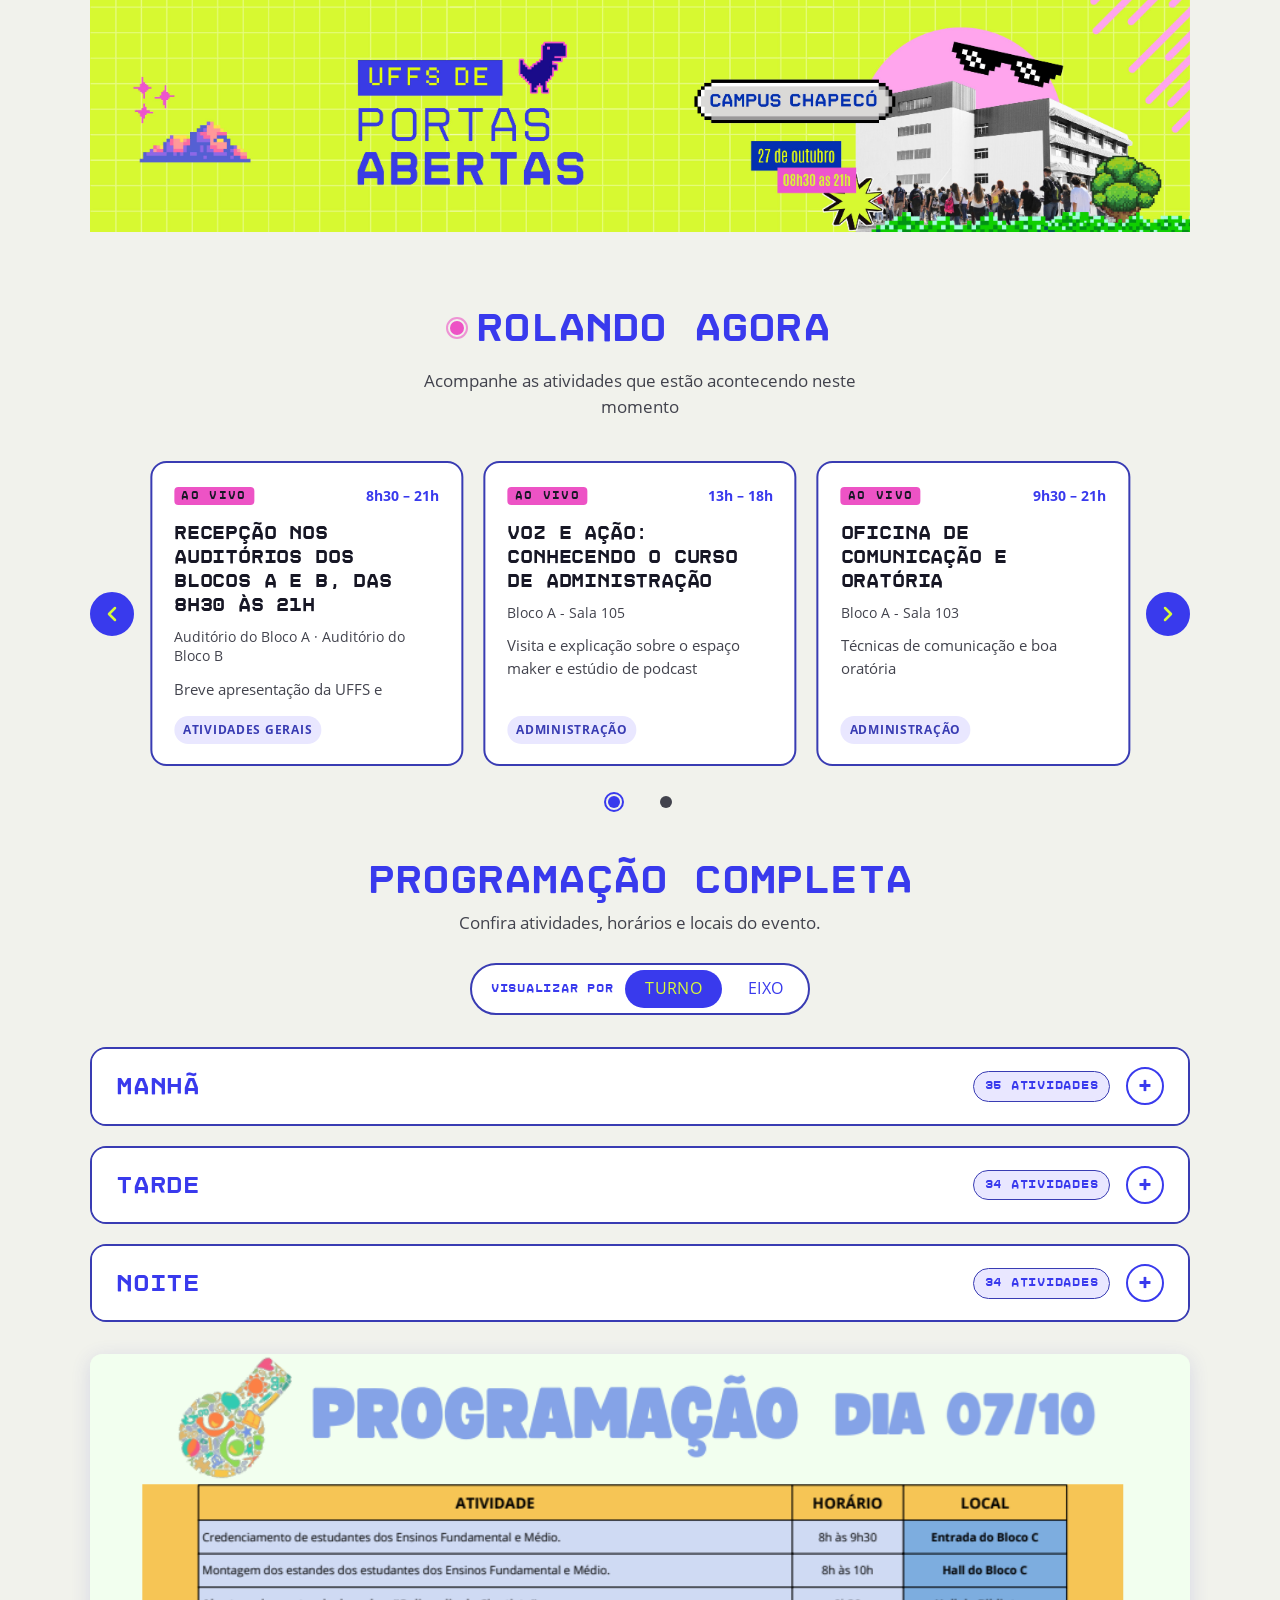
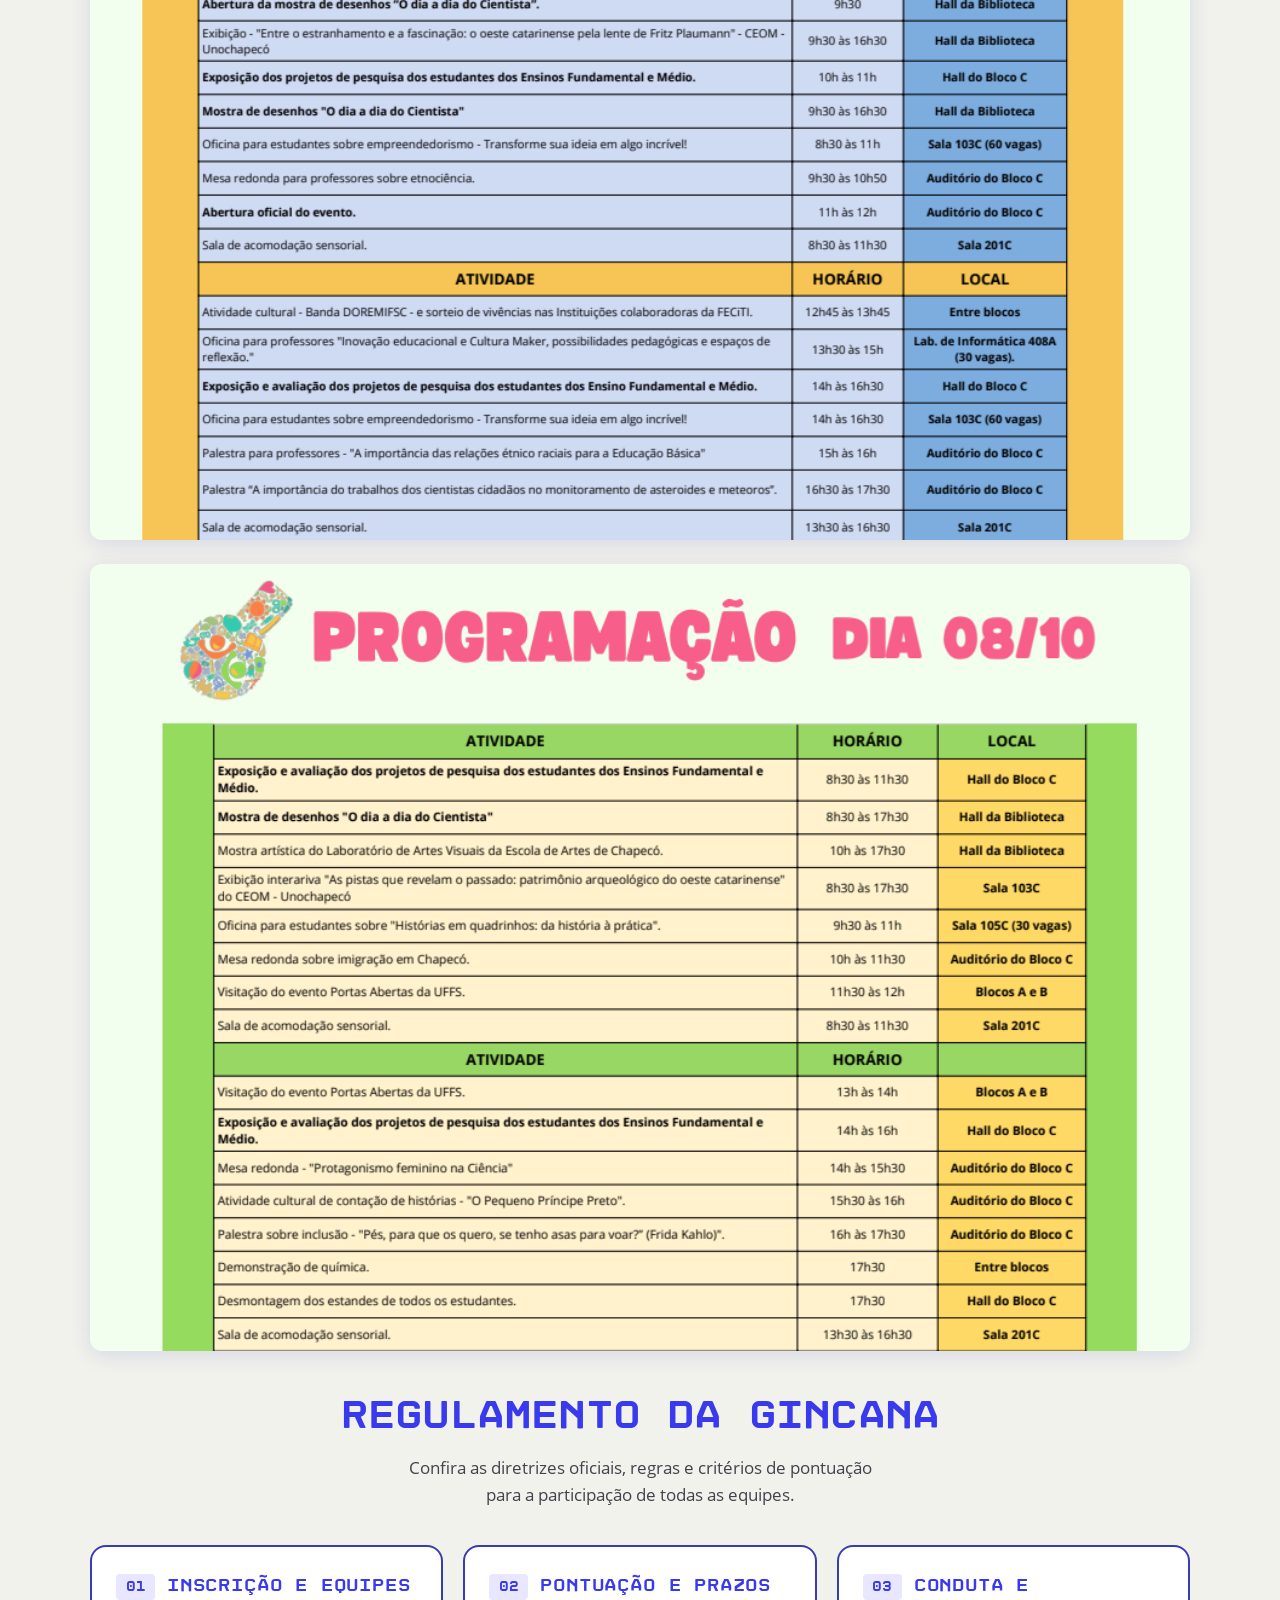
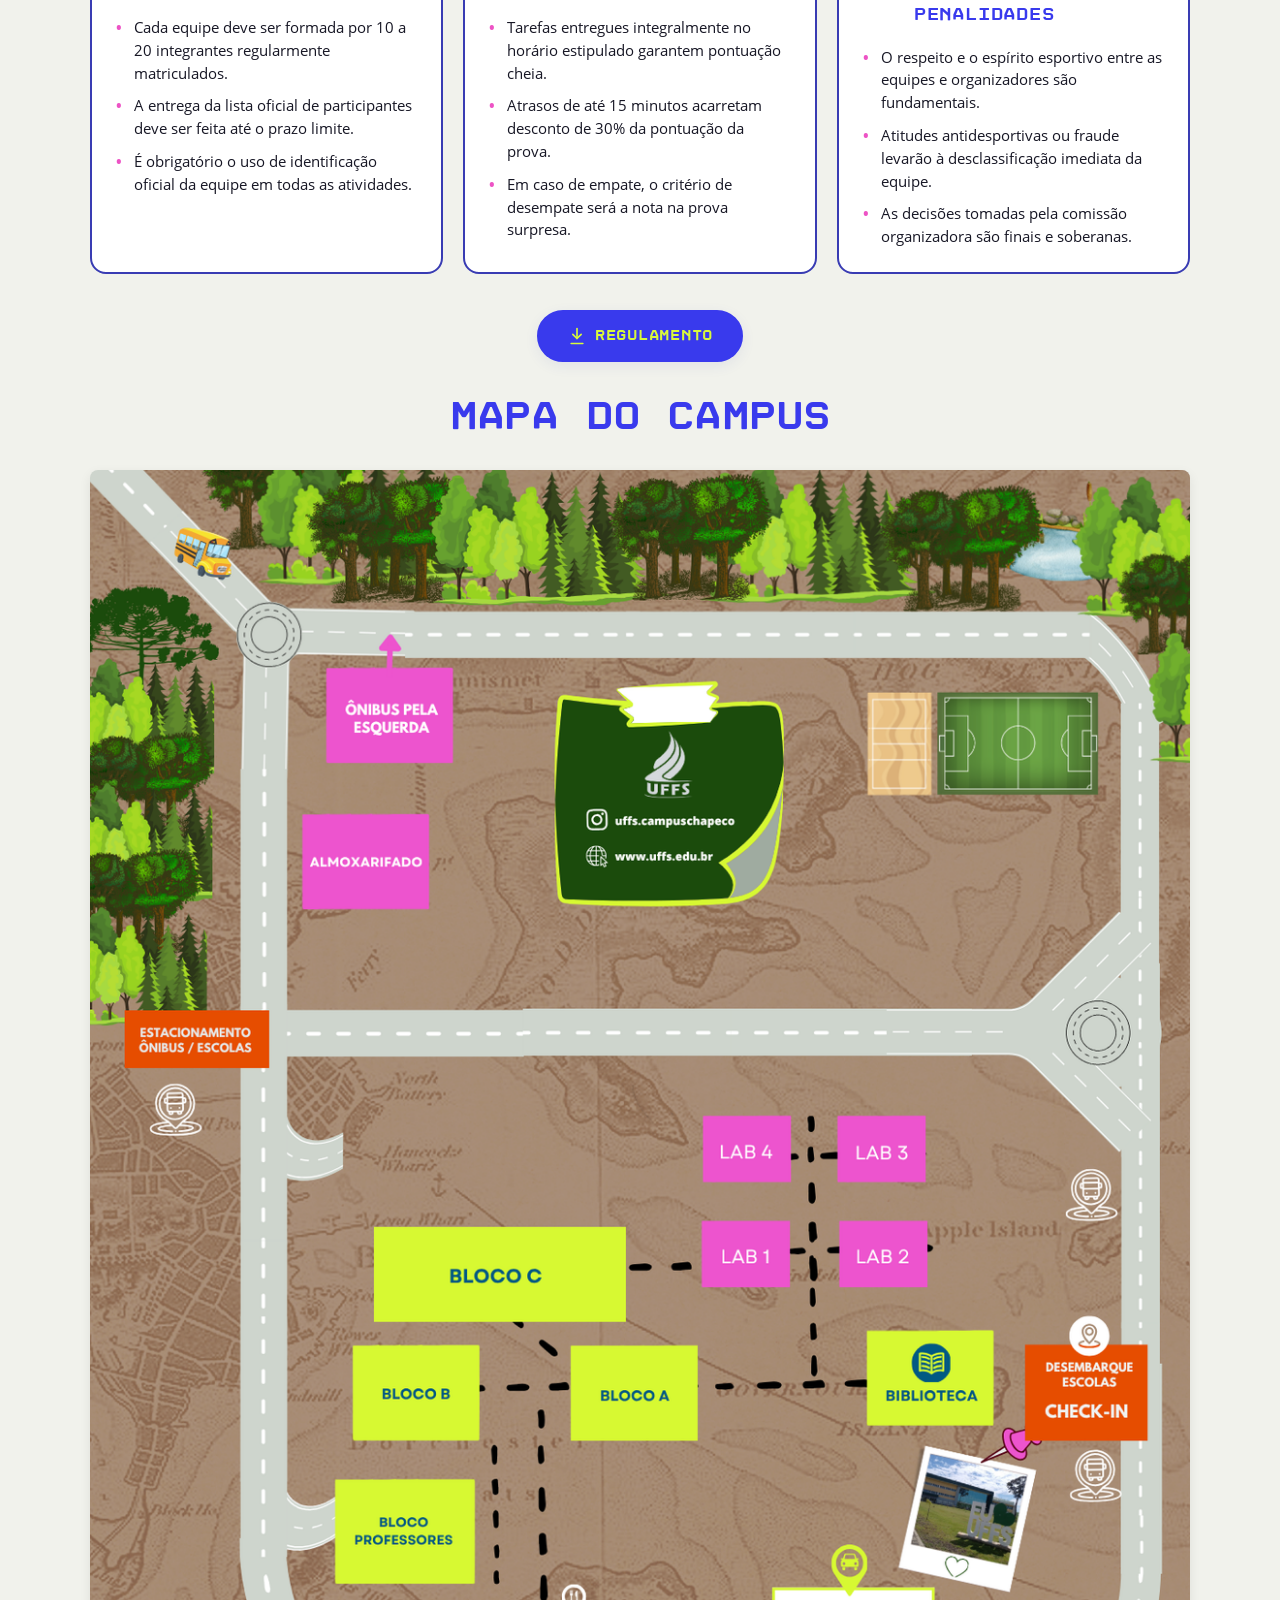
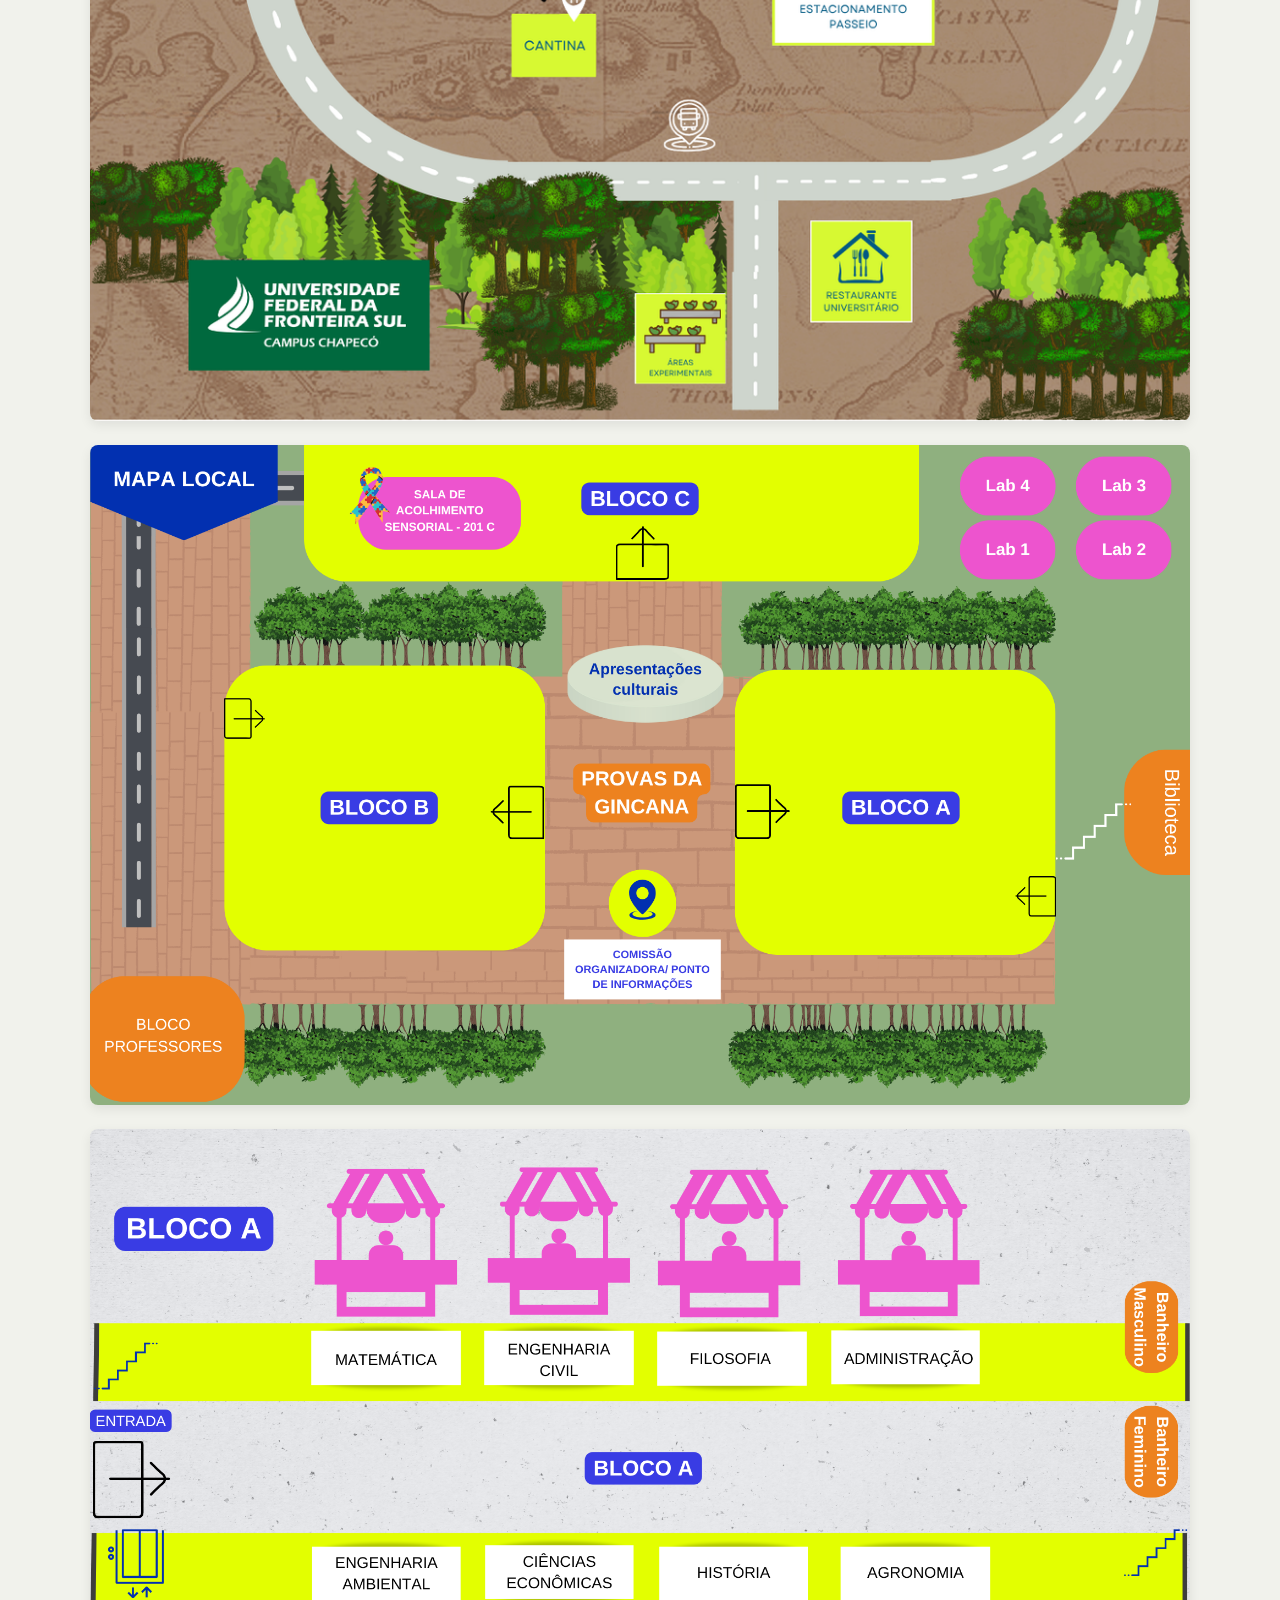
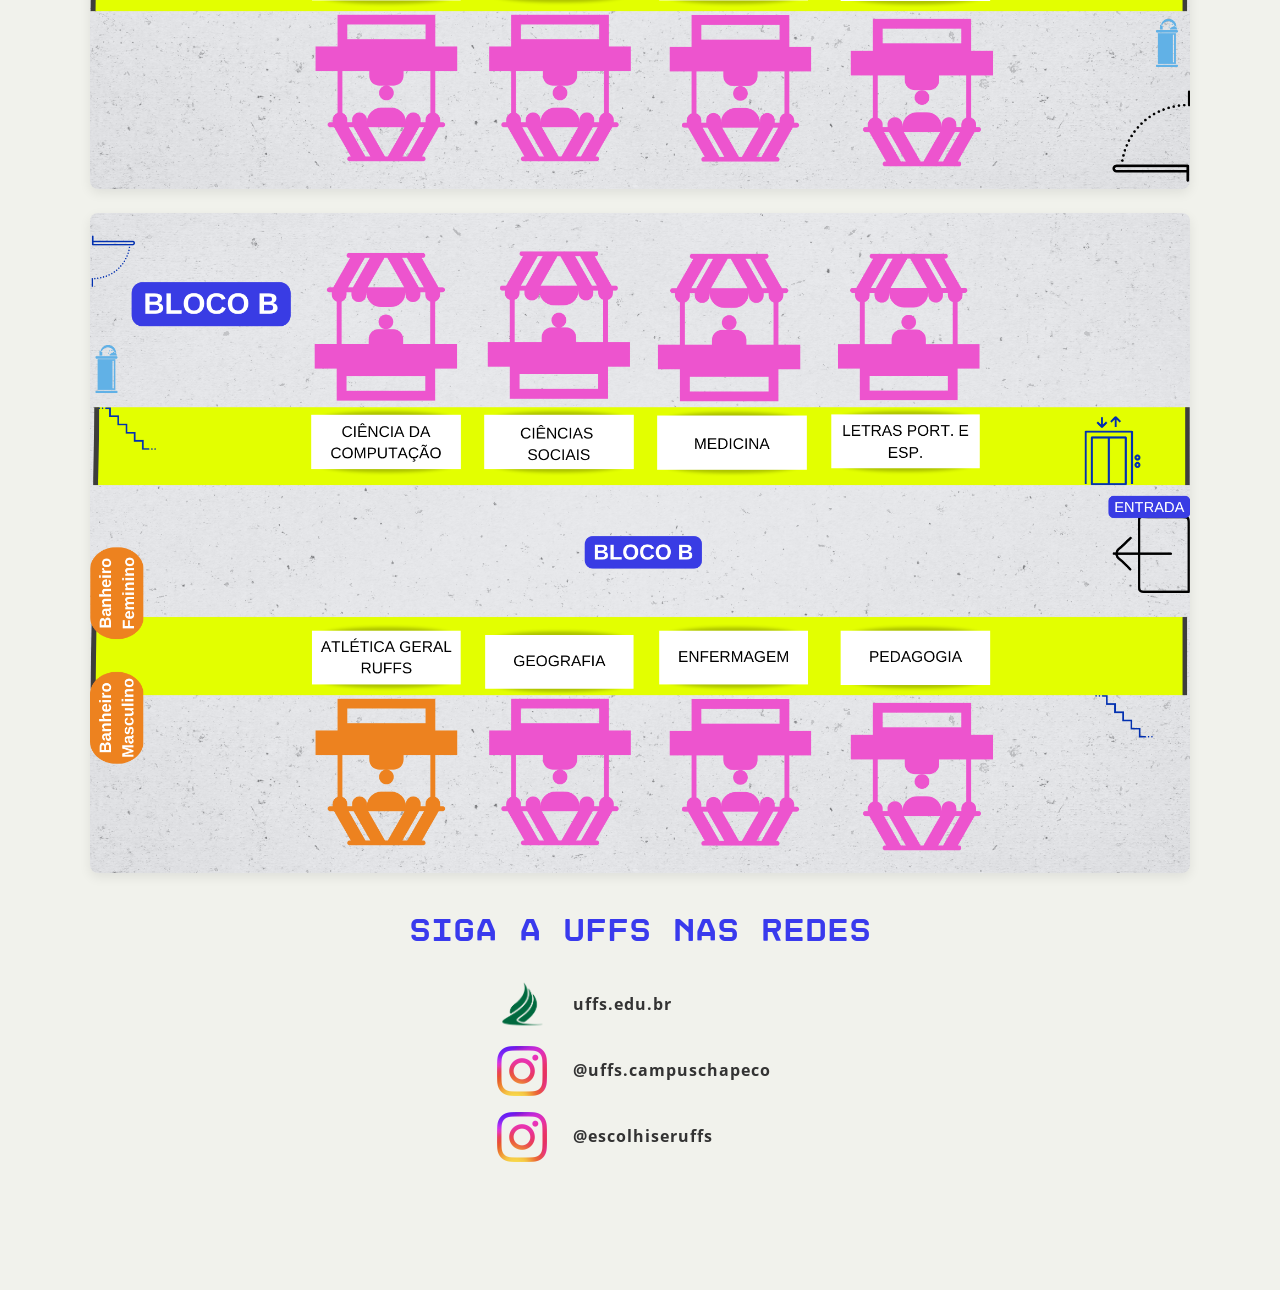
<file: static/site/index.html>
<!DOCTYPE html>
<html lang="pt-BR" data-theme="standard">

<head>
  <meta charset="UTF-8">
  <meta name="viewport" content="width=device-width, initial-scale=1.0">
  <title>UFFS de Portas Abertas</title>
  <meta name="author" content="UFFS de Portas Abertas — Contraste">
  <meta name="description"
    content="Confira a programação, as atividades e o regulamento do UFFS de Portas Abertas no Campus Chapecó.">
  <link rel="canonical" href="/">

  <meta property="og:locale" content="pt_BR">
  <meta property="og:type" content="website">
  <meta property="og:site_name" content="UFFS de Portas Abertas">
  <meta property="og:title" content="UFFS de Portas Abertas — Campus Chapecó">
  <meta property="og:description"
    content="Confira a programação, as atividades e o regulamento do UFFS de Portas Abertas no Campus Chapecó.">
  <meta property="og:url" content="/">
  <meta property="og:image" content="/assets/images/hero-desktop.jpg">
  <meta property="og:image:type" content="image/jpeg">
  <meta property="og:image:width" content="5938">
  <meta property="og:image:height" content="1250">
  <meta property="og:image:alt" content="Banner do UFFS de Portas Abertas no Campus Chapecó">

  <meta name="twitter:card" content="summary_large_image">
  <meta name="twitter:title" content="UFFS de Portas Abertas — Campus Chapecó">
  <meta name="twitter:description"
    content="Confira a programação, as atividades e o regulamento do UFFS de Portas Abertas no Campus Chapecó.">
  <meta name="twitter:image" content="/assets/images/hero-desktop.jpg">
  <meta name="twitter:image:alt" content="Banner do UFFS de Portas Abertas no Campus Chapecó">
  <link rel="preload" href="/db/schedule.json" as="fetch" crossorigin="anonymous">
  <link rel="preload" href="/db/knowledge_axes.json" as="fetch" crossorigin="anonymous">
  <link rel="preload" href="/db/locations.json" as="fetch" crossorigin="anonymous">
  <link rel="preload" href="/db/settings.json" as="fetch" crossorigin="anonymous">
  <link rel="stylesheet" href="css/fonts.css">
  <link rel="stylesheet" href="css/tokens.css">
  <link rel="stylesheet" href="css/main.css">
  <link rel="stylesheet" href="./css/schedule.css">
  <link rel="stylesheet" href="./css/map.css">
</head>

<body>

  <header class="banner" role="banner" aria-label="UFFS de Portas Abertas">
    <h1 class="visually-hidden">UFFS de Portas Abertas</h1>
    <picture class="hero-picture">
      <source media="(max-width: 600px)" srcset="assets/images/hero-mobile.png" width="1080" height="437">
      <img class="hero-image" src="assets/images/hero-desktop.jpg" width="5938" height="1250"
        alt="Campus Chapecó. 27 de outubro, das 08h30 às 21h." fetchpriority="high">
    </picture>
  </header>

  <main>
    <!-- ========== SEÇÃO ROLANDO AGORA ========== -->
    <section class="now-section" aria-labelledby="now-title">
      <div class="section-header">
        <h2 id="now-title" class="section-title">
          <span class="live-dot" aria-hidden="true"></span>
          Rolando agora
        </h2>
        <p class="section-subtitle">Acompanhe as atividades que estão acontecendo neste momento</p>
      </div>

      <div class="carousel-stage">
        <div class="carousel-wrapper">
          <button class="carousel-btn prev" aria-label="Atividade anterior" type="button">
            <svg width="24" height="24" viewBox="0 0 24 24" fill="none" stroke="currentColor" stroke-width="2.5"
              stroke-linecap="round" stroke-linejoin="round" aria-hidden="true" focusable="false">
              <polyline points="15 18 9 12 15 6"></polyline>
            </svg>
          </button>

          <div class="carousel" role="region" aria-label="Carrossel de atividades ao vivo" tabindex="0">
            <div class="carousel-track">
            </div>
          </div>

          <button class="carousel-btn next" aria-label="Próxima atividade" type="button">
            <svg width="24" height="24" viewBox="0 0 24 24" fill="none" stroke="currentColor" stroke-width="2.5"
              stroke-linecap="round" stroke-linejoin="round" aria-hidden="true" focusable="false">
              <polyline points="9 18 15 12 9 6"></polyline>
            </svg>
          </button>
        </div>

        <!-- Indicadores (dots) -->
        <div class="carousel-dots" role="group" aria-label="Navegação do carrossel"></div>
      </div>
    </section>

    <!-- ========== SEÇÃO PROGRAMAÇÃO COMPLETA ========== -->
    <section id="complete-program" data-section="complete-program" data-animate="" class="is-visible">
      <div data-schedule-status="" role="status" aria-live="polite"></div>
      <div data-schedule-root="" data-schedule-mount="complete-program" aria-busy="true">
        <article class="schedule-section schedule-section--complete-program" data-schedule-section="complete-program"
          aria-labelledby="schedule-heading-public">
          <h2 class="schedule-section__title" id="schedule-heading-public">Programação completa</h2>
          <p class="schedule-section__description">Confira atividades, horários e locais do evento.</p>

          <div class="schedule-view-selector" role="radiogroup" aria-label="Visualizar por">
            <span class="schedule-view-selector__label">Visualizar por</span>
            <button type="button" class="schedule-view-selector__option" role="radio" data-schedule-view="shift"
              aria-checked="true" tabindex="0">Turno</button>
            <button type="button" class="schedule-view-selector__option" role="radio"
              data-schedule-view="knowledge-axis" aria-checked="false" tabindex="-1">Eixo</button>
          </div>

          <div class="schedule-view-groups"></div>
        </article>
      </div>
      <noscript>Ative o JavaScript para consultar a programação atualizada.</noscript>
    </section>
    <div class="program-images-container">
      <img src="assets/images/prog1.png" alt="Programação - Parte 1" class="program-img">
      <img src="assets/images/prog2.png" alt="Programação - Parte 2" class="program-img">
    </div>

    <section class="rules-section" id="regulamento" aria-labelledby="regulamento-title">
      <div class="section-header">
        <h2 id="regulamento-title" class="section-title">
          Regulamento da Gincana
        </h2>
        <p class="section-subtitle">
          Confira as diretrizes oficiais, regras e critérios de pontuação para a participação de todas as equipes.
        </p>
      </div>

      <div class="rules-grid">
        <article class="rule-card">
          <header class="rule-card__header">
            <span class="rule-card__number">01</span>
            <h3 class="rule-card__title">Inscrição e Equipes</h3>
          </header>
          <ul class="rule-card__list">
            <li>Cada equipe deve ser formada por 10 a 20 integrantes regularmente matriculados.</li>
            <li>A entrega da lista oficial de participantes deve ser feita até o prazo limite.</li>
            <li>É obrigatório o uso de identificação oficial da equipe em todas as atividades.</li>
          </ul>
        </article>

        <article class="rule-card">
          <header class="rule-card__header">
            <span class="rule-card__number">02</span>
            <h3 class="rule-card__title">Pontuação e Prazos</h3>
          </header>
          <ul class="rule-card__list">
            <li>Tarefas entregues integralmente no horário estipulado garantem pontuação cheia.</li>
            <li>Atrasos de até 15 minutos acarretam desconto de 30% da pontuação da prova.</li>
            <li>Em caso de empate, o critério de desempate será a nota na prova surpresa.</li>
          </ul>
        </article>

        <article class="rule-card">
          <header class="rule-card__header">
            <span class="rule-card__number">03</span>
            <h3 class="rule-card__title">Conduta e Penalidades</h3>
          </header>
          <ul class="rule-card__list">
            <li>O respeito e o espírito esportivo entre as equipes e organizadores são fundamentais.</li>
            <li>Atitudes antidesportivas ou fraude levarão à desclassificação imediata da equipe.</li>
            <li>As decisões tomadas pela comissão organizadora são finais e soberanas.</li>
          </ul>
        </article>
      </div>

      <div class="rules-action">
        <a href="https://www.uffs.edu.br/uffs/conteudo/Portas%20Abertas/Regulamento%20gincana%202026.pdf"
          class="rule-btn" target="_blank" rel="noopener noreferrer" type="application/pdf"
          aria-label="Abrir regulamento em PDF para visualização em uma nova aba">
          <svg class="rule-btn__icon" width="20" height="20" viewBox="0 0 24 24" fill="none" stroke="currentColor"
            stroke-width="2" stroke-linecap="round" stroke-linejoin="round" aria-hidden="true" focusable="false">
            <path d="M12 3v12"></path>
            <path d="m7 10 5 5 5-5"></path>
            <path d="M5 21h14"></path>
          </svg>
          Regulamento
        </a>
      </div>
    </section>
    <section class="campus-map-section">
      <article class="schedule-section schedule-section--complete-program" data-schedule-section="complete-program"
        aria-labelledby="map-heading">
        <h2 class="schedule-section__title" id="map-heading">Mapa do Campus</h2>
        <div class="campus-map-container" aria-labelledby="map-heading">
          <img src="assets/images/01_map1.png" alt="Mapa Geral do Campus" class="campus-map-img" loading="lazy">
          <img src="assets/images/02_block1.png" alt="Mapa Local dos Blocos" class="campus-map-img" loading="lazy">
          <img src="assets/images/03_block2.png" alt="Mapa das Estandes - Bloco A" class="campus-map-img" loading="lazy">
          <img src="assets/images/04_block3.png" alt="Mapa das Estandes - Bloco B" class="campus-map-img" loading="lazy">
        </div>
      </article>
    </section>

    <section class="social-section" aria-labelledby="social-title">
      <h2 id="social-title" class="social-title">Siga a UFFS nas redes</h2>
      <div class="esquerda">
        <div class="social-container">
          <!-- Link UFFS -->
          <a href="https://uffs.edu.br" target="_blank" rel="noopener noreferrer" class="social-link">
            <img src="assets/images/uffs.png" alt="Logo UFFS" class="social-icon">
            <span class="footer-text">uffs.edu.br</span>
          </a>

          <!-- Link Instagram Campus Chapecó -->
          <a href="https://www.instagram.com/uffs.campuschapeco/" target="_blank" rel="noopener noreferrer"
            class="social-link">
            <img src="assets/images/insta.png" alt="Instagram UFFS Campus Chapecó" class="social-icon">
            <span class="footer-text">@uffs.campuschapeco</span>
          </a>

          <!-- Link Instagram Escolhi ser UFFS -->
          <a href="https://www.instagram.com/escolhiseruffs/" target="_blank" rel="noopener noreferrer"
            class="social-link">
            <img src="assets/images/insta.png" alt="Instagram Escolhi ser UFFS" class="social-icon">
            <span class="footer-text">@escolhiseruffs</span>
          </a>
        </div>
      </div>
    </section>
  </main>

  <script src="js/carousel.js" defer></script>
  <script src="./js/schedule.js" defer></script>

</body>

</html>
</file>
<file: frontend/static/css/fonts.css>
@font-face {
  font-family: "Open Sans";
  src: url("../assets/fonts/open-sans-400-normal.woff") format("woff");
  font-style: normal;
  font-weight: 400;
  font-display: swap;
}

@font-face {
  font-family: "Open Sans";
  src: url("../assets/fonts/open-sans-700-normal.woff") format("woff");
  font-style: normal;
  font-weight: 700;
  font-display: swap;
}

@font-face {
  font-family: "Disket Mono";
  src: url("../assets/fonts/disket-mono-400-normal.woff") format("woff");
  font-style: normal;
  font-weight: 400;
  font-display: swap;
}

@font-face {
  font-family: "Disket Mono";
  src: url("../assets/fonts/disket-mono-700-normal.woff") format("woff");
  font-style: normal;
  font-weight: 700;
  font-display: swap;
}

@font-face {
  font-family: "Retropix";
  src: url("../assets/fonts/retropix-400-normal.woff") format("woff");
  font-style: normal;
  font-weight: 400;
  font-display: swap;
}

@font-face {
  font-family: "Garet";
  src: url("../assets/fonts/garet-400-normal.woff") format("woff");
  font-style: normal;
  font-weight: 400;
  font-display: swap;
}

@font-face {
  font-family: "Garet";
  src: url("../assets/fonts/garet-700-normal.woff") format("woff");
  font-style: normal;
  font-weight: 700;
  font-display: swap;
}
</file>
<file: frontend/static/css/tokens.css>
:root {
  --palette-magenta: #ed53c5;
  --palette-violet: #393aed;
  --palette-green-bright: #14d204;
  --palette-pink: #fda2e3;
  --palette-sage: #d2decf;
  --palette-indigo: #393cb3;
  --palette-green: #368a2e;
  --palette-lime: #d8f93b;
  --palette-violet-electric: #352aff;

  --color-page: #f1f2ec;
  --color-surface: #ffffff;
  --color-brand: var(--palette-violet);
  --color-brand-soft: var(--palette-indigo);
  --color-accent: var(--palette-lime);
  --color-accent-line: var(--palette-lime);
  --color-live: var(--palette-magenta);
  --color-text: #171725;
  --color-text-muted: #42434d;
  --color-tag-surface: #e9e7ff;
  --color-tag-text: var(--palette-indigo);
  --color-border: var(--palette-indigo);
  --color-border-hover: var(--palette-violet);
  --color-focus: var(--palette-violet);
  --color-focus-ring: var(--palette-lime);
  --color-card-shadow: rgb(57 60 179 / 8%);
  --color-card-shadow-hover: rgb(57 60 179 / 14%);
  --color-finalized-surface: #e9e7ff;
  --color-finalized-text: #42434d;
  --color-finalized-border: var(--palette-indigo);
  --color-finalized-badge: var(--palette-indigo);
  --color-finalized-badge-text: #ffffff;
  --color-hero-surface: var(--palette-lime);
  --color-hero-text: var(--palette-violet);
  --color-hero-grid: rgb(255 255 255 / 55%);
  --color-badge-surface: var(--palette-violet);
  --color-badge-text: var(--palette-lime);
  --color-action-surface: var(--palette-violet);
  --color-action-text: var(--palette-lime);
  --color-action-hover: var(--palette-indigo);
  --color-selected-surface: var(--palette-violet);
  --color-selected-text: var(--palette-lime);
  --color-link: var(--palette-indigo);
  --color-link-hover: var(--palette-violet);
  --color-status-live-surface: var(--palette-magenta);
  --color-status-live-text: #171725;
  --color-status-soon-surface: var(--palette-lime);
  --color-status-soon-text: var(--palette-indigo);
  --color-disabled-surface: #e9e7ff;
  --color-disabled-text: #42434d;
  --color-field-surface: #ffffff;
  --color-field-text: #171725;
  --color-placeholder: #42434d;
  --color-selection-surface: var(--palette-indigo);
  --color-selection-text: #ffffff;

  --font-heading: "Disket Mono", "Courier New", monospace;
  --font-mono: "Disket Mono", "Courier New", monospace;
  --font-body: "Open Sans", system-ui, -apple-system, "Segoe UI", sans-serif;
  --font-pixel: "Retropix", monospace;
  --font-info: "Garet", Arial, sans-serif;
  --font-size-sm: 0.875rem;
  --font-size-body: 1rem;
  --font-size-title: clamp(1.5rem, 3vw, 2.25rem);
  --font-weight-regular: 400;
  --font-weight-bold: 700;
  --line-height-body: 1.5;
  --line-height-heading: 1.2;

  --radius-card: 16px;
  --radius-sm: 8px;
  --radius-badge: 4px;
  --radius-pill: 9999px;
  --border-width: 2px;
  --border-style: solid;
}

/* Aliases provisórios da paleta legada; a identidade oficial de alto contraste ainda não chegou. */
:root[data-theme="high-contrast"],
:root[data-theme="dark"] {
  --color-page: #14152b;
  --color-surface: #1e2040;
  --color-brand: #c8ff00;
  --color-brand-soft: #e3ff00;
  --color-accent: #e3ff00;
  --color-accent-line: #c8ff00;
  --color-live: #ed54ce;
  --color-text: #f8f8f0;
  --color-text-muted: #c0c0d8;
  --color-tag-surface: #2b2d5c;
  --color-tag-text: #e3ff00;
  --color-border: #f8f8f0;
  --color-border-hover: #c8ff00;
  --color-focus: #e3ff00;
  --color-focus-ring: #ed54ce;
  --color-card-shadow: rgb(0 0 0 / 40%);
  --color-card-shadow-hover: rgb(0 0 0 / 60%);
  --color-finalized-surface: #17182e;
  --color-finalized-text: #9595aa;
  --color-finalized-border: #4d4d68;
  --color-finalized-badge: #3a3b54;
  --color-finalized-badge-text: #ffffff;
  --color-hero-surface: #393ce4;
  --color-hero-text: #e3ff00;
  --color-hero-grid: #4f52e8;
  --color-badge-surface: #ed54ce;
  --color-badge-text: #ffffff;
  --color-action-surface: #c8ff00;
  --color-action-text: #14152b;
  --color-action-hover: #e3ff00;
  --color-selected-surface: #e3ff00;
  --color-selected-text: #14152b;
  --color-link: #e3ff00;
  --color-link-hover: #c8ff00;
  --color-status-live-surface: #ed54ce;
  --color-status-live-text: #ffffff;
  --color-status-soon-surface: #e3ff00;
  --color-status-soon-text: #14152b;
  --color-disabled-surface: #2b2d5c;
  --color-disabled-text: #c0c0d8;
  --color-field-surface: #1e2040;
  --color-field-text: #f8f8f0;
  --color-placeholder: #c0c0d8;
  --color-selection-surface: #e3ff00;
  --color-selection-text: #14152b;
}
</file>
<file: frontend/static/css/main.css>
* {
    margin: 0;
    padding: 0;
    box-sizing: border-box;
}

body {
    min-height: 100vh;
    background: var(--color-page);
    color: var(--color-text);
    font-family: var(--font-body);
}

::selection {
    background: var(--color-selection-surface);
    color: var(--color-selection-text);
}

button,
input,
select,
textarea {
    font: inherit;
}

/* ===== HERO RESPONSIVO CENTRALIZADO ===== */
.banner {
    width: 100%;
    max-width: 1100px;
    margin: 0 auto;
}
.hero-picture,
.hero-image {
    width: 100%;
    height: auto;
    display: block;
}

.visually-hidden {
    position: absolute;
    width: 1px;
    height: 1px;
    padding: 0;
    margin: -1px;
    overflow: hidden;
    clip: rect(0, 0, 0, 0);
    white-space: nowrap;
    border: 0;
}

/* ===== MAIN ===== */
main {
    max-width: 1100px;
    margin: 0 auto;
    padding: 48px 0 80px;
    color: var(--color-text);
    line-height: 1.6;
}

/* ===== SEÇÃO ROLANDO AGORA ===== */
.now-section {
    margin-top: 16px;
}

.section-header {
    text-align: center;
    margin-bottom: 36px;
}

.section-title {
    display: inline-flex;
    align-items: center;
    gap: 12px;
    font-family: var(--font-heading);
    font-weight: 700;
    font-size: clamp(28px, 5vw, 40px);
    color: var(--color-brand);
    text-transform: uppercase;
    letter-spacing: -0.02em;
    margin-bottom: 8px;
}

.live-dot {
    width: 14px;
    height: 14px;
    background: var(--color-live);
    border-radius: 50%;
    position: relative;
    flex-shrink: 0;
    animation: pulse 1.6s ease-in-out infinite;
}

.live-dot::after {
    content: "";
    position: absolute;
    inset: -4px;
    border-radius: 50%;
    border: 2px solid var(--color-live);
    opacity: 0.6;
    animation: pulse-ring 1.6s ease-in-out infinite;
}

@keyframes pulse {
    0%, 100% { transform: scale(1); opacity: 1; }
    50% { transform: scale(0.85); opacity: 0.8; }
}

@keyframes pulse-ring {
    0% { transform: scale(0.8); opacity: 0.7; }
    100% { transform: scale(1.6); opacity: 0; }
}

.section-subtitle {
    color: var(--color-text-muted);
    font-size: 1.05rem;
    max-width: 480px;
    margin: 0 auto;
}

/* ===== CAROUSEL ===== */
.carousel-stage {
    width: 100%;
    display: flex;
    flex-direction: column;
    gap: 8px;
}

.carousel-wrapper {
    position: relative;
    display: flex;
    align-items: center;
    gap: 12px;
}

.carousel {
    overflow: hidden;
    width: 100%;
    padding-inline: 4px;
    padding-block: 4px;
    outline: none;
}

.carousel-track {
    display: flex;
    gap: 20px;
    transition: transform var(--carousel-transition-duration, 0.45s) cubic-bezier(0.25, 0.8, 0.25, 1);
    will-change: transform;
}

.carousel-track.is-resetting {
    transition: none;
}

@media (prefers-reduced-motion: reduce) {
    .carousel-track {
        transition: none;
    }
}

/* ===== CARDS ===== */
.activity-card,
.rule-card {
    background: var(--color-surface);
    border: var(--border-width) var(--border-style) var(--color-border);
    border-radius: var(--radius-card);
}

.activity-card {
    flex: 0 0 calc((100% - 40px) / 3);
    padding: 22px 22px 20px;
    display: flex;
    flex-direction: column;
    min-height: 260px;
}

.activity-card:hover,
.rule-card:hover,
.activity-card:active,
.rule-card:active {
    border-color: var(--color-brand);
}

.card-top {
    display: flex;
    justify-content: space-between;
    align-items: center;
    margin-bottom: 14px;
    gap: 8px;
}

.status-badge {
    font-family: var(--font-mono);
    font-size: 0.7rem;
    font-weight: 700;
    letter-spacing: 0.12em;
    text-transform: uppercase;
    padding: 0.32em 0.65em;
    border-radius: 4px;
    line-height: 1;
}

.status-badge.live {
    background: var(--color-status-live-surface);
    color: var(--color-status-live-text);
}

.status-badge.soon {
    background: var(--color-status-soon-surface);
    color: var(--color-status-soon-text);
}

.card-time {
    font-size: 0.85rem;
    font-weight: 600;
    color: var(--color-brand);
    white-space: nowrap;
}

.card-title {
    font-family: var(--font-heading);
    font-weight: 700;
    font-size: 1.2rem;
    color: var(--color-text);
    line-height: 1.25;
    margin-bottom: 10px;
    text-transform: uppercase;
    letter-spacing: -0.01em;
}

.card-location {
    display: flex;
    align-items: flex-start;
    gap: 6px;
    font-size: 0.88rem;
    color: var(--color-text-muted);
    margin-bottom: 12px;
    line-height: 1.4;
}

.card-location svg {
    flex-shrink: 0;
    margin-top: 2px;
    color: var(--color-brand);
}

.card-desc {
    font-size: 0.92rem;
    color: var(--color-text-muted);
    line-height: 1.5;
    flex-grow: 1;
    margin-bottom: 16px;
}

.card-footer {
    margin-top: auto;
}

.card-tag {
    display: inline-block;
    font-size: 0.75rem;
    font-weight: 700;
    text-transform: uppercase;
    letter-spacing: 0.06em;
    background: var(--color-tag-surface);
    color: var(--color-tag-text);
    padding: 0.35em 0.75em;
    border-radius: 20px;
}

/* ===== BOTÕES DO CARROSSEL ===== */
.carousel-btn {
    flex-shrink: 0;
    width: 44px;
    height: 44px;
    border-radius: 50%;
    border: 2px solid var(--color-action-surface);
    background: var(--color-action-surface);
    color: var(--color-action-text);
    display: flex;
    align-items: center;
    justify-content: center;
    cursor: pointer;
    /* Theme changes must update action colors immediately; only elevation animates. */
    transition: transform 0.2s;
}

@media (hover: hover) and (pointer: fine) {
    .carousel-btn:hover:not(:disabled) {
        background: var(--color-action-hover);
        color: var(--color-action-text);
        transform: scale(1.06);
    }
}

.carousel-btn:disabled {
    background: var(--color-disabled-surface);
    color: var(--color-disabled-text);
    border-color: var(--color-disabled-text);
    cursor: not-allowed;
}

/* ===== DOTS ===== */
.carousel-dots {
    display: flex;
    justify-content: center;
    gap: 4px;
    margin-top: 0;
}

.dot {
    width: 48px;
    height: 48px;
    flex: 0 0 48px;
    border: none;
    background: transparent;
    cursor: pointer;
    padding: 0;
    position: relative;
}

.dot::before {
    content: "";
    position: absolute;
    width: 12px;
    height: 12px;
    inset: 18px;
    border-radius: 50%;
    background: var(--color-disabled-text);
}

.dot.active {
    border-radius: 0;
}

.dot.active::before {
    background: var(--color-selected-surface);
    outline: 2px solid var(--color-selected-surface);
    outline-offset: 2px;
}

@media (hover: hover) and (pointer: fine) {
.dot:hover:not(.active) {
        background: transparent;
    }

    .dot:hover:not(.active)::before {
        background: var(--color-live);
    }
}

.dot:focus-visible,
.carousel:focus-visible,
.carousel-btn:focus-visible {
    outline: 3px solid var(--color-focus);
    outline-offset: 4px;
}

button:focus:not(:focus-visible) {
    outline: none;
}

/* Prevent the mobile browser's rectangular tap overlay throughout the page.
   Keyboard focus remains visible through :focus-visible. */
html {
    -webkit-tap-highlight-color: transparent;
}

button,
a,
[role="button"] {
    -webkit-tap-highlight-color: transparent;
}

@media (hover: none), (pointer: coarse) {
    .schedule-view-selector__option:hover:not([aria-checked="true"]),
    .schedule-item__link:hover,
    .rule-btn:hover {
        background: inherit;
        color: inherit;
        box-shadow: none;
        transform: none;
    }
}

/* ===== RESPONSIVO ===== */
@media (max-width: 900px) {
    .activity-card {
        flex: 0 0 calc((100% - 20px) / 2);
    }
}

@media (max-width: 700px) {
}

@media (max-width: 600px) {
    main {
        padding: 32px 16px 60px;
    }

    .activity-card {
        flex: 0 0 100%;
        min-height: 240px;
    }

    .carousel-btn {
        width: 48px;
        height: 48px;
    }

    .carousel-wrapper {
        gap: 8px;
    }

    .section-title {
        font-size: clamp(24px, 7vw, 32px);
    }
}

.program-images-container {
  display: flex;
  flex-direction: column;
  align-items: center;
  justify-content: center;
  gap: 1.5rem;
  width: 100%;
  max-width: 1100px;
  margin: 2rem auto;
  padding: 0;
}

.program-img {
  width: 100%;
  height: auto;
  max-width: 100%;
  border-radius: 12px;
  box-shadow: 0 4px 20px var(--color-card-shadow-hover);
  display: block;
  object-fit: contain;
}

/* ===== SEÇÃO REGULAMENTO DA GINCANA ===== */
.rules-section {
  margin-top: 32px;
  padding-top: 0;
}

.rules-grid {
  display: grid;
  grid-template-columns: repeat(auto-fit, minmax(280px, 1fr));
  gap: 20px;
  margin-top: 32px;
}

.rule-card {
  padding: 24px;
  display: flex;
  flex-direction: column;
}

.rule-card__header {
  display: flex;
  align-items: baseline;
  gap: 12px;
  margin-bottom: 16px;
}

.rule-card__number {
  display: inline-block;
  font-family: var(--font-mono);
  font-size: 0.85rem;
  font-weight: 700;
  color: var(--color-brand);
  background: var(--color-tag-surface);
  padding: 0.35em 0.7em;
  border-radius: var(--radius-badge);
  line-height: 1.2;
}

.rule-card__title {
  font-family: var(--font-heading);
  font-weight: 700;
  font-size: 1.15rem;
  color: var(--color-brand);
  text-transform: uppercase;
  margin: 0;
  letter-spacing: -0.01em;
}

.rule-card__list {
  list-style-type: none;
  padding: 0;
  margin: 0;
  display: flex;
  flex-direction: column;
  gap: 10px;
  color: var(--color-text);
  font-family: var(--font-body);
  font-size: 0.95rem;
  line-height: 1.5;
}

.rule-card__list li {
  position: relative;
  padding-left: 18px;
}

.rule-card__list li::before {
  content: "•";
  position: absolute;
  left: 0;
  color: var(--color-live);
  font-weight: bold;
}

.rules-action {
  display: flex;
  justify-content: center;
  margin-top: 36px;
}

.rule-btn {
  display: inline-flex;
  align-items: center;
  justify-content: center;
  gap: 8px;
  background: var(--color-action-surface);
  color: var(--color-action-text);
  font-family: var(--font-heading);
  font-weight: 700;
  font-size: 0.95rem;
  line-height: 1;
  text-transform: uppercase;
  text-decoration: none;
  letter-spacing: 0.05em;
  padding: 14px 28px;
  border-radius: var(--radius-pill);
  border: var(--border-width) var(--border-style) var(--color-action-surface);
  transition: background-color 0.2s ease, transform 0.2s ease, box-shadow 0.2s ease;
  box-shadow: 0 4px 14px var(--color-card-shadow);
}

.rule-btn__icon {
  display: block;
  flex: 0 0 auto;
}

.rule-btn:hover,
.rule-btn:focus-visible {
  background: var(--color-action-hover);
  color: var(--color-action-text);
  transform: translateY(-2px);
  box-shadow: 0 6px 20px var(--color-card-shadow-hover);
}

.rule-btn:focus-visible {
  outline: 3px solid var(--color-focus-ring);
  outline-offset: 2px;
}
</file>
<file: frontend/static/css/schedule.css>
/**
 * Complete Program Schedule
 * Tokens canônicos: tokens.css.
 */

/* ==========================================================================
   2. Resets e Escopo do Componente
   ========================================================================== */
#complete-program *,
#complete-program *::before,
#complete-program *::after {
  box-sizing: border-box;
}

#complete-program h2,
#complete-program h3,
#complete-program h4,
#complete-program h5,
#complete-program p,
#complete-program ul {
  margin-block-start: 0;
}

#complete-program button {
  font: inherit;
  border: 0;
}

/* ==========================================================================
   3. Container da Seção
   ========================================================================== */
#complete-program {
  width: 100%;
  margin-top: 32px;
  color: var(--color-text);
  font-family: var(--font-body);
}

[data-schedule-status]:empty {
  display: none;
}

[data-schedule-status] {
  margin-block-end: 1rem;
  font-family: var(--font-mono);
  font-size: 0.9rem;
  font-weight: 700;
  color: var(--color-brand);
  text-align: center;
}

[data-schedule-root] {
  display: grid;
  min-width: 0;
  gap: 1.5rem;
}

[data-schedule-root][aria-busy="true"] {
  min-height: 4rem;
  opacity: 0.6;
}

.schedule-section--complete-program {
  display: flex;
  flex-direction: column;
  min-width: 0;
}

/* ==========================================================================
   4. Cabeçalho da Seção (Título e Subtítulo)
   ========================================================================== */
.schedule-section__title {
  margin: 0 0 8px 0;
  color: var(--color-brand);
  font-family: var(--font-heading);
  font-size: clamp(28px, 5vw, 40px);
  font-weight: 700;
  line-height: 1.1;
  text-transform: uppercase;
  letter-spacing: -0.02em;
  text-align: center;
}

.schedule-section__description {
  max-width: 520px;
  margin: 0 auto 28px auto;
  color: var(--color-text-muted);
  font-family: var(--font-body);
  font-size: 1.05rem;
  line-height: 1.5;
  text-align: center;
}

/* ==========================================================================
   5. Seletor de Visualização (Turno / Eixo)
   ========================================================================== */
.schedule-view-selector {
  display: inline-flex;
  flex-wrap: wrap;
  align-items: center;
  justify-content: center;
  align-self: center;
  gap: 6px;
  margin-bottom: 32px;
  padding: 5px;
  background: var(--color-surface);
  border: var(--border-width) var(--border-style) var(--color-border);
  border-radius: var(--radius-pill);
}

.schedule-view-selector__label {
  padding-inline: 14px 6px;
  color: var(--color-brand);
  font-family: var(--font-heading);
  font-size: 0.78rem;
  font-weight: 700;
  text-transform: uppercase;
  letter-spacing: 0.06em;
  user-select: none;
}

:root[data-theme="high-contrast"] .schedule-view-selector__label,
:root[data-theme="dark"] .schedule-view-selector__label {
  color: var(--color-accent);
}

.schedule-view-selector__option {
  display: inline-flex;
  align-items: center;
  justify-content: center;
  min-height: 38px;
  padding: 6px 20px;
  color: var(--color-brand);
  background: transparent;
  border: var(--border-width) solid transparent;
  border-radius: var(--radius-pill);
  font-family: var(--font-heading);
  font-size: 0.85rem;
  font-weight: 700;
  text-transform: uppercase;
  letter-spacing: 0.02em;
  cursor: pointer;
  transition: background-color 0.2s ease, color 0.2s ease, border-color 0.2s ease, transform 0.2s ease;
  -webkit-tap-highlight-color: transparent;
}

@media (hover: hover) and (pointer: fine) {
  .schedule-view-selector__option:hover:not([aria-checked="true"]) {
    background: var(--color-tag-surface);
    color: var(--color-brand);
  }
}

.schedule-view-selector__option:focus-visible {
  outline: 3px solid var(--color-focus);
  outline-offset: 2px;
}

.schedule-view-selector__option[aria-checked="true"] {
  color: var(--color-selected-text);
  background: var(--color-selected-surface);
  border-color: var(--color-selected-surface);
}

/* ==========================================================================
   6. Grupos Expansíveis (Accordion: details / summary)
   ========================================================================== */
.schedule-view-groups {
  display: grid;
  gap: 20px;
}

.schedule-view-group {
  overflow: clip;
  background: var(--color-surface);
  border: var(--border-width) var(--border-style) var(--color-border);
  border-radius: var(--radius-card);
  transition: border-color 0.25s ease;
}

.schedule-view-group:hover {
  border-color: var(--color-border-hover);
}

.schedule-view-group[open] {
  border-color: var(--color-brand);
}

.schedule-view-group__summary {
  display: grid;
  min-height: 4.5rem;
  grid-template-columns: minmax(0, 1fr) auto;
  align-items: center;
  gap: 1rem;
  padding: 18px 24px;
  cursor: pointer;
  list-style: none;
  user-select: none;
  -webkit-tap-highlight-color: transparent;
  background: var(--color-surface);
  transition: background-color 0.2s ease;
}

.schedule-view-group__summary::-webkit-details-marker {
  display: none;
}

.schedule-view-group__summary:hover {
  background: var(--color-tag-surface);
}

.schedule-view-group__summary:focus-visible {
  outline: 3px solid var(--color-focus);
  outline-offset: -3px;
}

/* Indicador circular (+ / −) */
.schedule-view-group__summary::after {
  display: grid;
  width: 38px;
  height: 38px;
  place-items: center;
  border: var(--border-width) var(--border-style) var(--color-brand);
  border-radius: 50%;
  content: "+";
  font-family: var(--font-heading);
  font-size: 1.25rem;
  font-weight: 700;
  line-height: 1;
  color: var(--color-brand);
  background: var(--color-surface);
  transition: transform 0.2s ease, background-color 0.2s ease, color 0.2s ease;
  flex-shrink: 0;
}

.schedule-view-group:hover .schedule-view-group__summary::after {
  background: var(--color-action-surface);
  color: var(--color-action-text);
}

.schedule-view-group[open] > .schedule-view-group__summary::after {
  content: "−";
  background: var(--color-selected-surface);
  color: var(--color-selected-text);
  border-color: var(--color-selected-surface);
}

.schedule-view-group__summary h3,
.schedule-group__title {
  display: flex;
  min-width: 0;
  flex-wrap: wrap;
  align-items: center;
  justify-content: space-between;
  gap: 0.5rem 1rem;
  margin: 0;
  color: var(--color-brand);
  font-family: var(--font-heading);
  font-size: clamp(1.2rem, 2.5vw, 1.5rem);
  font-weight: 700;
  text-transform: uppercase;
  letter-spacing: -0.01em;
}

.schedule-view-group__count {
  flex: 0 0 auto;
  font-family: var(--font-mono);
  font-size: 0.78rem;
  font-weight: 700;
  color: var(--color-brand);
  background: var(--color-tag-surface);
  padding: 0.35em 0.85em;
  border-radius: var(--radius-pill);
  border: 1px solid var(--color-border);
  white-space: nowrap;
  letter-spacing: 0.06em;
  text-transform: uppercase;
}

:root[data-theme="high-contrast"] .schedule-view-group__count,
:root[data-theme="dark"] .schedule-view-group__count {
  color: var(--color-accent);
  background: var(--color-tag-surface);
  border-color: var(--color-border);
}

.schedule-view-group__content {
  display: grid;
  gap: 24px;
  padding: 8px 24px 28px;
  border-block-start: 1px solid var(--color-border);
  background: var(--color-surface);
}

.schedule-view-group__empty {
  padding-block: 1.5rem;
  color: var(--color-text-muted);
  font-style: italic;
}

/* ==========================================================================
   7. Sessão de Cursos & Títulos
   ========================================================================== */
.schedule-course {
  padding-block-start: 1rem;
}

.schedule-course__title {
  display: flex;
  align-items: center;
  gap: 8px;
  margin: 0 0 1rem 0;
  padding-left: 10px;
  border-left: 4px solid var(--color-brand);
  color: var(--color-brand);
  font-family: var(--font-heading);
  font-size: clamp(1rem, 1.8vw, 1.2rem);
  font-weight: 700;
  text-transform: uppercase;
  letter-spacing: 0.02em;
}

:root[data-theme="high-contrast"] .schedule-course__title,
:root[data-theme="dark"] .schedule-course__title {
  border-left-color: var(--color-accent);
  color: var(--color-accent);
}

/* ==========================================================================
   8. Grade de Cartões de Atividades (.schedule-list & .schedule-item)
   ========================================================================== */
.schedule-list {
  display: grid;
  grid-template-columns: repeat(auto-fill, minmax(min(100%, 310px), 1fr));
  gap: 20px;
  margin: 0;
  padding: 0;
  list-style: none;
}

.schedule-item {
  position: relative;
  display: flex;
  flex-direction: column;
  min-width: 0;
  min-height: 220px;
  padding: 22px;
  background: var(--color-surface);
  border: var(--border-width) var(--border-style) var(--color-border);
  border-radius: var(--radius-card);
  overflow-wrap: anywhere;
}

.schedule-item:hover {
  border-color: var(--color-brand);
}

/* Tag de Curso */
.schedule-item__course {
  display: inline-block;
  align-self: flex-start;
  margin-block-end: 0.75rem;
  padding: 0.35em 0.75em;
  color: var(--color-brand);
  background: var(--color-tag-surface);
  border-radius: var(--radius-pill);
  font-family: var(--font-mono);
  font-size: 0.75rem;
  font-weight: 700;
  letter-spacing: 0.06em;
  text-transform: uppercase;
}

:root[data-theme="high-contrast"] .schedule-item__course,
:root[data-theme="dark"] .schedule-item__course {
  color: var(--color-accent);
  background: var(--color-tag-surface);
}

/* Título da Atividade */
.schedule-item__title {
  margin-block-end: 0.65rem;
  color: var(--color-text);
  font-family: var(--font-heading);
  font-size: 1.1rem;
  font-weight: 700;
  line-height: 1.3;
  text-transform: uppercase;
  letter-spacing: -0.01em;
}

/* Descrição da Atividade */
.schedule-item__description {
  margin-block-end: 1rem;
  color: var(--color-text-muted);
  font-family: var(--font-body);
  font-size: 0.92rem;
  line-height: 1.5;
  flex-grow: 1;
}

/* Horário e Local da Sessão */
.schedule-session {
  margin-top: auto;
  margin-block-end: 0.65rem;
  padding-top: 0.75rem;
  border-top: 1px dashed var(--color-border);
  font-family: var(--font-body);
  font-size: 0.88rem;
  line-height: 1.45;
  color: var(--color-text-muted);
}

.schedule-session:last-child,
.schedule-item > :last-child {
  margin-block-end: 0;
}

.schedule-session time {
  font-weight: 700;
  color: var(--color-brand);
}

:root[data-theme="high-contrast"] .schedule-session time,
:root[data-theme="dark"] .schedule-session time {
  color: var(--color-accent);
}

.schedule-session__location {
  display: inline-block;
  margin-block-start: 0.25rem;
  color: var(--color-text-muted);
  font-size: 0.88rem;
  line-height: 1.4;
}

/* Link de Informações */
.schedule-item__link {
  display: inline-flex;
  align-items: center;
  width: fit-content;
  margin-block-start: 0.5rem;
  padding: 0.35em 0.85em;
  color: var(--color-link);
  background: var(--color-tag-surface);
  border-radius: var(--radius-pill);
  font-family: var(--font-body);
  font-size: 0.85rem;
  font-weight: 700;
  text-decoration: none;
  transition: background-color 0.2s ease, color 0.2s ease;
}

.schedule-item__link:hover {
  background: var(--color-action-surface);
  color: var(--color-action-text);
}

/* ==========================================================================
   9. Estado de Atividade Finalizada & Badge
   ========================================================================== */
.schedule-item--finalized {
  background: var(--color-finalized-surface);
  border-color: var(--color-finalized-border);
  opacity: 0.78;
}

.schedule-item--finalized:hover {
  border-color: var(--color-finalized-border);
}

.schedule-item--finalized .schedule-item__title {
  color: var(--color-finalized-text);
}

.schedule-item--finalized .schedule-item__course {
  background: var(--color-disabled-surface);
  color: var(--color-finalized-text);
}

.schedule-item--finalized .schedule-session time {
  color: var(--color-finalized-text);
}

.schedule-item__status {
  display: inline-flex;
  width: fit-content;
  align-items: center;
  margin-block-end: 0.65rem;
  padding: 0.32em 0.65em;
  color: var(--color-finalized-badge-text);
  background: var(--color-finalized-badge);
  border-radius: var(--radius-badge);
  font-family: var(--font-mono);
  font-size: 0.7rem;
  font-weight: 700;
  letter-spacing: 0.12em;
  line-height: 1;
  text-transform: uppercase;
}

/* ==========================================================================
   10. Responsividade & Acessibilidade
   ========================================================================== */
@media (max-width: 900px) {
  .schedule-list {
    grid-template-columns: repeat(auto-fill, minmax(min(100%, 280px), 1fr));
  }
}

@media (max-width: 600px) {
  #complete-program {
    margin-top: 24px;
  }

  .schedule-section__title {
    font-size: clamp(24px, 7vw, 32px);
  }

  .schedule-view-selector {
    width: 100%;
    max-width: 100%;
    border-radius: 16px;
    padding: 8px;
  }

  .schedule-view-selector__label {
    width: 100%;
    text-align: center;
    padding-bottom: 4px;
  }

  .schedule-view-selector__option {
    flex: 0 1 auto;
    text-align: center;
    min-height: 48px;
  }

  .schedule-view-group__summary {
    padding: 14px 16px;
  }

  .schedule-view-group__summary::after {
    width: 34px;
    height: 34px;
    font-size: 1.1rem;
  }

  .schedule-view-group__content {
    padding: 6px 16px 20px;
  }

  .schedule-list {
    grid-template-columns: 1fr;
  }

  .schedule-item {
    padding: 18px;
  }
}

/* Acessibilidade: Movimento Reduzido */
@media (prefers-reduced-motion: reduce) {
  .schedule-view-selector__option,
  .schedule-item,
  .schedule-view-group,
  .schedule-view-group__summary::after,
  .schedule-item__link {
    transition: none !important;
    transform: none !important;
  }
}
</file>
<file: frontend/static/css/map.css>
/* Estilos para a Seção do Mapa do Campus */

.campus-map-section {
  width: 100%;
  margin-top: 2rem;
  margin-bottom: 2rem;
}

.campus-map-container {
  display: flex;
  flex-direction: column;
  gap: 1.5rem;
  width: 100%;
  margin-top: 1.5rem;
}

.campus-map-img {
  width: 100%;
  max-width: 100%;
  height: auto;
  display: block;
  border-radius: 8px;
  box-shadow: 0 4px 12px rgba(0, 0, 0, 0.08);
  object-fit: contain;
}

/* Responsividade adicional */
@media (max-width: 768px) {
  .campus-map-container {
    gap: 1rem;
  }
  
  .campus-map-img {
    border-radius: 4px;
  }
}
</file>
<file: frontend/complete-program/styles.css>
/**
 * Complete Program Schedule - Design Tokens & Stylesheet
 * Extracted from Portas Abertas UFFS (Compatible with DESIGN.md standard)
 */

/* ==========================================================================
   1. Google Fonts / Typography Imports
   ========================================================================== */
@import url("https://fonts.googleapis.com/css2?family=Montserrat:wght@400;600;700&family=Open+Sans:wght@400;600;700&family=Space+Mono:wght@400;700&display=swap");

/* ==========================================================================
   2. Design Tokens (CSS Custom Properties)
   ========================================================================== */
:root,
:root[data-theme="standard"],
:root[data-theme="light"] {
  /* Surface & Background */
  --color-page: #fffff6;
  --color-surface: #ffffff;
  --color-content-surface: #fffff6;
  --color-finalized-surface: #e7eaec;

  /* Brand & Theme Colors */
  --color-primary: #015a83;
  --color-brand-blue: #4748d9;
  --color-hero-pattern: #463cd3;
  --color-decoration: #10122f;
  --color-decoration-lens: #ffffff;

  /* Accent & Status */
  --color-accent: #caff00;
  --color-accent-rose: #ed54ce;
  --color-alert: #ec2642;
  --color-highlight-text: #caff00;

  /* Typography Colors */
  --color-text: #304254;
  --color-content-text: #015a83;
  --color-link: #015a83;
  --color-on-brand: #ffffff;
  --color-on-control: #304254;
  --color-finalized-text: #34404b;
  --color-finalized-badge-text: #ffffff;

  /* Borders & Controls */
  --color-border: #015a83;
  --color-soft-border: #ed54ce;
  --color-control-background: #caff00;
  --color-control-border: #caff00;
  --color-finalized-border: #5f6b75;
  --color-finalized-badge: #34404b;

  /* Focus Outlines */
  --color-focus: #393ce4;
  --color-focus-on-brand: #caff00;
  --color-focus-on-control: #393ce4;
  --color-focus-on-finalized: #393ce4;

  /* Layout, Radii & Spacing */
  --content-width: 72rem;
  --section-space: clamp(3rem, 6vw, 5rem);
  --radius: 1.25rem;
  --radius-small: 0.75rem;
  --radius-pill: 999px;
  --border-width: 2px;
  --border-style: solid;

  /* Font Families */
  --font-heading: "Disket Mono", "Space Mono", "Courier New", monospace;
  --font-supporting: "Garet", "Montserrat", "Segoe UI", Arial, sans-serif;
  --font-body: "Open Sans", Arial, Helvetica, system-ui, sans-serif;
}

/* High-Contrast / Dark Accessibility Theme */
:root[data-theme="high-contrast"],
:root[data-theme="dark"] {
  --color-page: #25265a;
  --color-surface: #f1f2f2;
  --color-content-surface: #25265a;
  --color-finalized-surface: #25265a;

  --color-primary: #004aad;
  --color-brand-blue: #353359;
  --color-hero-pattern: #342853;
  --color-decoration: #10122f;
  --color-decoration-lens: #f1f2f2;

  --color-accent: #ed54ce;
  --color-accent-rose: #ed54ce;
  --color-alert: #ec2642;
  --color-highlight-text: #f1f2f2;

  --color-text: #f1f2f2;
  --color-content-text: #f1f2f2;
  --color-link: #caff00;
  --color-on-brand: #f1f2f2;
  --color-on-control: #f1f2f2;
  --color-finalized-text: #f1f2f2;
  --color-finalized-badge-text: #f1f2f2;

  --color-border: #f1f2f2;
  --color-soft-border: #ed54ce;
  --color-control-background: #25265a;
  --color-control-border: #ed54ce;
  --color-finalized-border: #ed54ce;
  --color-finalized-badge: #004aad;

  --color-focus: #caff00;
  --color-focus-on-brand: #f1f2f2;
  --color-focus-on-control: #f1f2f2;
  --color-focus-on-finalized: #f1f2f2;
}

/* ==========================================================================
   3. Base Element Resets for Schedule Scope
   ========================================================================== */
#complete-program *,
#complete-program *::before,
#complete-program *::after {
  box-sizing: border-box;
}

#complete-program h2,
#complete-program h3,
#complete-program h4,
#complete-program h5,
#complete-program p,
#complete-program ul {
  margin-block-start: 0;
}

#complete-program button {
  font: inherit;
  border: 0;
}

/* ==========================================================================
   4. Section Container Layout
   ========================================================================== */
#complete-program {
  width: 100%;
  padding-block: var(--section-space);
  padding-inline: max(1.25rem, calc((100% - var(--content-width)) / 2));
  color: var(--color-content-text);
  background: var(--color-content-surface);
  font-family: var(--font-body);
}

:root[data-theme="high-contrast"] #complete-program {
  background: var(--color-page);
  color: var(--color-text);
}

[data-schedule-status]:empty {
  display: none;
}

[data-schedule-status] {
  margin-block-end: 1rem;
  font-family: var(--font-supporting);
  font-size: 0.95rem;
  font-weight: 600;
}

[data-schedule-root] {
  display: grid;
  min-width: 0;
  gap: 2rem;
}

[data-schedule-root][aria-busy="true"] {
  min-height: 4rem;
  opacity: 0.6;
}

.schedule-section--complete-program {
  display: grid;
  min-width: 0;
  gap: 1.25rem;
}

/* ==========================================================================
   5. Section Header (Title & Description)
   ========================================================================== */
.schedule-section__title {
  margin: 0;
  color: var(--color-content-text);
  font-family: var(--font-heading);
  font-size: clamp(1.85rem, 4vw, 3.25rem);
  font-weight: 700;
  line-height: 1.1;
  text-transform: uppercase;
  letter-spacing: -0.01em;
}

.schedule-section__description {
  max-width: 62ch;
  margin: 0;
  color: var(--color-text);
  font-family: var(--font-supporting);
  font-size: clamp(0.95rem, 1.4vw, 1.15rem);
  line-height: 1.5;
}

/* ==========================================================================
   6. View Selector (Shift vs Knowledge Axis Radiogroup)
   ========================================================================== */
.schedule-view-selector {
  display: flex;
  flex-wrap: wrap;
  width: fit-content;
  max-width: 100%;
  align-items: center;
  gap: 0.35rem;
  margin-block: 0.5rem 1.25rem;
  padding: 0.35rem;
  background: var(--color-surface);
  border: var(--border-width) var(--border-style) var(--color-border);
  border-radius: var(--radius-pill);
}

:root[data-theme="high-contrast"] .schedule-view-selector {
  background: var(--color-page);
  border-color: var(--color-border);
}

.schedule-view-selector__label {
  padding-inline: 0.85rem 0.4rem;
  color: var(--color-content-text);
  font-family: var(--font-supporting);
  font-size: 0.9rem;
  font-weight: 700;
  user-select: none;
}

.schedule-view-selector__option {
  display: inline-flex;
  align-items: center;
  justify-content: center;
  min-height: 2.5rem;
  padding: 0.5rem 1.25rem;
  color: var(--color-content-text);
  background: transparent;
  border: var(--border-width) solid transparent;
  border-radius: var(--radius-pill);
  font-family: var(--font-supporting);
  font-size: 0.95rem;
  font-weight: 700;
  cursor: pointer;
  transition: background-color 0.15s ease, color 0.15s ease, border-color 0.15s ease;
}

.schedule-view-selector__option:hover:not([aria-checked="true"]) {
  background: rgba(1, 90, 131, 0.08);
}

.schedule-view-selector__option:focus-visible {
  outline: 3px solid var(--color-focus);
  outline-offset: 2px;
}

.schedule-view-selector__option[aria-checked="true"] {
  color: var(--color-on-brand);
  background: var(--color-primary);
  border-color: var(--color-primary);
}

:root[data-theme="high-contrast"] .schedule-view-selector__option[aria-checked="true"] {
  color: #000000;
  background: var(--color-accent);
  border-color: var(--color-accent);
}

/* ==========================================================================
   7. Expandable Groups (Accordion: details / summary)
   ========================================================================== */
.schedule-view-groups {
  display: grid;
  gap: 1rem;
}

.schedule-view-group {
  overflow: clip;
  background: var(--color-surface);
  border: var(--border-width) var(--border-style) var(--color-border);
  border-radius: var(--radius-small);
  transition: border-color 0.2s ease, box-shadow 0.2s ease;
}

:root[data-theme="high-contrast"] .schedule-view-group {
  background: var(--color-page);
  border-color: var(--color-border);
}

.schedule-view-group__summary {
  display: grid;
  min-height: 4.25rem;
  grid-template-columns: minmax(0, 1fr) auto;
  align-items: center;
  gap: 0.75rem;
  padding: 0.9rem 1.25rem;
  cursor: pointer;
  list-style: none;
  user-select: none;
}

.schedule-view-group__summary::-webkit-details-marker {
  display: none;
}

.schedule-view-group__summary:focus-visible {
  outline: 3px solid var(--color-focus);
  outline-offset: -3px;
}

/* Custom (+) and (−) circular indicator */
.schedule-view-group__summary::after {
  display: grid;
  width: 2.15rem;
  aspect-ratio: 1;
  place-items: center;
  border: var(--border-width) var(--border-style) var(--color-border);
  border-radius: 50%;
  content: "+";
  font-family: var(--font-heading);
  font-size: 1.35rem;
  font-weight: 700;
  line-height: 1;
  color: var(--color-content-text);
  transition: transform 0.2s ease, background-color 0.2s ease;
}

.schedule-view-group[open] > .schedule-view-group__summary::after {
  content: "−";
  background: rgba(1, 90, 131, 0.08);
}

:root[data-theme="high-contrast"] .schedule-view-group[open] > .schedule-view-group__summary::after {
  background: var(--color-primary);
  color: var(--color-on-brand);
}

.schedule-view-group__summary h3,
.schedule-group__title {
  display: flex;
  min-width: 0;
  flex-wrap: wrap;
  align-items: center;
  justify-content: space-between;
  gap: 0.35rem 0.75rem;
  margin: 0;
  color: var(--color-content-text);
  font-family: var(--font-heading);
  font-size: clamp(1.1rem, 2vw, 1.45rem);
  font-weight: 700;
  text-transform: uppercase;
}

.schedule-view-group__count {
  flex: 0 0 auto;
  font-family: var(--font-supporting);
  font-size: 0.85rem;
  font-weight: 700;
  color: var(--color-text);
  white-space: nowrap;
  letter-spacing: normal;
  text-transform: none;
}

:root[data-theme="high-contrast"] .schedule-view-group__count {
  color: var(--color-text);
}

.schedule-view-group__content {
  display: grid;
  gap: 2rem;
  padding: 0 clamp(0.85rem, 2.5vw, 1.5rem) clamp(1rem, 2.5vw, 1.75rem);
  border-block-start: 1px solid var(--color-border);
}

.schedule-view-group__empty {
  padding-block: 1.5rem;
  color: var(--color-text);
  font-style: italic;
}

/* ==========================================================================
   8. Course Section & Titles
   ========================================================================== */
.schedule-course {
  padding-block-start: 1.25rem;
}

.schedule-course__title {
  margin: 0 0 0.85rem 0;
  color: var(--color-content-text);
  font-family: var(--font-heading);
  font-size: clamp(1rem, 1.8vw, 1.25rem);
  font-weight: 700;
  text-transform: uppercase;
  letter-spacing: 0.02em;
}

/* ==========================================================================
   9. Activity Cards Grid & Items
   ========================================================================== */
.schedule-list {
  display: grid;
  grid-template-columns: repeat(auto-fit, minmax(min(100%, 17rem), 1fr));
  gap: 1rem;
  margin: 0;
  padding: 0;
  list-style: none;
}

.schedule-item {
  position: relative;
  display: flex;
  flex-direction: column;
  min-width: 0;
  padding: 1.15rem;
  background: var(--color-surface);
  border: var(--border-width) var(--border-style) var(--color-border);
  border-radius: var(--radius-small);
  overflow-wrap: anywhere;
  transition: transform 0.15s ease, box-shadow 0.15s ease;
}

:root[data-theme="high-contrast"] .schedule-item {
  background: #1c1d42;
  border-color: var(--color-border);
}

.schedule-item:hover {
  transform: translateY(-2px);
  box-shadow: 0 4px 12px rgba(1, 90, 131, 0.08);
}

.schedule-item__course {
  margin-block-end: 0.55rem;
  color: var(--color-primary);
  font-family: var(--font-supporting);
  font-size: 0.8rem;
  font-weight: 700;
  letter-spacing: 0.05em;
  text-transform: uppercase;
}

:root[data-theme="high-contrast"] .schedule-item__course {
  color: var(--color-accent);
}

.schedule-item__title {
  margin-block-end: 0.7rem;
  color: var(--color-text);
  font-family: var(--font-supporting);
  font-size: 1.05rem;
  font-weight: 700;
  line-height: 1.3;
}

.schedule-item__description {
  margin-block-end: 0.75rem;
  color: var(--color-text);
  font-family: var(--font-body);
  font-size: 0.9rem;
  line-height: 1.5;
}

.schedule-session {
  margin-block-end: 0.65rem;
  font-family: var(--font-body);
  font-size: 0.9rem;
  line-height: 1.45;
  color: var(--color-text);
}

.schedule-session:last-child,
.schedule-item > :last-child {
  margin-block-end: 0;
}

.schedule-session time {
  font-weight: 700;
  color: var(--color-primary);
}

:root[data-theme="high-contrast"] .schedule-session time {
  color: var(--color-accent);
}

.schedule-session__location {
  display: inline-block;
  margin-block-start: 0.2rem;
  color: var(--color-text);
  opacity: 0.9;
  font-size: 0.88rem;
}

.schedule-item__link {
  display: inline-flex;
  align-items: center;
  width: fit-content;
  margin-block-start: auto;
  padding-block-start: 0.65rem;
  color: var(--color-link);
  font-family: var(--font-supporting);
  font-size: 0.9rem;
  font-weight: 700;
  text-decoration: underline;
  text-underline-offset: 3px;
}

.schedule-item__link:hover {
  text-decoration: none;
}

/* ==========================================================================
   10. Finalized Activity State & Badge
   ========================================================================== */
.schedule-item--finalized {
  color: var(--color-finalized-text);
  background: var(--color-finalized-surface);
  border-color: var(--color-finalized-border);
  opacity: 0.78;
}

.schedule-item--finalized:hover {
  transform: none;
  box-shadow: none;
}

.schedule-item--finalized a,
.schedule-item--finalized .schedule-item__course {
  color: inherit;
}

.schedule-item__status {
  display: inline-flex;
  width: fit-content;
  min-height: 1.65rem;
  align-items: center;
  margin-block-end: 0.65rem;
  padding: 0.15rem 0.65rem;
  color: var(--color-finalized-badge-text);
  background: var(--color-finalized-badge);
  border: 1px solid var(--color-finalized-border);
  border-radius: var(--radius-pill);
  font-family: var(--font-supporting);
  font-size: 0.72rem;
  font-weight: 700;
  letter-spacing: 0.06em;
  text-transform: uppercase;
}

/* ==========================================================================
   11. Responsiveness & Media Queries
   ========================================================================== */
@media (max-width: 640px) {
  #complete-program {
    padding-inline: 1rem;
    padding-block: 2.25rem;
  }

  .schedule-view-selector {
    width: 100%;
    justify-content: flex-start;
  }

  .schedule-view-selector__option {
    flex: 1;
    text-align: center;
  }

  .schedule-list {
    grid-template-columns: 1fr;
  }

  .schedule-view-group__summary {
    padding: 0.75rem 1rem;
  }
}

/* Accessibility: Reduced Motion */
@media (prefers-reduced-motion: reduce) {
  .schedule-view-selector__option,
  .schedule-item,
  .schedule-view-group,
  .schedule-view-group__summary::after {
    transition: none !important;
    transform: none !important;
  }
}
</file>
<file: static/site/css/fonts.css>
@font-face {
  font-family: "Open Sans";
  src: url("../assets/fonts/open-sans-400-normal.woff") format("woff");
  font-style: normal;
  font-weight: 400;
  font-display: swap;
}

@font-face {
  font-family: "Open Sans";
  src: url("../assets/fonts/open-sans-700-normal.woff") format("woff");
  font-style: normal;
  font-weight: 700;
  font-display: swap;
}

@font-face {
  font-family: "Disket Mono";
  src: url("../assets/fonts/disket-mono-400-normal.woff") format("woff");
  font-style: normal;
  font-weight: 400;
  font-display: swap;
}

@font-face {
  font-family: "Disket Mono";
  src: url("../assets/fonts/disket-mono-700-normal.woff") format("woff");
  font-style: normal;
  font-weight: 700;
  font-display: swap;
}

@font-face {
  font-family: "Retropix";
  src: url("../assets/fonts/retropix-400-normal.woff") format("woff");
  font-style: normal;
  font-weight: 400;
  font-display: swap;
}

@font-face {
  font-family: "Garet";
  src: url("../assets/fonts/garet-400-normal.woff") format("woff");
  font-style: normal;
  font-weight: 400;
  font-display: swap;
}

@font-face {
  font-family: "Garet";
  src: url("../assets/fonts/garet-700-normal.woff") format("woff");
  font-style: normal;
  font-weight: 700;
  font-display: swap;
}
</file>
<file: static/site/css/tokens.css>
:root {
  --palette-magenta: #ed53c5;
  --palette-violet: #393aed;
  --palette-green-bright: #14d204;
  --palette-pink: #fda2e3;
  --palette-sage: #d2decf;
  --palette-indigo: #393cb3;
  --palette-green: #368a2e;
  --palette-lime: #d8f93b;
  --palette-violet-electric: #352aff;

  --color-page: #f1f2ec;
  --color-surface: #ffffff;
  --color-brand: var(--palette-violet);
  --color-brand-soft: var(--palette-indigo);
  --color-accent: var(--palette-lime);
  --color-accent-line: var(--palette-lime);
  --color-live: var(--palette-magenta);
  --color-text: #171725;
  --color-text-muted: #42434d;
  --color-tag-surface: #e9e7ff;
  --color-tag-text: var(--palette-indigo);
  --color-border: var(--palette-indigo);
  --color-border-hover: var(--palette-violet);
  --color-focus: var(--palette-violet);
  --color-focus-ring: var(--palette-lime);
  --color-card-shadow: rgb(57 60 179 / 8%);
  --color-card-shadow-hover: rgb(57 60 179 / 14%);
  --color-finalized-surface: #e9e7ff;
  --color-finalized-text: #42434d;
  --color-finalized-border: var(--palette-indigo);
  --color-finalized-badge: var(--palette-indigo);
  --color-finalized-badge-text: #ffffff;
  --color-hero-surface: var(--palette-lime);
  --color-hero-text: var(--palette-violet);
  --color-hero-grid: rgb(255 255 255 / 55%);
  --color-badge-surface: var(--palette-violet);
  --color-badge-text: var(--palette-lime);
  --color-action-surface: var(--palette-violet);
  --color-action-text: var(--palette-lime);
  --color-action-hover: var(--palette-indigo);
  --color-selected-surface: var(--palette-violet);
  --color-selected-text: var(--palette-lime);
  --color-link: var(--palette-indigo);
  --color-link-hover: var(--palette-violet);
  --color-status-live-surface: var(--palette-magenta);
  --color-status-live-text: #171725;
  --color-status-soon-surface: var(--palette-lime);
  --color-status-soon-text: var(--palette-indigo);
  --color-disabled-surface: #e9e7ff;
  --color-disabled-text: #42434d;
  --color-field-surface: #ffffff;
  --color-field-text: #171725;
  --color-placeholder: #42434d;
  --color-selection-surface: var(--palette-indigo);
  --color-selection-text: #ffffff;

  --font-heading: "Disket Mono", "Courier New", monospace;
  --font-mono: "Disket Mono", "Courier New", monospace;
  --font-body: "Open Sans", system-ui, -apple-system, "Segoe UI", sans-serif;
  --font-pixel: "Retropix", monospace;
  --font-info: "Garet", Arial, sans-serif;
  --font-size-sm: 0.875rem;
  --font-size-body: 1rem;
  --font-size-title: clamp(1.5rem, 3vw, 2.25rem);
  --font-weight-regular: 400;
  --font-weight-bold: 700;
  --line-height-body: 1.5;
  --line-height-heading: 1.2;

  --radius-card: 16px;
  --radius-sm: 8px;
  --radius-badge: 4px;
  --radius-pill: 9999px;
  --border-width: 2px;
  --border-style: solid;
}

/* Aliases provisórios da paleta legada; a identidade oficial de alto contraste ainda não chegou. */
:root[data-theme="high-contrast"],
:root[data-theme="dark"] {
  --color-page: #14152b;
  --color-surface: #1e2040;
  --color-brand: #c8ff00;
  --color-brand-soft: #e3ff00;
  --color-accent: #e3ff00;
  --color-accent-line: #c8ff00;
  --color-live: #ed54ce;
  --color-text: #f8f8f0;
  --color-text-muted: #c0c0d8;
  --color-tag-surface: #2b2d5c;
  --color-tag-text: #e3ff00;
  --color-border: #f8f8f0;
  --color-border-hover: #c8ff00;
  --color-focus: #e3ff00;
  --color-focus-ring: #ed54ce;
  --color-card-shadow: rgb(0 0 0 / 40%);
  --color-card-shadow-hover: rgb(0 0 0 / 60%);
  --color-finalized-surface: #17182e;
  --color-finalized-text: #9595aa;
  --color-finalized-border: #4d4d68;
  --color-finalized-badge: #3a3b54;
  --color-finalized-badge-text: #ffffff;
  --color-hero-surface: #393ce4;
  --color-hero-text: #e3ff00;
  --color-hero-grid: #4f52e8;
  --color-badge-surface: #ed54ce;
  --color-badge-text: #ffffff;
  --color-action-surface: #c8ff00;
  --color-action-text: #14152b;
  --color-action-hover: #e3ff00;
  --color-selected-surface: #e3ff00;
  --color-selected-text: #14152b;
  --color-link: #e3ff00;
  --color-link-hover: #c8ff00;
  --color-status-live-surface: #ed54ce;
  --color-status-live-text: #ffffff;
  --color-status-soon-surface: #e3ff00;
  --color-status-soon-text: #14152b;
  --color-disabled-surface: #2b2d5c;
  --color-disabled-text: #c0c0d8;
  --color-field-surface: #1e2040;
  --color-field-text: #f8f8f0;
  --color-placeholder: #c0c0d8;
  --color-selection-surface: #e3ff00;
  --color-selection-text: #14152b;
}
</file>
<file: static/site/css/main.css>
* {
    margin: 0;
    padding: 0;
    box-sizing: border-box;
}

body {
    min-height: 100vh;
    background: var(--color-page);
    color: var(--color-text);
    font-family: var(--font-body);
}

::selection {
    background: var(--color-selection-surface);
    color: var(--color-selection-text);
}

button,
input,
select,
textarea {
    font: inherit;
}

/* ===== HERO RESPONSIVO CENTRALIZADO ===== */
.banner {
    width: 100%;
    max-width: 1100px;
    margin: 0 auto;
}
.hero-picture,
.hero-image {
    width: 100%;
    height: auto;
    display: block;
}

.visually-hidden {
    position: absolute;
    width: 1px;
    height: 1px;
    padding: 0;
    margin: -1px;
    overflow: hidden;
    clip: rect(0, 0, 0, 0);
    white-space: nowrap;
    border: 0;
}

/* ===== MAIN ===== */
main {
    max-width: 1100px;
    margin: 0 auto;
    padding: 48px 0 80px;
    color: var(--color-text);
    line-height: 1.6;
}

/* ===== SEÇÃO ROLANDO AGORA ===== */
.now-section {
    margin-top: 16px;
}

.section-header {
    text-align: center;
    margin-bottom: 36px;
}

.section-title {
    display: inline-flex;
    align-items: center;
    gap: 12px;
    font-family: var(--font-heading);
    font-weight: 700;
    font-size: clamp(28px, 5vw, 40px);
    color: var(--color-brand);
    text-transform: uppercase;
    letter-spacing: -0.02em;
    margin-bottom: 8px;
}

.live-dot {
    width: 14px;
    height: 14px;
    background: var(--color-live);
    border-radius: 50%;
    position: relative;
    flex-shrink: 0;
    animation: pulse 1.6s ease-in-out infinite;
}

.live-dot::after {
    content: "";
    position: absolute;
    inset: -4px;
    border-radius: 50%;
    border: 2px solid var(--color-live);
    opacity: 0.6;
    animation: pulse-ring 1.6s ease-in-out infinite;
}

@keyframes pulse {
    0%, 100% { transform: scale(1); opacity: 1; }
    50% { transform: scale(0.85); opacity: 0.8; }
}

@keyframes pulse-ring {
    0% { transform: scale(0.8); opacity: 0.7; }
    100% { transform: scale(1.6); opacity: 0; }
}

.section-subtitle {
    color: var(--color-text-muted);
    font-size: 1.05rem;
    max-width: 480px;
    margin: 0 auto;
}

/* ===== CAROUSEL ===== */
.carousel-stage {
    width: 100%;
    display: flex;
    flex-direction: column;
    gap: 8px;
}

.carousel-wrapper {
    position: relative;
    display: flex;
    align-items: center;
    gap: 12px;
}

.carousel {
    overflow: hidden;
    width: 100%;
    padding-inline: 4px;
    padding-block: 4px;
    outline: none;
}

.carousel-track {
    display: flex;
    gap: 20px;
    transition: transform var(--carousel-transition-duration, 0.45s) cubic-bezier(0.25, 0.8, 0.25, 1);
    will-change: transform;
}

.carousel-track.is-resetting {
    transition: none;
}

@media (prefers-reduced-motion: reduce) {
    .carousel-track {
        transition: none;
    }
}

/* ===== CARDS ===== */
.activity-card,
.rule-card {
    background: var(--color-surface);
    border: var(--border-width) var(--border-style) var(--color-border);
    border-radius: var(--radius-card);
}

.activity-card {
    flex: 0 0 calc((100% - 40px) / 3);
    min-width: 0;
    padding: 22px 22px 20px;
    display: flex;
    flex-direction: column;
    min-height: 260px;
    overflow-wrap: anywhere;
}

.activity-card:hover,
.rule-card:hover,
.activity-card:active,
.rule-card:active {
    border-color: var(--color-brand);
}

.card-top {
    display: flex;
    justify-content: space-between;
    align-items: center;
    margin-bottom: 14px;
    gap: 8px;
}

.status-badge {
    font-family: var(--font-mono);
    font-size: 0.7rem;
    font-weight: 700;
    letter-spacing: 0.12em;
    text-transform: uppercase;
    padding: 0.32em 0.65em;
    border-radius: 4px;
    line-height: 1;
}

.status-badge.live {
    background: var(--color-status-live-surface);
    color: var(--color-status-live-text);
}

.status-badge.soon {
    background: var(--color-status-soon-surface);
    color: var(--color-status-soon-text);
}

.status-badge.finalized {
    background: var(--color-finalized-badge);
    color: var(--color-finalized-badge-text);
}

.card-time {
    font-size: 0.85rem;
    font-weight: 600;
    color: var(--color-brand);
    white-space: nowrap;
}

.card-title {
    font-family: var(--font-heading);
    font-weight: 700;
    font-size: 1.2rem;
    color: var(--color-text);
    line-height: 1.25;
    margin-bottom: 10px;
    text-transform: uppercase;
    letter-spacing: -0.01em;
}

.card-location {
    display: flex;
    align-items: flex-start;
    gap: 6px;
    font-size: 0.88rem;
    color: var(--color-text-muted);
    margin-bottom: 12px;
    line-height: 1.4;
}

.card-location svg {
    flex-shrink: 0;
    margin-top: 2px;
    color: var(--color-brand);
}

.card-desc {
    font-size: 0.92rem;
    color: var(--color-text-muted);
    line-height: 1.5;
    flex-grow: 1;
    margin-bottom: 16px;
}

.card-footer {
    margin-top: auto;
}

.card-tag {
    display: inline-block;
    font-size: 0.75rem;
    font-weight: 700;
    text-transform: uppercase;
    letter-spacing: 0.06em;
    background: var(--color-tag-surface);
    color: var(--color-tag-text);
    padding: 0.35em 0.75em;
    border-radius: 20px;
}

/* ===== BOTÕES DO CARROSSEL ===== */
.carousel-btn {
    flex-shrink: 0;
    width: 44px;
    height: 44px;
    border-radius: 50%;
    border: 2px solid var(--color-action-surface);
    background: var(--color-action-surface);
    color: var(--color-action-text);
    display: flex;
    align-items: center;
    justify-content: center;
    cursor: pointer;
    /* Theme changes must update action colors immediately; only elevation animates. */
    transition: transform 0.2s;
}

@media (hover: hover) and (pointer: fine) {
    .carousel-btn:hover:not(:disabled) {
        background: var(--color-action-hover);
        color: var(--color-action-text);
        transform: scale(1.06);
    }
}

.carousel-btn:disabled {
    background: var(--color-disabled-surface);
    color: var(--color-disabled-text);
    border-color: var(--color-disabled-text);
    cursor: not-allowed;
}

/* ===== DOTS ===== */
.carousel-dots {
    display: flex;
    justify-content: center;
    gap: 4px;
    margin-top: 0;
}

.dot {
    width: 48px;
    height: 48px;
    flex: 0 0 48px;
    border: none;
    background: transparent;
    cursor: pointer;
    padding: 0;
    position: relative;
}

.dot::before {
    content: "";
    position: absolute;
    width: 12px;
    height: 12px;
    inset: 18px;
    border-radius: 50%;
    background: var(--color-disabled-text);
}

.dot.active {
    border-radius: 0;
}

.dot.active::before {
    background: var(--color-selected-surface);
    outline: 2px solid var(--color-selected-surface);
    outline-offset: 2px;
}

@media (hover: hover) and (pointer: fine) {
.dot:hover:not(.active) {
        background: transparent;
    }

    .dot:hover:not(.active)::before {
        background: var(--color-live);
    }
}

.dot:focus-visible,
.carousel:focus-visible,
.carousel-btn:focus-visible {
    outline: 3px solid var(--color-focus);
    outline-offset: 4px;
}

button:focus:not(:focus-visible) {
    outline: none;
}

/* Prevent the mobile browser's rectangular tap overlay throughout the page.
   Keyboard focus remains visible through :focus-visible. */
html {
    -webkit-tap-highlight-color: transparent;
}

button,
a,
[role="button"] {
    -webkit-tap-highlight-color: transparent;
}

@media (hover: none), (pointer: coarse) {
    .schedule-view-selector__option:hover:not([aria-checked="true"]),
    .schedule-item__link:hover,
    .rule-btn:hover {
        background: inherit;
        color: inherit;
        box-shadow: none;
        transform: none;
    }
}

/* ===== RESPONSIVO ===== */
@media (max-width: 900px) {
    .activity-card {
        flex: 0 0 calc((100% - 20px) / 2);
    }
}

@media (max-width: 700px) {
}

@media (max-width: 600px) {
    main {
        padding: 32px 16px 60px;
    }

    .activity-card {
        flex: 0 0 100%;
        min-height: 240px;
    }

    .carousel-btn {
        width: 48px;
        height: 48px;
    }

    .carousel-wrapper {
        gap: 8px;
    }

    .section-title {
        font-size: clamp(24px, 7vw, 32px);
    }
}

.program-images-container {
  display: flex;
  flex-direction: column;
  align-items: center;
  justify-content: center;
  gap: 1.5rem;
  width: 100%;
  max-width: 1100px;
  margin: 2rem auto;
  padding: 0;
}

.program-img {
  width: 100%;
  height: auto;
  max-width: 100%;
  border-radius: 12px;
  box-shadow: 0 4px 20px var(--color-card-shadow-hover);
  display: block;
  object-fit: contain;
}

/* ===== SEÇÃO REGULAMENTO DA GINCANA ===== */
.rules-section {
  margin-top: 32px;
  padding-top: 0;
}

.campus-map-section {
  margin-block-start: 32px;
}

.rules-grid {
  display: grid;
  grid-template-columns: repeat(auto-fit, minmax(280px, 1fr));
  gap: 20px;
  margin-top: 32px;
}

.rule-card {
  padding: 24px;
  display: flex;
  flex-direction: column;
}

.rule-card__header {
  display: flex;
  align-items: baseline;
  gap: 12px;
  margin-bottom: 16px;
}

.rule-card__number {
  display: inline-block;
  font-family: var(--font-mono);
  font-size: 0.85rem;
  font-weight: 700;
  color: var(--color-brand);
  background: var(--color-tag-surface);
  padding: 0.35em 0.7em;
  border-radius: var(--radius-badge);
  line-height: 1.2;
}

.rule-card__title {
  font-family: var(--font-heading);
  font-weight: 700;
  font-size: 1.15rem;
  color: var(--color-brand);
  text-transform: uppercase;
  margin: 0;
  letter-spacing: -0.01em;
}

.rule-card__list {
  list-style-type: none;
  padding: 0;
  margin: 0;
  display: flex;
  flex-direction: column;
  gap: 10px;
  color: var(--color-text);
  font-family: var(--font-body);
  font-size: 0.95rem;
  line-height: 1.5;
}

.rule-card__list li {
  position: relative;
  padding-left: 18px;
}

.rule-card__list li::before {
  content: "•";
  position: absolute;
  left: 0;
  color: var(--color-live);
  font-weight: bold;
}

.rules-action {
  display: flex;
  justify-content: center;
  margin-top: 36px;
}

.rule-btn {
  display: inline-flex;
  align-items: center;
  justify-content: center;
  gap: 8px;
  background: var(--color-action-surface);
  color: var(--color-action-text);
  font-family: var(--font-heading);
  font-weight: 700;
  font-size: 0.95rem;
  line-height: 1;
  text-transform: uppercase;
  text-decoration: none;
  letter-spacing: 0.05em;
  padding: 14px 28px;
  border-radius: var(--radius-pill);
  border: var(--border-width) var(--border-style) var(--color-action-surface);
  transition: background-color 0.2s ease, transform 0.2s ease, box-shadow 0.2s ease;
  box-shadow: 0 4px 14px var(--color-card-shadow);
}

.rule-btn__icon {
  display: block;
  flex: 0 0 auto;
}

.rule-btn:hover,
.rule-btn:focus-visible {
  background: var(--color-action-hover);
  color: var(--color-action-text);
  transform: translateY(-2px);
  box-shadow: 0 6px 20px var(--color-card-shadow-hover);
}

.rule-btn:focus-visible {
  outline: 3px solid var(--color-focus-ring);
  outline-offset: 2px;
}

/* ===== SEÇÃO REDES SOCIAIS ===== */
/* ===== SEÇÃO REDES SOCIAIS ===== */
.social-section {
    text-align: center; /* Mantém o título centralizado */
    margin: 32px auto 48px;
    padding: 0 16px;
}

.social-title {
    font-family: var(--font-heading);
    font-weight: 700;
    font-size: clamp(24px, 5vw, 32px);
    color: var(--color-brand);
    text-transform: uppercase;
    margin-bottom: 24px;
}

/* Alinhamento à esquerda dos links */
.social-container {
    display: flex;
    flex-direction: column;
    align-items: flex-start; /* Alinha todos os itens internos à esquerda */
    gap: 16px;
}

.social-container {
    display: flex;
    flex-direction: column;
    align-items: flex-start;
    width: fit-content;
    margin: 0 auto;
    gap: 16px;
}

.social-link {
    display: flex;
    align-items: center;
    gap: 14px;
    text-decoration: none;
    color: var(--color-text-dark, #333333);
}

.social-link:hover,
.social-link:focus-visible {
    opacity: 0.8;
}

.social-icon {
    width: 50px;
    height: 50px;
    object-fit: contain;
    display: block;
}

.footer-text {
    display: inline-block;
    font-weight: 700;
    letter-spacing: 0.06em;
    padding: 0.35em 0.75em;
    border-radius: 20px;
}
</file>
<file: static/site/css/schedule.css>
/**
 * Complete Program Schedule
 * Tokens canônicos: tokens.css.
 */

/* ==========================================================================
   2. Resets e Escopo do Componente
   ========================================================================== */
#complete-program *,
#complete-program *::before,
#complete-program *::after {
  box-sizing: border-box;
}

#complete-program h2,
#complete-program h3,
#complete-program h4,
#complete-program h5,
#complete-program p,
#complete-program ul {
  margin-block-start: 0;
}

#complete-program button {
  font: inherit;
  border: 0;
}

/* ==========================================================================
   3. Container da Seção
   ========================================================================== */
#complete-program {
  width: 100%;
  margin-top: 32px;
  color: var(--color-text);
  font-family: var(--font-body);
}

#complete-program > [data-schedule-status][role="status"]:empty {
  display: none;
}

#complete-program > [data-schedule-status][role="status"] {
  margin-block-end: 1rem;
  font-family: var(--font-mono);
  font-size: 0.9rem;
  font-weight: 700;
  color: var(--color-brand);
  text-align: center;
}

[data-schedule-root] {
  display: grid;
  min-width: 0;
  gap: 1.5rem;
}

[data-schedule-root][aria-busy="true"] {
  min-height: 4rem;
  opacity: 0.6;
}

.schedule-section--complete-program {
  display: flex;
  flex-direction: column;
  min-width: 0;
}

/* ==========================================================================
   4. Cabeçalho da Seção (Título e Subtítulo)
   ========================================================================== */
.schedule-section__title {
  margin: 0 0 8px 0;
  color: var(--color-brand);
  font-family: var(--font-heading);
  font-size: clamp(28px, 5vw, 40px);
  font-weight: 700;
  line-height: 1.1;
  text-transform: uppercase;
  letter-spacing: -0.02em;
  text-align: center;
}

.schedule-section__description {
  max-width: 520px;
  margin: 0 auto 28px auto;
  color: var(--color-text-muted);
  font-family: var(--font-body);
  font-size: 1.05rem;
  line-height: 1.5;
  text-align: center;
}

/* ==========================================================================
   5. Seletor de Visualização (Turno / Eixo)
   ========================================================================== */
.schedule-view-selector {
  display: inline-flex;
  flex-wrap: wrap;
  align-items: center;
  justify-content: center;
  align-self: center;
  gap: 6px;
  margin-bottom: 32px;
  padding: 5px;
  background: var(--color-surface);
  border: var(--border-width) var(--border-style) var(--color-border);
  border-radius: var(--radius-pill);
}

.schedule-view-selector__label {
  padding-inline: 14px 6px;
  color: var(--color-brand);
  font-family: var(--font-heading);
  font-size: 0.78rem;
  font-weight: 700;
  text-transform: uppercase;
  letter-spacing: 0.06em;
  user-select: none;
}

:root[data-theme="high-contrast"] .schedule-view-selector__label,
:root[data-theme="dark"] .schedule-view-selector__label {
  color: var(--color-accent);
}

.schedule-view-selector__option {
  display: inline-flex;
  align-items: center;
  justify-content: center;
  min-height: 38px;
  padding: 6px 20px;
  color: var(--color-brand);
  background: transparent;
  border: var(--border-width) solid transparent;
  border-radius: var(--radius-pill);
  font-family: var(--font-heading);
  font-size: 0.85rem;
  font-weight: 700;
  text-transform: uppercase;
  letter-spacing: 0.02em;
  cursor: pointer;
  transition: background-color 0.2s ease, color 0.2s ease, border-color 0.2s ease, transform 0.2s ease;
  -webkit-tap-highlight-color: transparent;
}

@media (hover: hover) and (pointer: fine) {
  .schedule-view-selector__option:hover:not([aria-checked="true"]) {
    background: var(--color-tag-surface);
    color: var(--color-brand);
  }
}

.schedule-view-selector__option:focus-visible {
  outline: 3px solid var(--color-focus);
  outline-offset: 2px;
}

.schedule-view-selector__option[aria-checked="true"] {
  color: var(--color-selected-text);
  background: var(--color-selected-surface);
  border-color: var(--color-selected-surface);
}

/* ==========================================================================
   6. Grupos Expansíveis (Accordion: details / summary)
   ========================================================================== */
.schedule-view-groups {
  display: grid;
  gap: 20px;
}

.schedule-view-group {
  overflow: clip;
  background: var(--color-surface);
  border: var(--border-width) var(--border-style) var(--color-border);
  border-radius: var(--radius-card);
  transition: border-color 0.25s ease;
}

.schedule-view-group:hover {
  border-color: var(--color-border-hover);
}

.schedule-view-group[open] {
  border-color: var(--color-brand);
}

.schedule-view-group__summary {
  display: grid;
  min-height: 4.5rem;
  grid-template-columns: minmax(0, 1fr) auto;
  align-items: center;
  gap: 1rem;
  padding: 18px 24px;
  cursor: pointer;
  list-style: none;
  user-select: none;
  -webkit-tap-highlight-color: transparent;
  background: var(--color-surface);
  transition: background-color 0.2s ease;
}

.schedule-view-group__summary::-webkit-details-marker {
  display: none;
}

.schedule-view-group__summary:hover {
  background: var(--color-tag-surface);
}

.schedule-view-group__summary:focus-visible {
  outline: 3px solid var(--color-focus);
  outline-offset: -3px;
}

/* Indicador circular (+ / −) */
.schedule-view-group__summary::after {
  display: grid;
  width: 38px;
  height: 38px;
  place-items: center;
  border: var(--border-width) var(--border-style) var(--color-brand);
  border-radius: 50%;
  content: "+";
  font-family: var(--font-heading);
  font-size: 1.25rem;
  font-weight: 700;
  line-height: 1;
  color: var(--color-brand);
  background: var(--color-surface);
  transition: transform 0.2s ease, background-color 0.2s ease, color 0.2s ease;
  flex-shrink: 0;
}

.schedule-view-group:hover .schedule-view-group__summary::after {
  background: var(--color-action-surface);
  color: var(--color-action-text);
}

.schedule-view-group[open] > .schedule-view-group__summary::after {
  content: "−";
  background: var(--color-selected-surface);
  color: var(--color-selected-text);
  border-color: var(--color-selected-surface);
}

.schedule-view-group__summary h3,
.schedule-group__title {
  display: flex;
  min-width: 0;
  flex-wrap: wrap;
  align-items: center;
  justify-content: space-between;
  gap: 0.5rem 1rem;
  margin: 0;
  color: var(--color-brand);
  font-family: var(--font-heading);
  font-size: clamp(1.2rem, 2.5vw, 1.5rem);
  font-weight: 700;
  text-transform: uppercase;
  letter-spacing: -0.01em;
}

.schedule-view-group__count {
  flex: 0 0 auto;
  font-family: var(--font-mono);
  font-size: 0.78rem;
  font-weight: 700;
  color: var(--color-brand);
  background: var(--color-tag-surface);
  padding: 0.35em 0.85em;
  border-radius: var(--radius-pill);
  border: 1px solid var(--color-border);
  white-space: nowrap;
  letter-spacing: 0.06em;
  text-transform: uppercase;
}

:root[data-theme="high-contrast"] .schedule-view-group__count,
:root[data-theme="dark"] .schedule-view-group__count {
  color: var(--color-accent);
  background: var(--color-tag-surface);
  border-color: var(--color-border);
}

.schedule-view-group__content {
  display: grid;
  gap: 24px;
  padding: 8px 24px 28px;
  border-block-start: 1px solid var(--color-border);
  background: var(--color-surface);
}

.schedule-view-group__empty {
  padding-block: 1.5rem;
  color: var(--color-text-muted);
  font-style: italic;
}

/* ==========================================================================
   7. Sessão de Cursos & Títulos
   ========================================================================== */
.schedule-course {
  padding-block-start: 1rem;
}

.schedule-course__title {
  display: flex;
  align-items: center;
  gap: 8px;
  margin: 0 0 1rem 0;
  padding-left: 10px;
  border-left: 4px solid var(--color-brand);
  color: var(--color-brand);
  font-family: var(--font-heading);
  font-size: clamp(1rem, 1.8vw, 1.2rem);
  font-weight: 700;
  text-transform: uppercase;
  letter-spacing: 0.02em;
}

:root[data-theme="high-contrast"] .schedule-course__title,
:root[data-theme="dark"] .schedule-course__title {
  border-left-color: var(--color-accent);
  color: var(--color-accent);
}

/* ==========================================================================
   8. Grade de Cartões de Atividades (.schedule-list & .schedule-item)
   ========================================================================== */
.schedule-list {
  display: grid;
  grid-template-columns: repeat(auto-fill, minmax(min(100%, 310px), 1fr));
  gap: 20px;
  margin: 0;
  padding: 0;
  list-style: none;
}

.schedule-item {
  position: relative;
  display: flex;
  flex-direction: column;
  min-width: 0;
  min-height: 220px;
  padding: 22px;
  background: var(--color-surface);
  border: var(--border-width) var(--border-style) var(--color-border);
  border-radius: var(--radius-card);
  overflow-wrap: anywhere;
}

.schedule-item:hover {
  border-color: var(--color-brand);
}

/* Tag de Curso */
.schedule-item__course {
  display: inline-block;
  align-self: flex-start;
  margin-block-end: 0.75rem;
  padding: 0.35em 0.75em;
  color: var(--color-brand);
  background: var(--color-tag-surface);
  border-radius: var(--radius-pill);
  font-family: var(--font-mono);
  font-size: 0.75rem;
  font-weight: 700;
  letter-spacing: 0.06em;
  text-transform: uppercase;
}

:root[data-theme="high-contrast"] .schedule-item__course,
:root[data-theme="dark"] .schedule-item__course {
  color: var(--color-accent);
  background: var(--color-tag-surface);
}

/* Título da Atividade */
.schedule-item__title {
  margin-block-end: 0.65rem;
  color: var(--color-text);
  font-family: var(--font-heading);
  font-size: 1.1rem;
  font-weight: 700;
  line-height: 1.3;
  text-transform: uppercase;
  letter-spacing: -0.01em;
}

/* Descrição da Atividade */
.schedule-item__description {
  margin-block-end: 1rem;
  color: var(--color-text-muted);
  font-family: var(--font-body);
  font-size: 0.92rem;
  line-height: 1.5;
  flex-grow: 1;
}

/* Horário e Local da Sessão */
.schedule-session {
  margin-top: auto;
  margin-block-end: 0.65rem;
  padding-top: 0.75rem;
  border-top: 1px dashed var(--color-border);
  font-family: var(--font-body);
  font-size: 0.88rem;
  line-height: 1.45;
  color: var(--color-text-muted);
}

.schedule-session:last-child,
.schedule-item > :last-child {
  margin-block-end: 0;
}

.schedule-session time {
  font-weight: 700;
  color: var(--color-brand);
}

:root[data-theme="high-contrast"] .schedule-session time,
:root[data-theme="dark"] .schedule-session time {
  color: var(--color-accent);
}

.schedule-session__location {
  display: inline-block;
  margin-block-start: 0.25rem;
  color: var(--color-text-muted);
  font-size: 0.88rem;
  line-height: 1.4;
}

/* Link de Informações */
.schedule-item__link {
  display: inline-flex;
  align-items: center;
  width: fit-content;
  margin-block-start: 0.5rem;
  padding: 0.35em 0.85em;
  color: var(--color-link);
  background: var(--color-tag-surface);
  border-radius: var(--radius-pill);
  font-family: var(--font-body);
  font-size: 0.85rem;
  font-weight: 700;
  text-decoration: none;
  transition: background-color 0.2s ease, color 0.2s ease;
}

.schedule-item__link:hover {
  background: var(--color-action-surface);
  color: var(--color-action-text);
}

/* ==========================================================================
   9. Estado de Atividade Finalizada & Badge
   ========================================================================== */
.schedule-item--finalized {
  background: var(--color-finalized-surface);
  border-color: var(--color-finalized-border);
  opacity: 0.78;
}

.schedule-item--finalized:hover {
  border-color: var(--color-finalized-border);
}

.schedule-item--finalized .schedule-item__title {
  color: var(--color-finalized-text);
}

.schedule-item--finalized .schedule-item__course {
  background: var(--color-disabled-surface);
  color: var(--color-finalized-text);
}

.schedule-item--finalized .schedule-session time {
  color: var(--color-finalized-text);
}

.schedule-item__status {
  display: inline-flex;
  width: fit-content;
  align-items: center;
  margin-block-end: 0.65rem;
  padding: 0.32em 0.65em;
  color: var(--color-finalized-badge-text);
  background: var(--color-finalized-badge);
  border-radius: var(--radius-badge);
  font-family: var(--font-mono);
  font-size: 0.7rem;
  font-weight: 700;
  letter-spacing: 0.12em;
  line-height: 1;
  text-transform: uppercase;
}

.schedule-item--live .schedule-item__status {
  color: var(--color-status-live-text);
  background: var(--color-status-live-surface);
}

.schedule-item--soon .schedule-item__status {
  color: var(--color-status-soon-text);
  background: var(--color-status-soon-surface);
}

.schedule-item--finalized .schedule-item__status {
  color: var(--color-finalized-badge-text);
  background: var(--color-finalized-badge);
}

/* ==========================================================================
   10. Responsividade & Acessibilidade
   ========================================================================== */
@media (max-width: 900px) {
  .schedule-list {
    grid-template-columns: repeat(auto-fill, minmax(min(100%, 280px), 1fr));
  }
}

@media (max-width: 600px) {
  #complete-program {
    margin-top: 24px;
  }

  .schedule-section__title {
    font-size: clamp(24px, 7vw, 32px);
  }

  .schedule-view-selector {
    width: 100%;
    max-width: 100%;
    border-radius: 16px;
    padding: 8px;
  }

  .schedule-view-selector__label {
    width: 100%;
    text-align: center;
    padding-bottom: 4px;
  }

  .schedule-view-selector__option {
    flex: 0 1 auto;
    text-align: center;
    min-height: 48px;
  }

  .schedule-view-group__summary {
    padding: 14px 16px;
  }

  .schedule-view-group__summary::after {
    width: 34px;
    height: 34px;
    font-size: 1.1rem;
  }

  .schedule-view-group__content {
    padding: 6px 16px 20px;
  }

  .schedule-list {
    grid-template-columns: 1fr;
  }

  .schedule-item {
    padding: 18px;
  }
}

/* Acessibilidade: Movimento Reduzido */
@media (prefers-reduced-motion: reduce) {
  .schedule-view-selector__option,
  .schedule-item,
  .schedule-view-group,
  .schedule-view-group__summary::after,
  .schedule-item__link {
    transition: none !important;
    transform: none !important;
  }
}
</file>
<file: static/site/css/map.css>
/* Estilos para a Seção do Mapa do Campus */

.campus-map-section {
  width: 100%;
  margin-top: 2rem;
  margin-bottom: 2rem;
}

.campus-map-container {
  display: flex;
  flex-direction: column;
  gap: 1.5rem;
  width: 100%;
  margin-top: 1.5rem;
}

.campus-map-img {
  width: 100%;
  max-width: 100%;
  height: auto;
  display: block;
  border-radius: 8px;
  box-shadow: 0 4px 12px rgba(0, 0, 0, 0.08);
  object-fit: contain;
}

/* Responsividade adicional */
@media (max-width: 768px) {
  .campus-map-container {
    gap: 1rem;
  }

  .campus-map-img {
    border-radius: 4px;
  }
}
</file>
